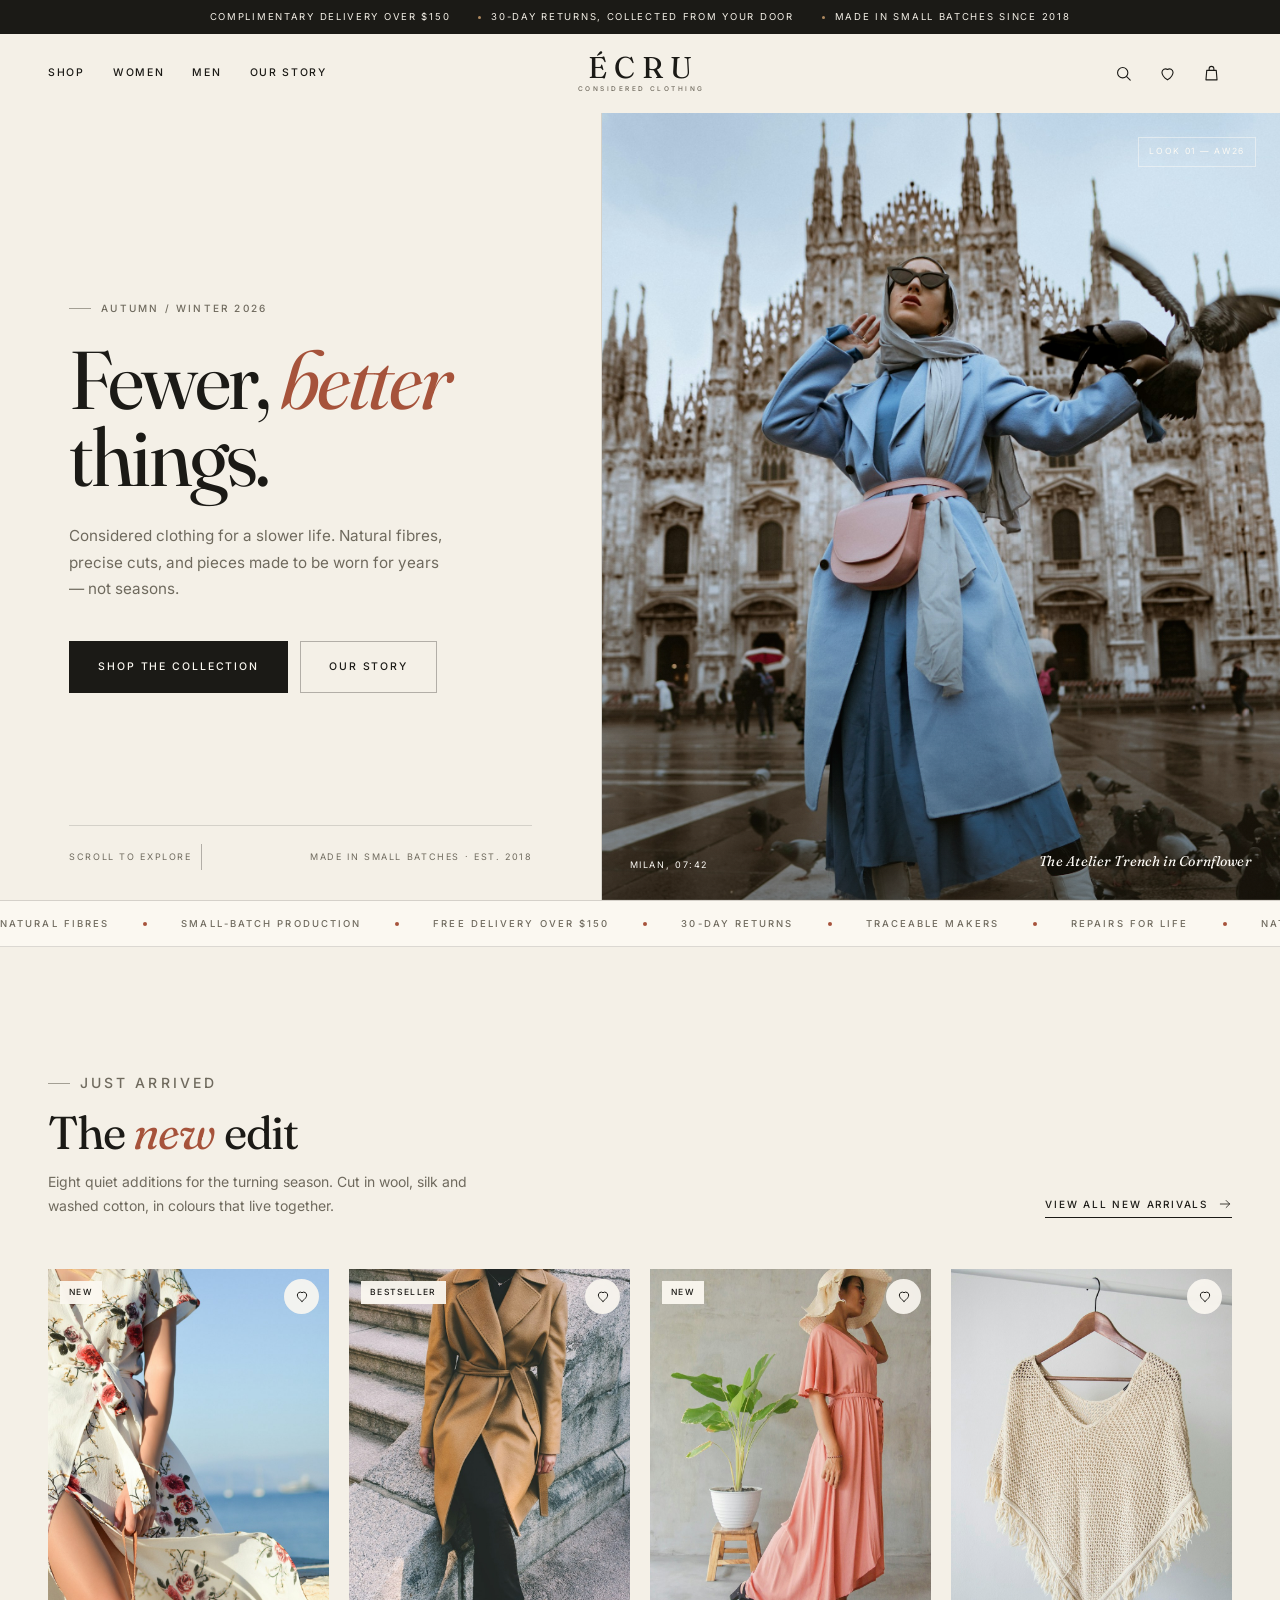
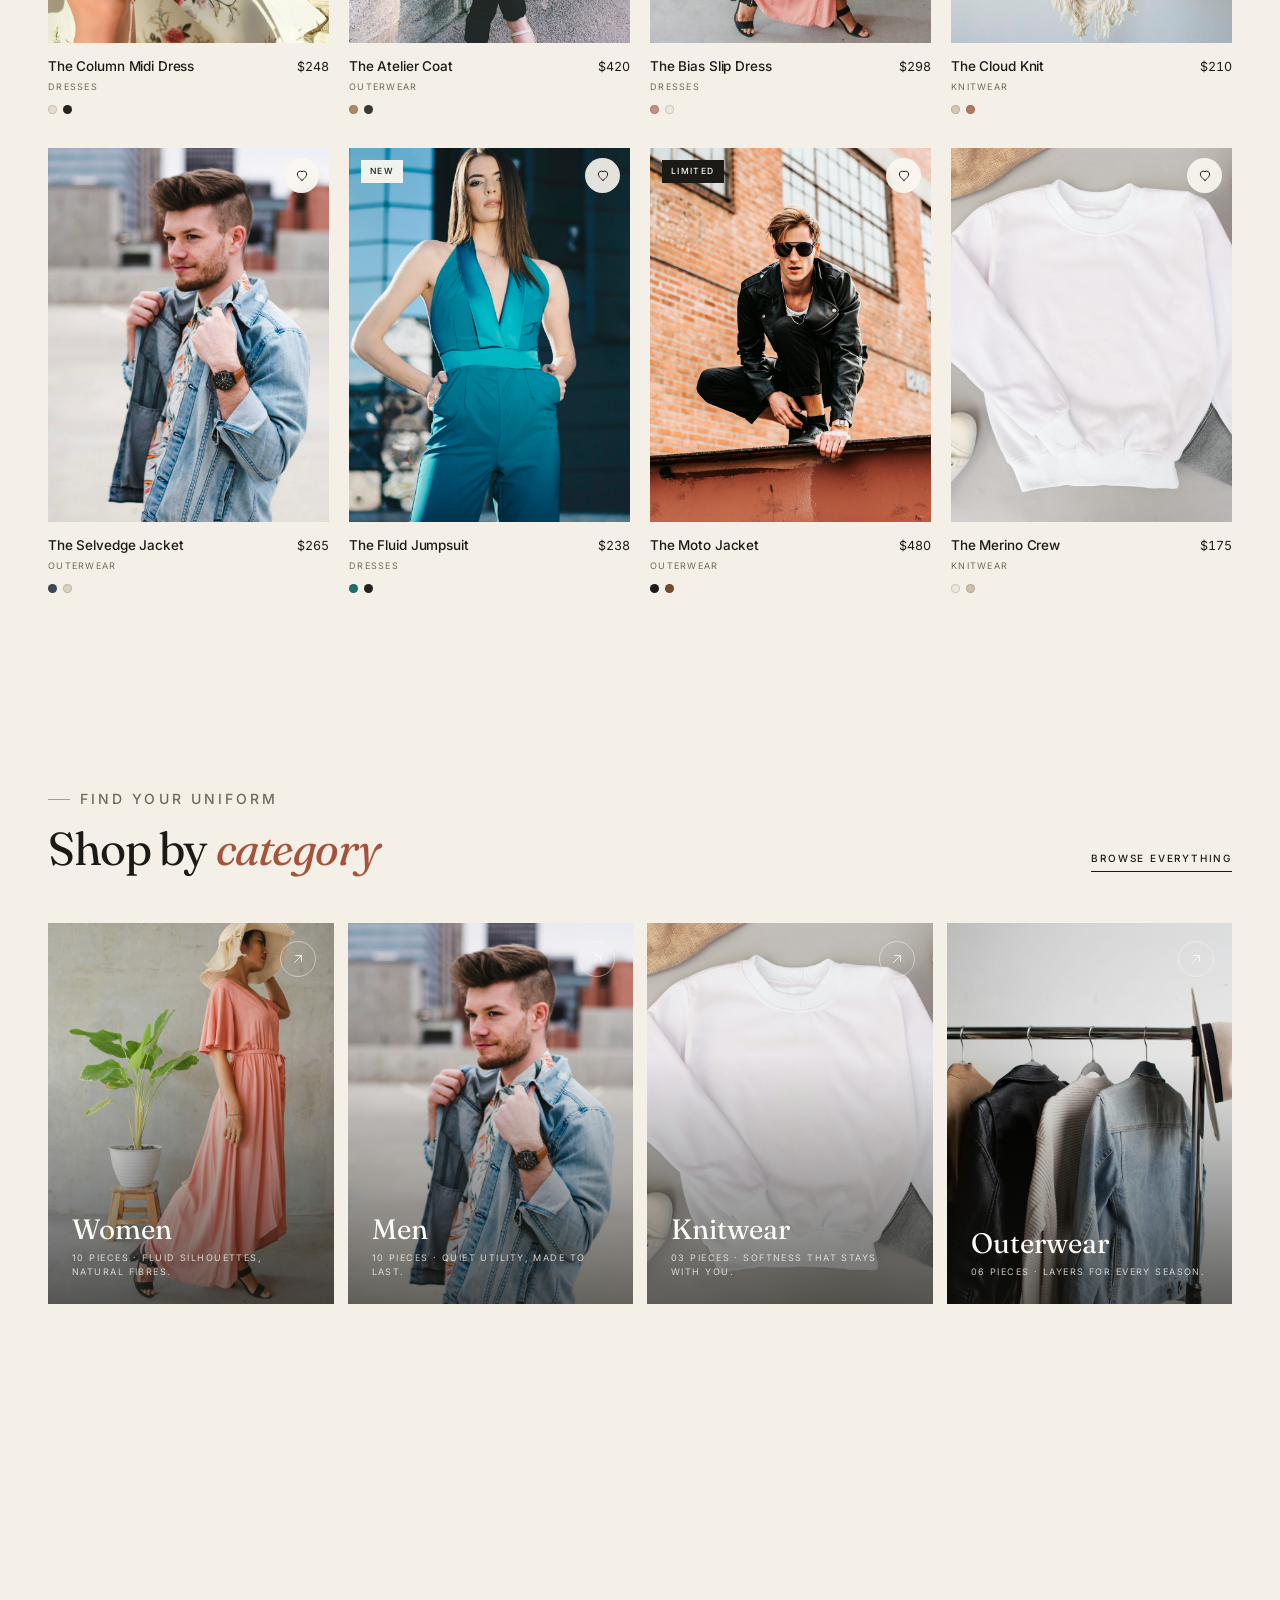
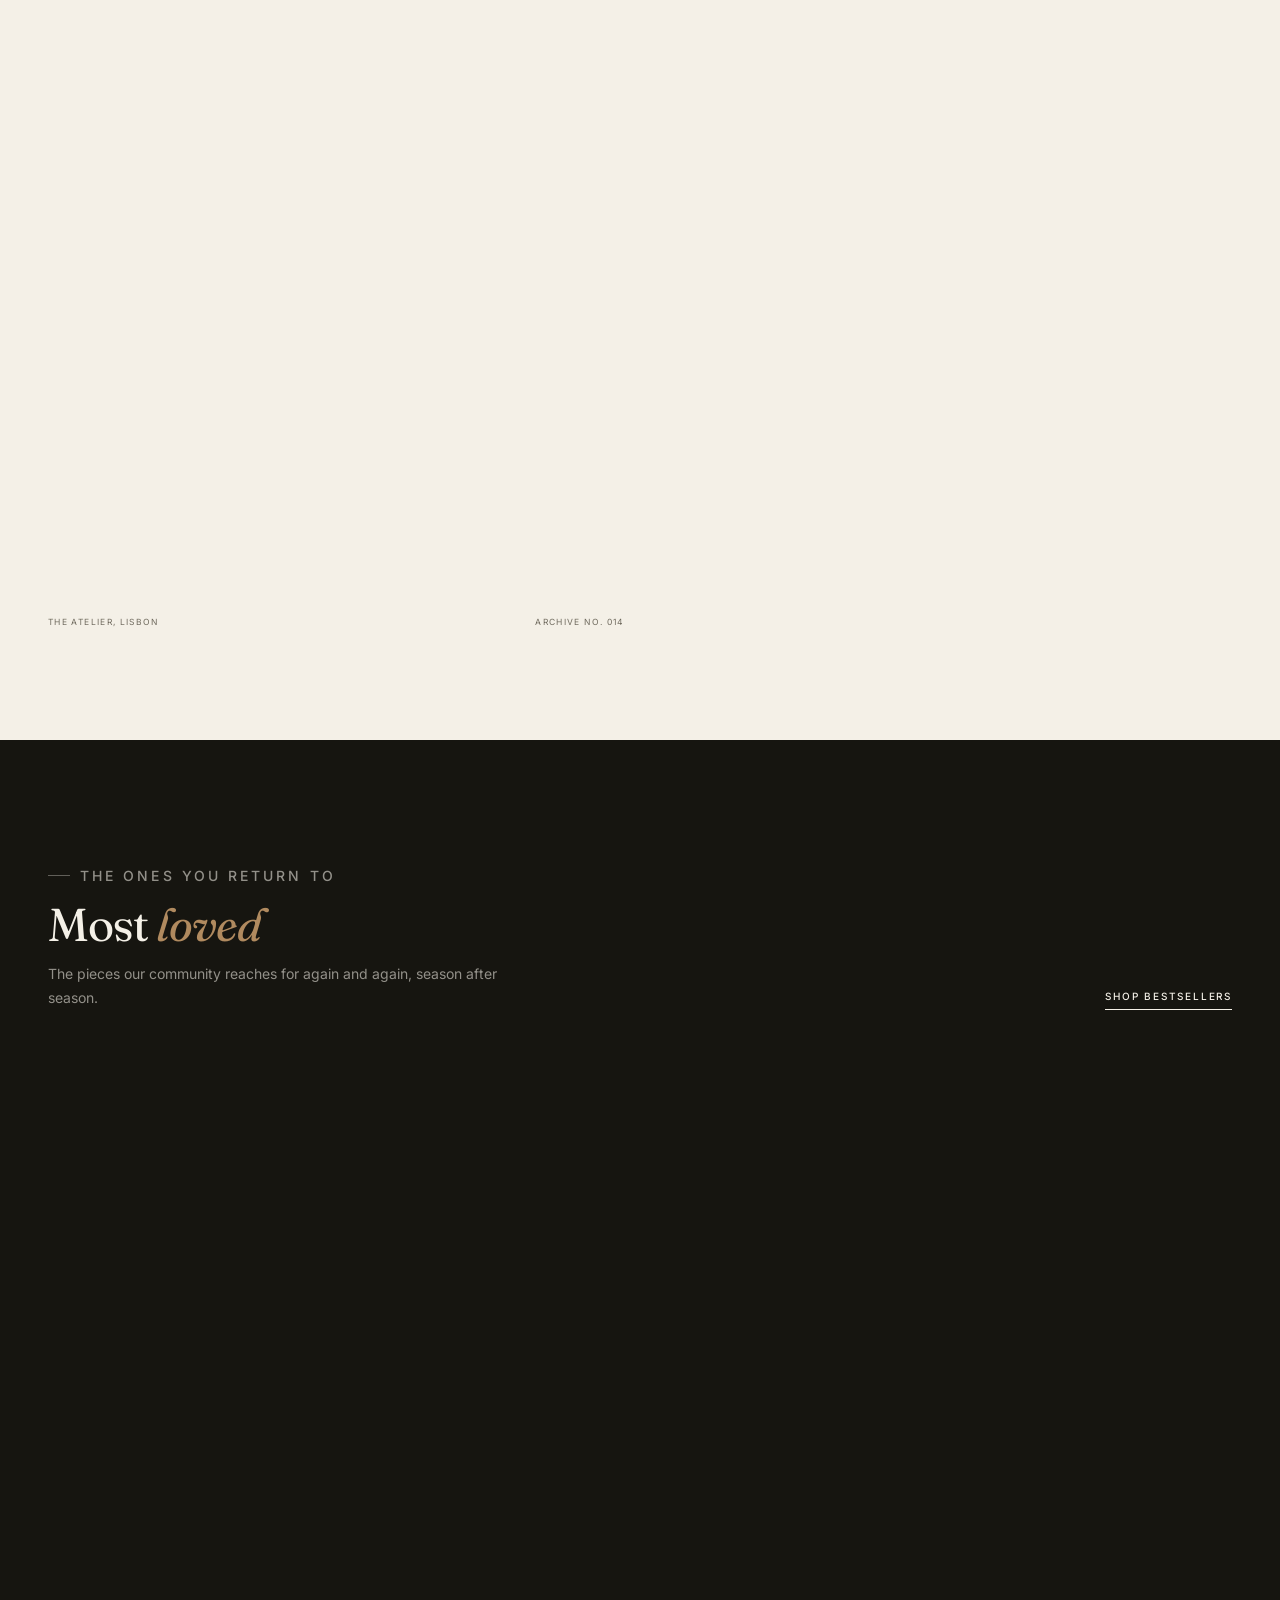
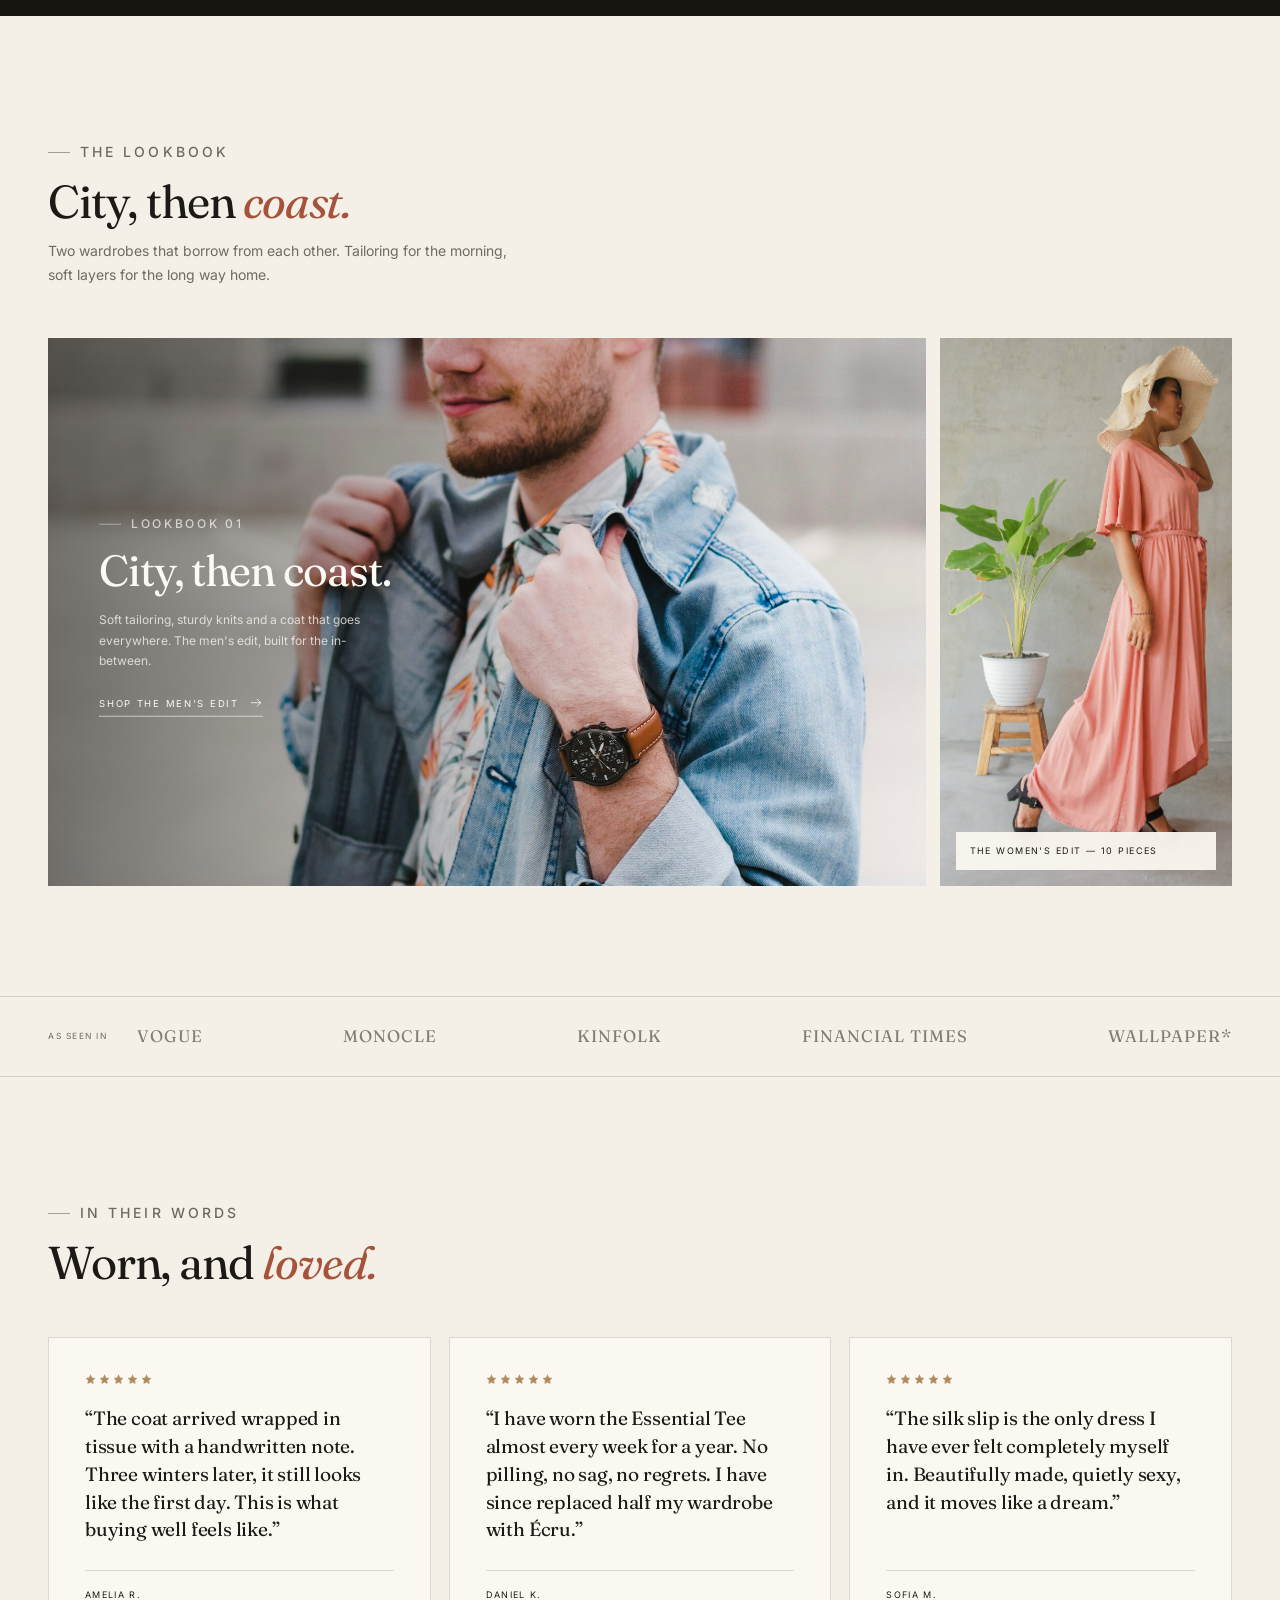
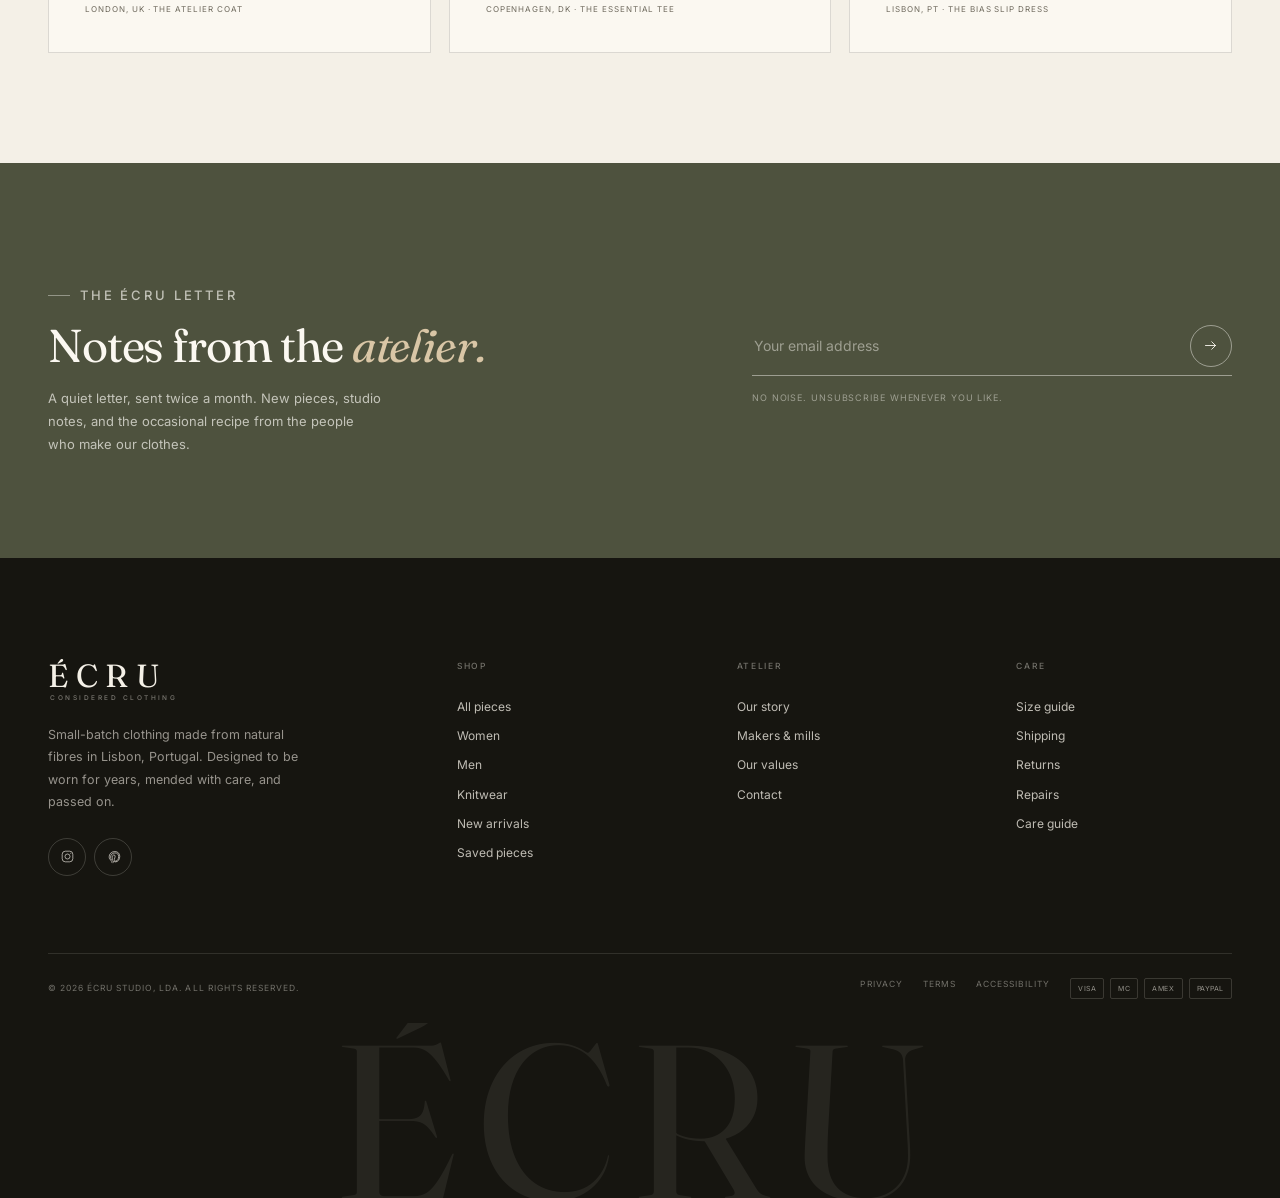
<file: index.html>
<!doctype html>
<html lang="en">
  <head>
    <meta charset="utf-8">
    <meta name="viewport" content="width=device-width, initial-scale=1">
    <title>ÉCRU — Considered clothing for a slower life</title>
    <meta name="description" content="Écru is a small-batch clothing atelier making natural-fibre pieces designed to be worn for years, not seasons. Shop women's and men's ready-to-wear.">
    <link rel="icon" href="assets/favicon.svg" type="image/svg+xml">
    <link rel="preload" href="assets/fonts/fraunces.woff2" as="font" type="font/woff2" crossorigin>
    <link rel="preload" href="assets/fonts/inter.woff2" as="font" type="font/woff2" crossorigin>
    <link rel="stylesheet" href="assets/css/base.css">
    <link rel="stylesheet" href="assets/css/components.css">
    <link rel="stylesheet" href="assets/css/overlays.css">
    <link rel="stylesheet" href="assets/css/pages.css">
    <link rel="stylesheet" href="assets/css/responsive.css">
    <script>document.documentElement.classList.add('js');</script>
    <script type="module" src="assets/js/home.js"></script>
  </head>
  <body data-page="home">
    <a class="skip-link" href="#main">Skip to content</a>

    <div class="announcement">
      <div class="container announcement__inner">
        <span class="announcement__item">Complimentary delivery over $150</span>
        <span class="announcement__item">30-day returns, collected from your door</span>
        <span class="announcement__item">Made in small batches since 2018</span>
      </div>
    </div>

    <header class="site-header" data-header>
      <div class="container header__inner">
        <nav class="nav-main" aria-label="Primary">
          <a href="shop.html">Shop</a>
          <a href="shop.html?category=women">Women</a>
          <a href="shop.html?category=men">Men</a>
          <a href="about.html">Our story</a>
        </nav>
        <a class="logo" href="index.html" aria-label="Écru home">
          ÉCRU
          <small>Considered clothing</small>
        </a>
        <div class="header-actions">
          <button class="icon-btn" type="button" data-open-search aria-label="Search">
            <svg viewBox="0 0 24 24" fill="none" stroke="currentColor" stroke-width="1.4" stroke-linecap="round" aria-hidden="true"><circle cx="11" cy="11" r="6.5"/><path d="m16 16 4.5 4.5"/></svg>
          </button>
          <a class="icon-btn header__saved" href="shop.html?saved=1" aria-label="Saved pieces">
            <svg viewBox="0 0 24 24" fill="none" stroke="currentColor" stroke-width="1.4" stroke-linecap="round" stroke-linejoin="round" aria-hidden="true"><path d="M12 20s-7-4.35-7-9.5A4.5 4.5 0 0 1 12 7a4.5 4.5 0 0 1 7 3.5C19 15.65 12 20 12 20Z"/></svg>
            <span class="count" data-wishlist-count>0</span>
          </a>
          <button class="icon-btn" type="button" data-open-cart aria-label="Open bag">
            <svg viewBox="0 0 24 24" fill="none" stroke="currentColor" stroke-width="1.4" stroke-linecap="round" stroke-linejoin="round" aria-hidden="true"><path d="M6 8h12l1 12H5L6 8Z"/><path d="M9 8V6a3 3 0 0 1 6 0v2"/></svg>
            <span class="count" data-cart-count>0</span>
          </button>
          <button class="icon-btn menu-btn" type="button" data-open-menu aria-label="Open menu">
            <svg viewBox="0 0 24 24" fill="none" stroke="currentColor" stroke-width="1.4" stroke-linecap="round" aria-hidden="true"><path d="M3 6h18M3 12h18M3 18h18"/></svg>
          </button>
        </div>
      </div>
    </header>

    <main id="main">
      <section class="hero">
        <div class="hero__copy">
          <p class="eyebrow hero__eyebrow">Autumn / Winter 2026</p>
          <h1 class="display-xl hero__title">Fewer, <em>better</em> things.</h1>
          <p class="hero__text">Considered clothing for a slower life. Natural fibres, precise cuts, and pieces made to be worn for years — not seasons.</p>
          <div class="hero__actions">
            <a class="btn btn--primary" href="shop.html">Shop the collection</a>
            <a class="btn btn--outline" href="about.html">Our story</a>
          </div>
          <div class="hero__foot">
            <span class="scroll-cue">Scroll to explore</span>
            <span>Made in small batches · Est. 2018</span>
          </div>
        </div>
        <div class="hero__media">
          <img src="assets/images/editorial/milan.jpg" alt="A model in a cornflower blue trench coat on a Milan street" width="1600" height="2000" fetchpriority="high">
          <span class="hero__index">Look 01 — AW26</span>
          <div class="hero__caption">
            <p>Milan, 07:42</p>
            <span>The Atelier Trench in Cornflower</span>
          </div>
        </div>
      </section>

      <div class="marquee" aria-hidden="true">
        <div class="marquee__track">
          <div class="marquee__group">
            <span>Natural fibres</span><i></i>
            <span>Small-batch production</span><i></i>
            <span>Free delivery over $150</span><i></i>
            <span>30-day returns</span><i></i>
            <span>Traceable makers</span><i></i>
            <span>Repairs for life</span><i></i>
          </div>
          <div class="marquee__group">
            <span>Natural fibres</span><i></i>
            <span>Small-batch production</span><i></i>
            <span>Free delivery over $150</span><i></i>
            <span>30-day returns</span><i></i>
            <span>Traceable makers</span><i></i>
            <span>Repairs for life</span><i></i>
          </div>
        </div>
      </div>

      <section class="section">
        <div class="container">
          <div class="section-head">
            <div class="section-head__copy">
              <p class="eyebrow">Just arrived</p>
              <h2 class="section-title">The <em>new</em> edit</h2>
              <p>Eight quiet additions for the turning season. Cut in wool, silk and washed cotton, in colours that live together.</p>
            </div>
            <a class="link-arrow section-head__link" href="shop.html?sort=newest">
              View all new arrivals
              <svg viewBox="0 0 24 24" fill="none" stroke="currentColor" stroke-width="1.4" stroke-linecap="round" stroke-linejoin="round" aria-hidden="true"><path d="M4 12h16m-6-6 6 6-6 6"/></svg>
            </a>
          </div>
          <div class="product-grid" id="new-arrivals"></div>
        </div>
      </section>

      <section class="section section--tight">
        <div class="container">
          <div class="section-head">
            <div class="section-head__copy">
              <p class="eyebrow">Find your uniform</p>
              <h2 class="section-title">Shop by <em>category</em></h2>
            </div>
            <a class="link-arrow section-head__link" href="shop.html">Browse everything</a>
          </div>
          <div class="category-grid" id="category-grid"></div>
        </div>
      </section>

      <section class="section">
        <div class="container">
          <div class="editorial">
            <div>
              <div class="editorial__media" data-reveal>
                <img src="assets/images/editorial/atelier-rack.jpg" alt="A rail of Écru garments in the Lisbon atelier" loading="lazy" width="1200" height="1500">
              </div>
              <div class="editorial__caption">
                <span>The atelier, Lisbon</span>
                <span>Archive no. 014</span>
              </div>
            </div>
            <div class="editorial__body" data-reveal style="--delay:0.1s">
              <p class="eyebrow">Our philosophy</p>
              <h2 class="section-title">Fewer, better <em>things.</em></h2>
              <p>We make a small number of pieces each season, slowly, with mills and makers we know by name. Every seam is considered. Every fibre is traceable. Nothing is designed to be replaced next year.</p>
              <p>Our clothes are meant to be lived in — softened by wear, mended when needed, and kept for a very long time.</p>
              <a class="link-arrow" href="about.html">
                Read our story
                <svg viewBox="0 0 24 24" fill="none" stroke="currentColor" stroke-width="1.4" stroke-linecap="round" stroke-linejoin="round" aria-hidden="true"><path d="M4 12h16m-6-6 6 6-6 6"/></svg>
              </a>
              <div class="stats">
                <div>
                  <p class="stat__value">100%</p>
                  <p class="stat__label">Natural &amp; traceable fibres</p>
                </div>
                <div>
                  <p class="stat__value">14</p>
                  <p class="stat__label">Mills and ateliers in our circle</p>
                </div>
                <div>
                  <p class="stat__value">2×</p>
                  <p class="stat__label">Yearly collections, never more</p>
                </div>
              </div>
            </div>
          </div>
        </div>
      </section>

      <section class="section section--dark">
        <div class="container">
          <div class="section-head">
            <div class="section-head__copy">
              <p class="eyebrow">The ones you return to</p>
              <h2 class="section-title">Most <em>loved</em></h2>
              <p>The pieces our community reaches for again and again, season after season.</p>
            </div>
            <a class="link-arrow section-head__link" href="shop.html">Shop bestsellers</a>
          </div>
          <div class="product-grid" id="bestsellers"></div>
        </div>
      </section>

      <section class="section">
        <div class="container">
          <div class="section-head">
            <div class="section-head__copy">
              <p class="eyebrow">The lookbook</p>
              <h2 class="section-title">City, then <em>coast.</em></h2>
              <p>Two wardrobes that borrow from each other. Tailoring for the morning, soft layers for the long way home.</p>
            </div>
          </div>
          <div class="lookbook-grid">
            <a class="lookbook-card lookbook-card--large" href="shop.html?category=men" data-reveal>
              <img src="assets/images/editorial/lookbook-men.jpg" alt="A man in a relaxed wool coat walking through the city" loading="lazy" width="1600" height="1000">
              <div class="lookbook-card__copy">
                <p class="eyebrow">Lookbook 01</p>
                <h3>City, then coast.</h3>
                <p>Soft tailoring, sturdy knits and a coat that goes everywhere. The men's edit, built for the in-between.</p>
                <span class="lookbook-card__cta">
                  Shop the men's edit
                  <svg viewBox="0 0 24 24" fill="none" stroke="currentColor" stroke-width="1.4" stroke-linecap="round" stroke-linejoin="round" aria-hidden="true"><path d="M4 12h16m-6-6 6 6-6 6"/></svg>
                </span>
              </div>
            </a>
            <a class="lookbook-card lookbook-card--small" href="shop.html?category=women" data-reveal style="--delay:0.1s">
              <img src="assets/images/editorial/lookbook-women.jpg" alt="A woman in a fluid dress by the coast" loading="lazy" width="900" height="1200">
              <span class="lookbook-card__tag">The women's edit — 10 pieces</span>
            </a>
          </div>
        </div>
      </section>

      <section class="press">
        <div class="container press__inner">
          <span class="press__label">As seen in</span>
          <div class="press__logos">
            <span>VOGUE</span>
            <span>MONOCLE</span>
            <span>KINFOLK</span>
            <span>FINANCIAL TIMES</span>
            <span>WALLPAPER*</span>
          </div>
        </div>
      </section>

      <section class="section">
        <div class="container">
          <div class="section-head">
            <div class="section-head__copy">
              <p class="eyebrow">In their words</p>
              <h2 class="section-title">Worn, and <em>loved.</em></h2>
            </div>
          </div>
          <div class="testimonials" id="testimonials"></div>
        </div>
      </section>

      <section class="newsletter">
        <div class="container newsletter__inner">
          <div class="newsletter__copy">
            <p class="eyebrow">The Écru letter</p>
            <h2 class="section-title">Notes from the <em>atelier.</em></h2>
            <p>A quiet letter, sent twice a month. New pieces, studio notes, and the occasional recipe from the people who make our clothes.</p>
          </div>
          <form class="newsletter__form" data-newsletter novalidate>
            <div class="newsletter__field">
              <label class="sr-only" for="newsletter-email">Email address</label>
              <input id="newsletter-email" type="email" name="email" placeholder="Your email address" autocomplete="email" required>
              <button class="newsletter__submit" type="submit" aria-label="Subscribe">
                <svg viewBox="0 0 24 24" fill="none" stroke="currentColor" stroke-width="1.4" stroke-linecap="round" stroke-linejoin="round" aria-hidden="true"><path d="M4 12h16m-6-6 6 6-6 6"/></svg>
              </button>
            </div>
            <div class="newsletter__success">
              <svg viewBox="0 0 24 24" fill="none" stroke="currentColor" stroke-width="1.4" stroke-linecap="round" stroke-linejoin="round" aria-hidden="true"><path d="m4 12 5 5L20 6"/></svg>
              <span>Welcome in. A quiet note is on its way.</span>
            </div>
            <p class="newsletter__note">No noise. Unsubscribe whenever you like.</p>
          </form>
        </div>
      </section>
    </main>

    <footer class="site-footer">
      <div class="container">
        <div class="footer-grid">
          <div class="footer-brand">
            <a class="logo" href="index.html" aria-label="Écru home">
              ÉCRU
              <small>Considered clothing</small>
            </a>
            <p>Small-batch clothing made from natural fibres in Lisbon, Portugal. Designed to be worn for years, mended with care, and passed on.</p>
            <div class="footer-social">
              <a href="https://www.instagram.com" aria-label="Instagram" rel="noreferrer">
                <svg viewBox="0 0 24 24" fill="none" stroke="currentColor" stroke-width="1.4" aria-hidden="true"><rect x="3.5" y="3.5" width="17" height="17" rx="5"/><circle cx="12" cy="12" r="4"/><circle cx="17.2" cy="6.8" r=".8" fill="currentColor" stroke="none"/></svg>
              </a>
              <a href="https://www.pinterest.com" aria-label="Pinterest" rel="noreferrer">
                <svg viewBox="0 0 24 24" fill="none" stroke="currentColor" stroke-width="1.4" stroke-linecap="round" aria-hidden="true"><path d="M9 21c.5-2 1.5-5.5 1.5-5.5S10 14.5 10 13c0-2 1.2-3.5 2.7-3.5 1.3 0 1.9 1 1.9 2.1 0 1.3-.8 3.2-1.3 5-.4 1.5.8 2.8 2.3 2.8 2.8 0 4.6-3.5 4.6-7.6 0-3.2-2.1-5.5-5.9-5.5-4.3 0-7 3.2-7 6.7 0 1.2.4 2.5 1 3.2.1.1.1.2.1.4-.1.3-.2.9-.2 1-.1.3-.3.4-.6.2-1.7-.8-2.5-3-2.5-5.4C5 8.3 8.5 4 14.2 4 18.8 4 22 7.3 22 11.7c0 5.1-2.8 8.9-6.9 8.9-1.4 0-2.7-.8-3.1-1.7l-.8 3.1"/></svg>
              </a>
            </div>
          </div>
          <div class="footer-col">
            <h4>Shop</h4>
            <a href="shop.html">All pieces</a>
            <a href="shop.html?category=women">Women</a>
            <a href="shop.html?category=men">Men</a>
            <a href="shop.html?category=knitwear">Knitwear</a>
            <a href="shop.html?sort=newest">New arrivals</a>
            <a href="shop.html?saved=1">Saved pieces</a>
          </div>
          <div class="footer-col">
            <h4>Atelier</h4>
            <a href="about.html">Our story</a>
            <a href="about.html#makers">Makers &amp; mills</a>
            <a href="about.html#values">Our values</a>
            <a href="mailto:hello@ecru.studio">Contact</a>
          </div>
          <div class="footer-col">
            <h4>Care</h4>
            <a href="shop.html">Size guide</a>
            <a href="shop.html">Shipping</a>
            <a href="shop.html">Returns</a>
            <a href="shop.html">Repairs</a>
            <a href="shop.html">Care guide</a>
          </div>
        </div>
        <div class="footer-bottom">
          <p>© 2026 Écru Studio, Lda. All rights reserved.</p>
          <div class="footer-bottom__links">
            <a href="shop.html">Privacy</a>
            <a href="shop.html">Terms</a>
            <a href="shop.html">Accessibility</a>
            <span class="payments">
              <span>VISA</span>
              <span>MC</span>
              <span>AMEX</span>
              <span>PAYPAL</span>
            </span>
          </div>
        </div>
      </div>
      <div class="footer-wordmark" aria-hidden="true">ÉCRU</div>
    </footer>
  </body>
</html>
</file>
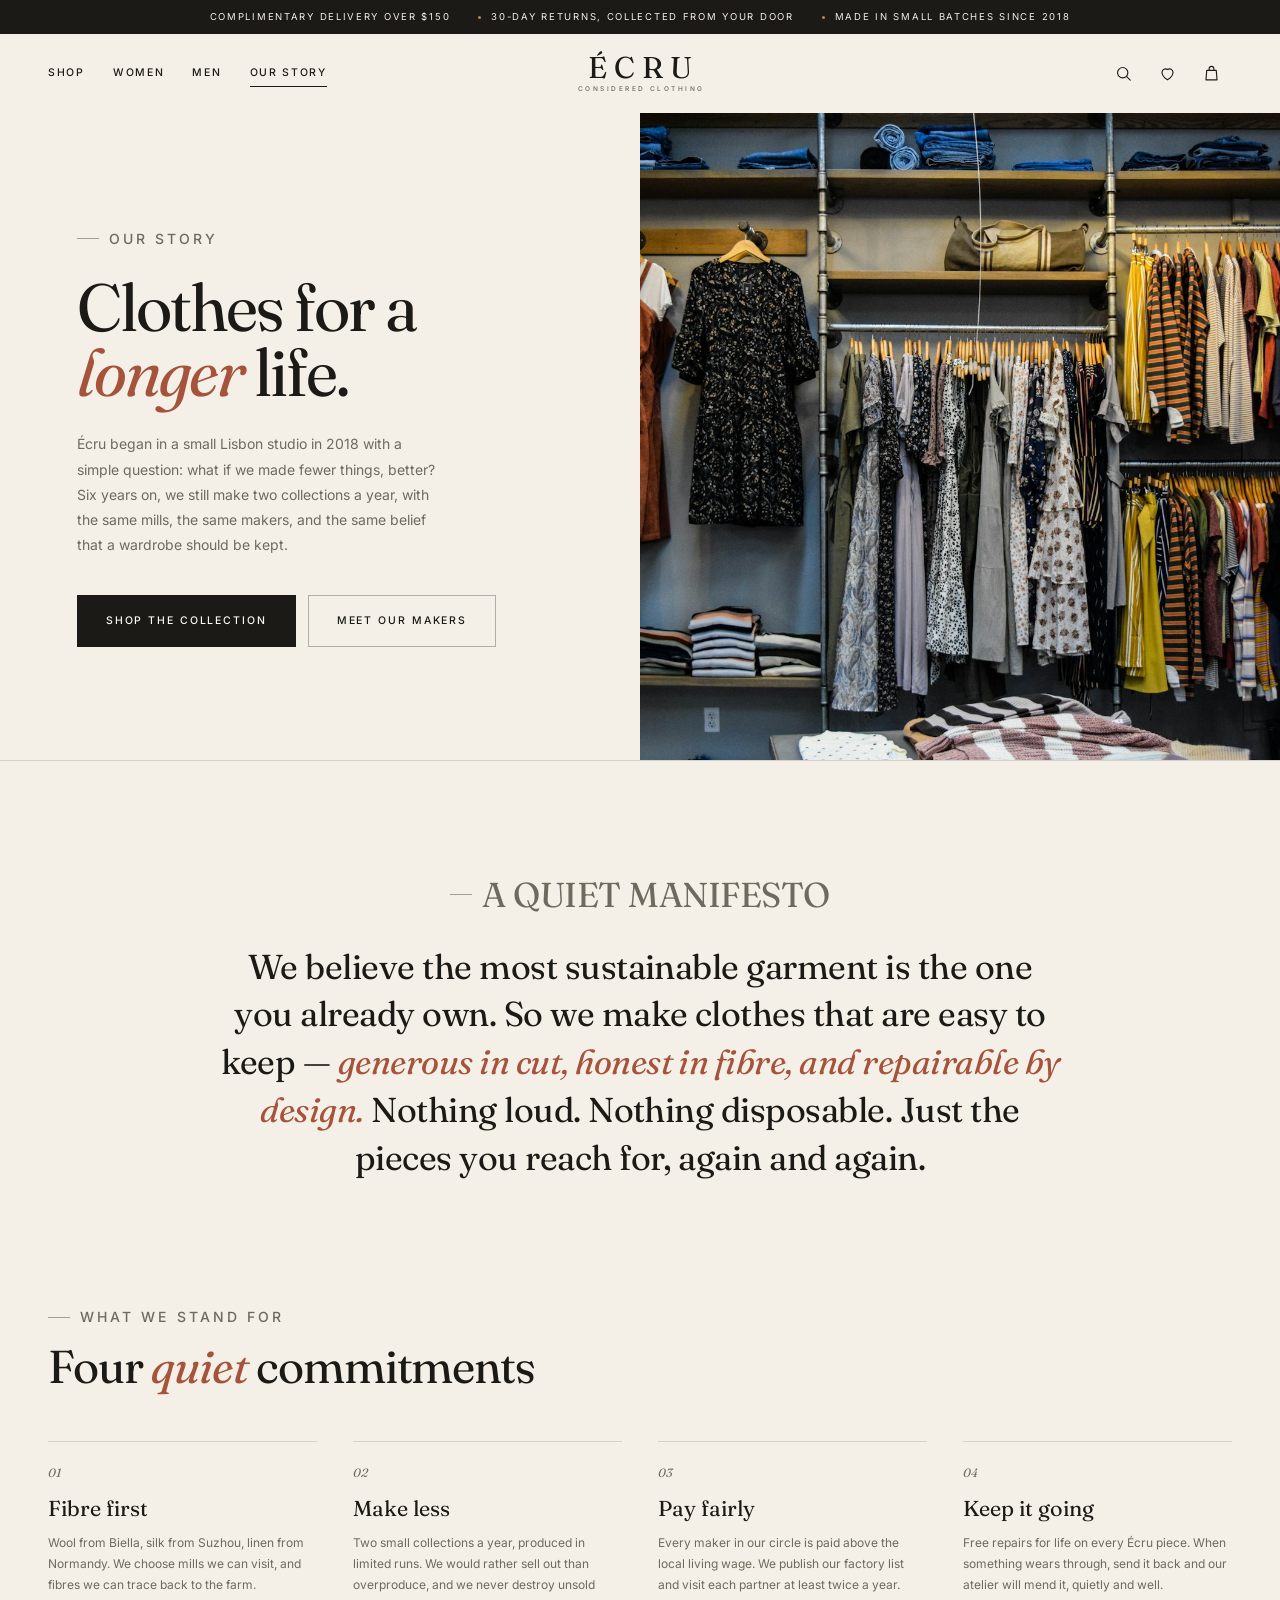
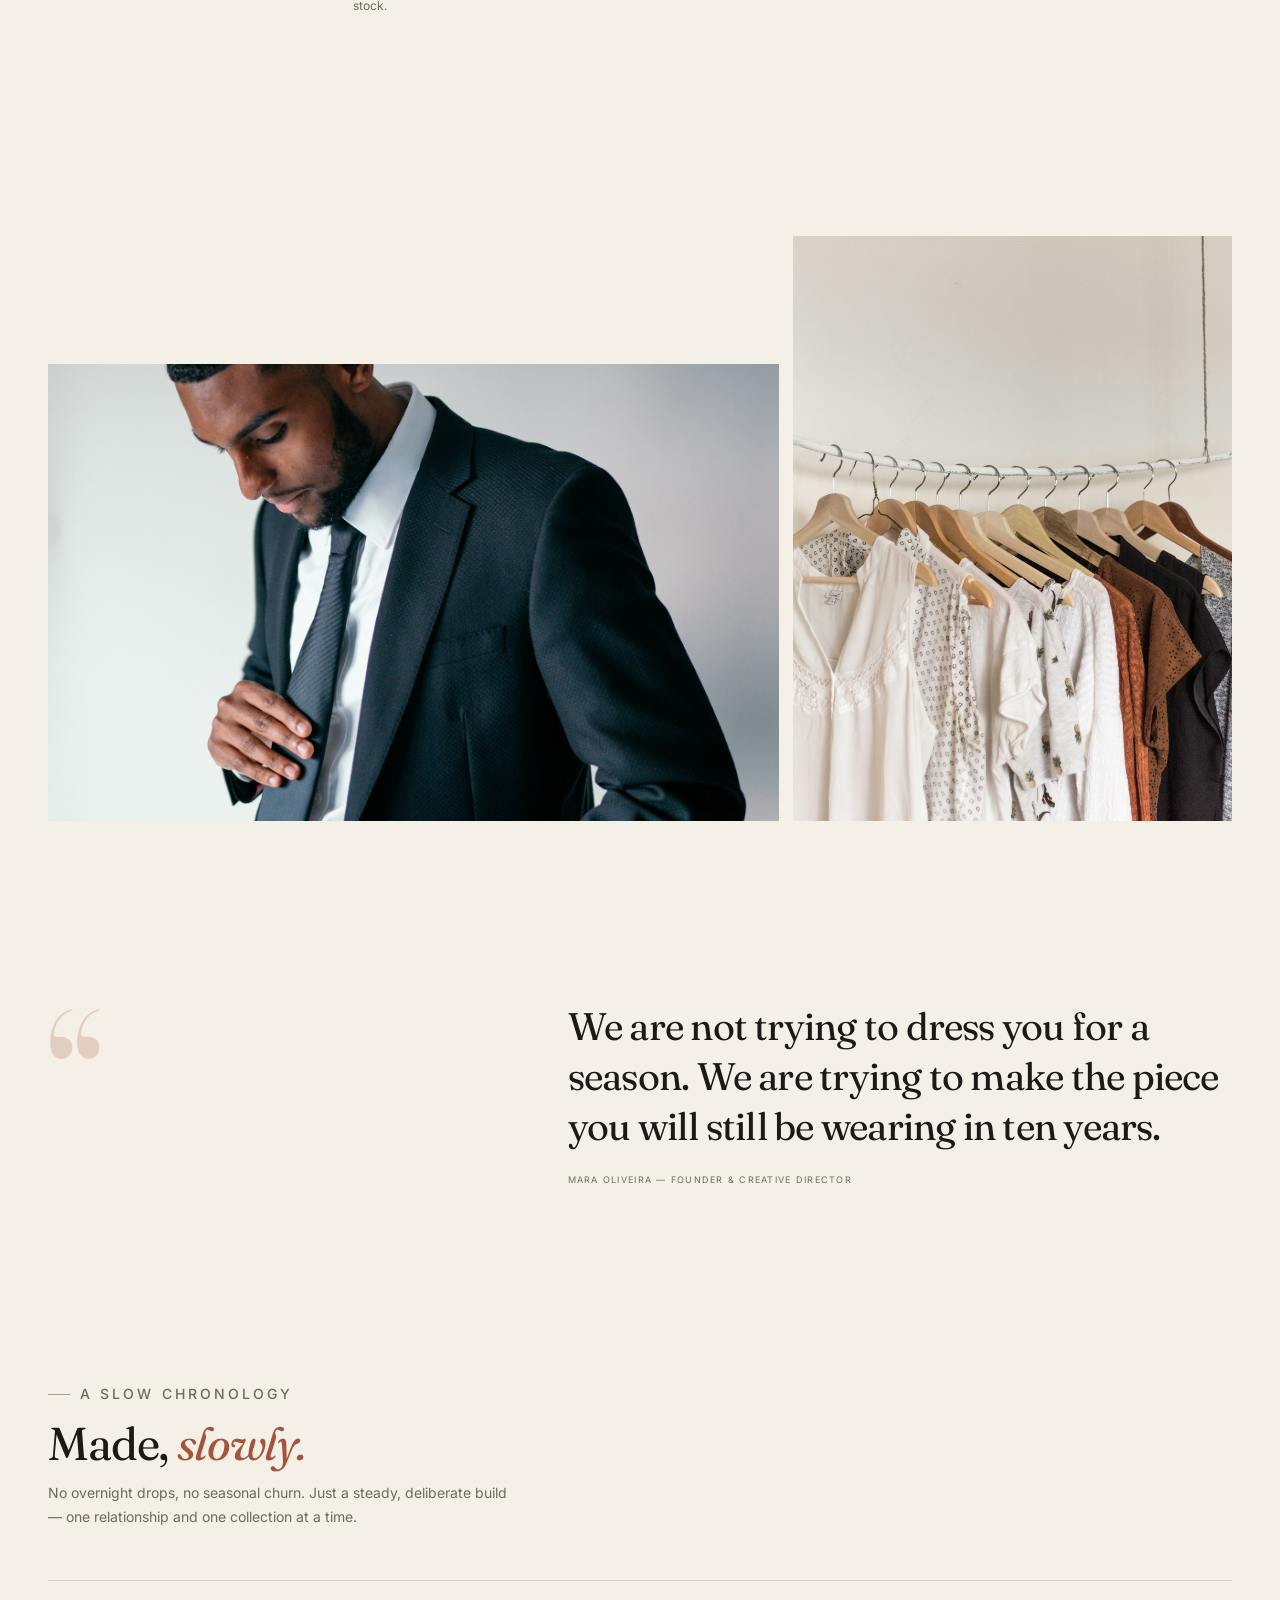
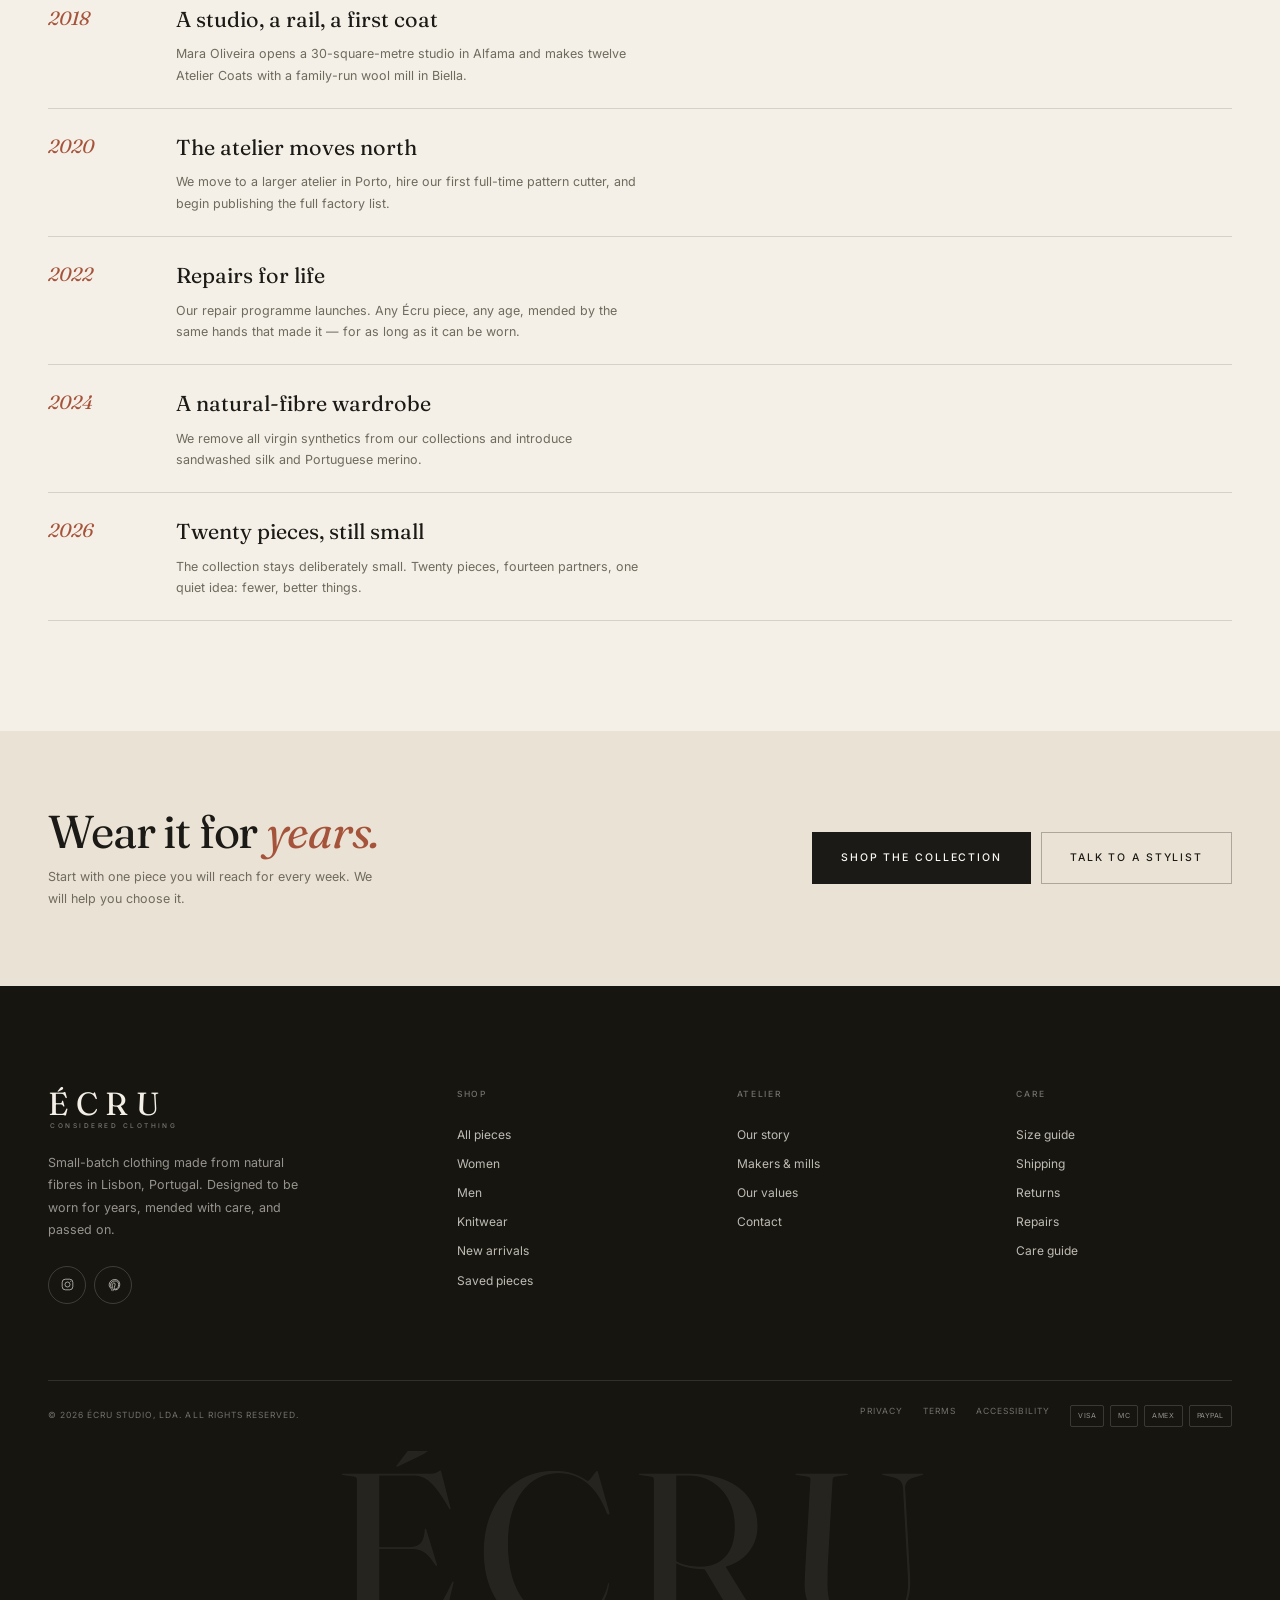
<file: about.html>
<!doctype html>
<html lang="en">
  <head>
    <meta charset="utf-8">
    <meta name="viewport" content="width=device-width, initial-scale=1">
    <title>Our story — ÉCRU</title>
    <meta name="description" content="Écru is a small-batch atelier in Lisbon making natural-fibre clothing with traceable makers and mills. Read our story, values and slow chronology.">
    <link rel="icon" href="assets/favicon.svg" type="image/svg+xml">
    <link rel="preload" href="assets/fonts/fraunces.woff2" as="font" type="font/woff2" crossorigin>
    <link rel="preload" href="assets/fonts/inter.woff2" as="font" type="font/woff2" crossorigin>
    <link rel="stylesheet" href="assets/css/base.css">
    <link rel="stylesheet" href="assets/css/components.css">
    <link rel="stylesheet" href="assets/css/overlays.css">
    <link rel="stylesheet" href="assets/css/pages.css">
    <link rel="stylesheet" href="assets/css/responsive.css">
    <script>document.documentElement.classList.add('js');</script>
    <script type="module" src="assets/js/app.js"></script>
  </head>
  <body data-page="about">
    <a class="skip-link" href="#main">Skip to content</a>

    <div class="announcement">
      <div class="container announcement__inner">
        <span class="announcement__item">Complimentary delivery over $150</span>
        <span class="announcement__item">30-day returns, collected from your door</span>
        <span class="announcement__item">Made in small batches since 2018</span>
      </div>
    </div>

    <header class="site-header" data-header>
      <div class="container header__inner">
        <nav class="nav-main" aria-label="Primary">
          <a href="shop.html">Shop</a>
          <a href="shop.html?category=women">Women</a>
          <a href="shop.html?category=men">Men</a>
          <a href="about.html">Our story</a>
        </nav>
        <a class="logo" href="index.html" aria-label="Écru home">
          ÉCRU
          <small>Considered clothing</small>
        </a>
        <div class="header-actions">
          <button class="icon-btn" type="button" data-open-search aria-label="Search">
            <svg viewBox="0 0 24 24" fill="none" stroke="currentColor" stroke-width="1.4" stroke-linecap="round" aria-hidden="true"><circle cx="11" cy="11" r="6.5"/><path d="m16 16 4.5 4.5"/></svg>
          </button>
          <a class="icon-btn header__saved" href="shop.html?saved=1" aria-label="Saved pieces">
            <svg viewBox="0 0 24 24" fill="none" stroke="currentColor" stroke-width="1.4" stroke-linecap="round" stroke-linejoin="round" aria-hidden="true"><path d="M12 20s-7-4.35-7-9.5A4.5 4.5 0 0 1 12 7a4.5 4.5 0 0 1 7 3.5C19 15.65 12 20 12 20Z"/></svg>
            <span class="count" data-wishlist-count>0</span>
          </a>
          <button class="icon-btn" type="button" data-open-cart aria-label="Open bag">
            <svg viewBox="0 0 24 24" fill="none" stroke="currentColor" stroke-width="1.4" stroke-linecap="round" stroke-linejoin="round" aria-hidden="true"><path d="M6 8h12l1 12H5L6 8Z"/><path d="M9 8V6a3 3 0 0 1 6 0v2"/></svg>
            <span class="count" data-cart-count>0</span>
          </button>
          <button class="icon-btn menu-btn" type="button" data-open-menu aria-label="Open menu">
            <svg viewBox="0 0 24 24" fill="none" stroke="currentColor" stroke-width="1.4" stroke-linecap="round" aria-hidden="true"><path d="M3 6h18M3 12h18M3 18h18"/></svg>
          </button>
        </div>
      </div>
    </header>

    <main id="main">
      <section class="about-hero">
        <div class="about-hero__copy">
          <p class="eyebrow">Our story</p>
          <h1 class="display-lg">Clothes for a <em>longer</em> life.</h1>
          <p>Écru began in a small Lisbon studio in 2018 with a simple question: what if we made fewer things, better? Six years on, we still make two collections a year, with the same mills, the same makers, and the same belief that a wardrobe should be kept.</p>
          <div class="hero__actions">
            <a class="btn btn--primary" href="shop.html">Shop the collection</a>
            <a class="btn btn--outline" href="#makers">Meet our makers</a>
          </div>
        </div>
        <div class="about-hero__media">
          <img src="assets/images/editorial/about-studio.jpg" alt="The Écru studio in Lisbon, with fabric swatches and patterns" width="1600" height="2000" fetchpriority="high">
        </div>
      </section>

      <section class="section">
        <div class="container">
          <div class="about-manifesto" data-reveal>
            <p class="eyebrow">A quiet manifesto</p>
            <p>We believe the most sustainable garment is the one you already own. So we make clothes that are easy to keep — <em>generous in cut, honest in fibre, and repairable by design.</em> Nothing loud. Nothing disposable. Just the pieces you reach for, again and again.</p>
          </div>
        </div>
      </section>

      <section class="section section--flush-top" id="values">
        <div class="container">
          <div class="section-head">
            <div class="section-head__copy">
              <p class="eyebrow">What we stand for</p>
              <h2 class="section-title">Four <em>quiet</em> commitments</h2>
            </div>
          </div>
          <div class="values-grid">
            <article class="value-card" data-reveal>
              <p class="value-card__num">01</p>
              <h3>Fibre first</h3>
              <p>Wool from Biella, silk from Suzhou, linen from Normandy. We choose mills we can visit, and fibres we can trace back to the farm.</p>
            </article>
            <article class="value-card" data-reveal style="--delay:0.06s">
              <p class="value-card__num">02</p>
              <h3>Make less</h3>
              <p>Two small collections a year, produced in limited runs. We would rather sell out than overproduce, and we never destroy unsold stock.</p>
            </article>
            <article class="value-card" data-reveal style="--delay:0.12s">
              <p class="value-card__num">03</p>
              <h3>Pay fairly</h3>
              <p>Every maker in our circle is paid above the local living wage. We publish our factory list and visit each partner at least twice a year.</p>
            </article>
            <article class="value-card" data-reveal style="--delay:0.18s">
              <p class="value-card__num">04</p>
              <h3>Keep it going</h3>
              <p>Free repairs for life on every Écru piece. When something wears through, send it back and our atelier will mend it, quietly and well.</p>
            </article>
          </div>
        </div>
      </section>

      <section class="section">
        <div class="container">
          <div class="about-images">
            <div class="about-images__large" data-reveal>
              <img src="assets/images/editorial/about-maker.jpg" alt="A maker at work at the Écru atelier" loading="lazy" width="1600" height="1000">
            </div>
            <div class="about-images__small" data-reveal style="--delay:0.1s">
              <img src="assets/images/editorial/linen-rack.jpg" alt="Linen garments hanging in the studio" loading="lazy" width="900" height="1200">
            </div>
          </div>
        </div>
      </section>

      <section class="section section--tight">
        <div class="container">
          <div class="about-quote" data-reveal>
            <div class="about-quote__mark" aria-hidden="true">“</div>
            <div>
              <blockquote>We are not trying to dress you for a season. We are trying to make the piece you will still be wearing in ten years.</blockquote>
              <cite>Mara Oliveira — Founder &amp; Creative Director</cite>
            </div>
          </div>
        </div>
      </section>

      <section class="section" id="makers">
        <div class="container">
          <div class="section-head">
            <div class="section-head__copy">
              <p class="eyebrow">A slow chronology</p>
              <h2 class="section-title">Made, <em>slowly.</em></h2>
              <p>No overnight drops, no seasonal churn. Just a steady, deliberate build — one relationship and one collection at a time.</p>
            </div>
          </div>
          <div class="timeline">
            <div class="timeline__row" data-reveal>
              <p class="timeline__year">2018</p>
              <div class="timeline__body">
                <h3>A studio, a rail, a first coat</h3>
                <p>Mara Oliveira opens a 30-square-metre studio in Alfama and makes twelve Atelier Coats with a family-run wool mill in Biella.</p>
              </div>
            </div>
            <div class="timeline__row" data-reveal>
              <p class="timeline__year">2020</p>
              <div class="timeline__body">
                <h3>The atelier moves north</h3>
                <p>We move to a larger atelier in Porto, hire our first full-time pattern cutter, and begin publishing the full factory list.</p>
              </div>
            </div>
            <div class="timeline__row" data-reveal>
              <p class="timeline__year">2022</p>
              <div class="timeline__body">
                <h3>Repairs for life</h3>
                <p>Our repair programme launches. Any Écru piece, any age, mended by the same hands that made it — for as long as it can be worn.</p>
              </div>
            </div>
            <div class="timeline__row" data-reveal>
              <p class="timeline__year">2024</p>
              <div class="timeline__body">
                <h3>A natural-fibre wardrobe</h3>
                <p>We remove all virgin synthetics from our collections and introduce sandwashed silk and Portuguese merino.</p>
              </div>
            </div>
            <div class="timeline__row" data-reveal>
              <p class="timeline__year">2026</p>
              <div class="timeline__body">
                <h3>Twenty pieces, still small</h3>
                <p>The collection stays deliberately small. Twenty pieces, fourteen partners, one quiet idea: fewer, better things.</p>
              </div>
            </div>
          </div>
        </div>
      </section>

      <section class="cta-band">
        <div class="container cta-band__inner">
          <div>
            <h2>Wear it for <em>years.</em></h2>
            <p>Start with one piece you will reach for every week. We will help you choose it.</p>
          </div>
          <div class="cta-band__actions">
            <a class="btn btn--primary" href="shop.html">Shop the collection</a>
            <a class="btn btn--outline" href="mailto:hello@ecru.studio">Talk to a stylist</a>
          </div>
        </div>
      </section>
    </main>

    <footer class="site-footer">
      <div class="container">
        <div class="footer-grid">
          <div class="footer-brand">
            <a class="logo" href="index.html" aria-label="Écru home">
              ÉCRU
              <small>Considered clothing</small>
            </a>
            <p>Small-batch clothing made from natural fibres in Lisbon, Portugal. Designed to be worn for years, mended with care, and passed on.</p>
            <div class="footer-social">
              <a href="https://www.instagram.com" aria-label="Instagram" rel="noreferrer">
                <svg viewBox="0 0 24 24" fill="none" stroke="currentColor" stroke-width="1.4" aria-hidden="true"><rect x="3.5" y="3.5" width="17" height="17" rx="5"/><circle cx="12" cy="12" r="4"/><circle cx="17.2" cy="6.8" r=".8" fill="currentColor" stroke="none"/></svg>
              </a>
              <a href="https://www.pinterest.com" aria-label="Pinterest" rel="noreferrer">
                <svg viewBox="0 0 24 24" fill="none" stroke="currentColor" stroke-width="1.4" stroke-linecap="round" aria-hidden="true"><path d="M9 21c.5-2 1.5-5.5 1.5-5.5S10 14.5 10 13c0-2 1.2-3.5 2.7-3.5 1.3 0 1.9 1 1.9 2.1 0 1.3-.8 3.2-1.3 5-.4 1.5.8 2.8 2.3 2.8 2.8 0 4.6-3.5 4.6-7.6 0-3.2-2.1-5.5-5.9-5.5-4.3 0-7 3.2-7 6.7 0 1.2.4 2.5 1 3.2.1.1.1.2.1.4-.1.3-.2.9-.2 1-.1.3-.3.4-.6.2-1.7-.8-2.5-3-2.5-5.4C5 8.3 8.5 4 14.2 4 18.8 4 22 7.3 22 11.7c0 5.1-2.8 8.9-6.9 8.9-1.4 0-2.7-.8-3.1-1.7l-.8 3.1"/></svg>
              </a>
            </div>
          </div>
          <div class="footer-col">
            <h4>Shop</h4>
            <a href="shop.html">All pieces</a>
            <a href="shop.html?category=women">Women</a>
            <a href="shop.html?category=men">Men</a>
            <a href="shop.html?category=knitwear">Knitwear</a>
            <a href="shop.html?sort=newest">New arrivals</a>
            <a href="shop.html?saved=1">Saved pieces</a>
          </div>
          <div class="footer-col">
            <h4>Atelier</h4>
            <a href="about.html">Our story</a>
            <a href="about.html#makers">Makers &amp; mills</a>
            <a href="about.html#values">Our values</a>
            <a href="mailto:hello@ecru.studio">Contact</a>
          </div>
          <div class="footer-col">
            <h4>Care</h4>
            <a href="shop.html">Size guide</a>
            <a href="shop.html">Shipping</a>
            <a href="shop.html">Returns</a>
            <a href="shop.html">Repairs</a>
            <a href="shop.html">Care guide</a>
          </div>
        </div>
        <div class="footer-bottom">
          <p>© 2026 Écru Studio, Lda. All rights reserved.</p>
          <div class="footer-bottom__links">
            <a href="shop.html">Privacy</a>
            <a href="shop.html">Terms</a>
            <a href="shop.html">Accessibility</a>
            <span class="payments">
              <span>VISA</span>
              <span>MC</span>
              <span>AMEX</span>
              <span>PAYPAL</span>
            </span>
          </div>
        </div>
      </div>
      <div class="footer-wordmark" aria-hidden="true">ÉCRU</div>
    </footer>
  </body>
</html>
</file>
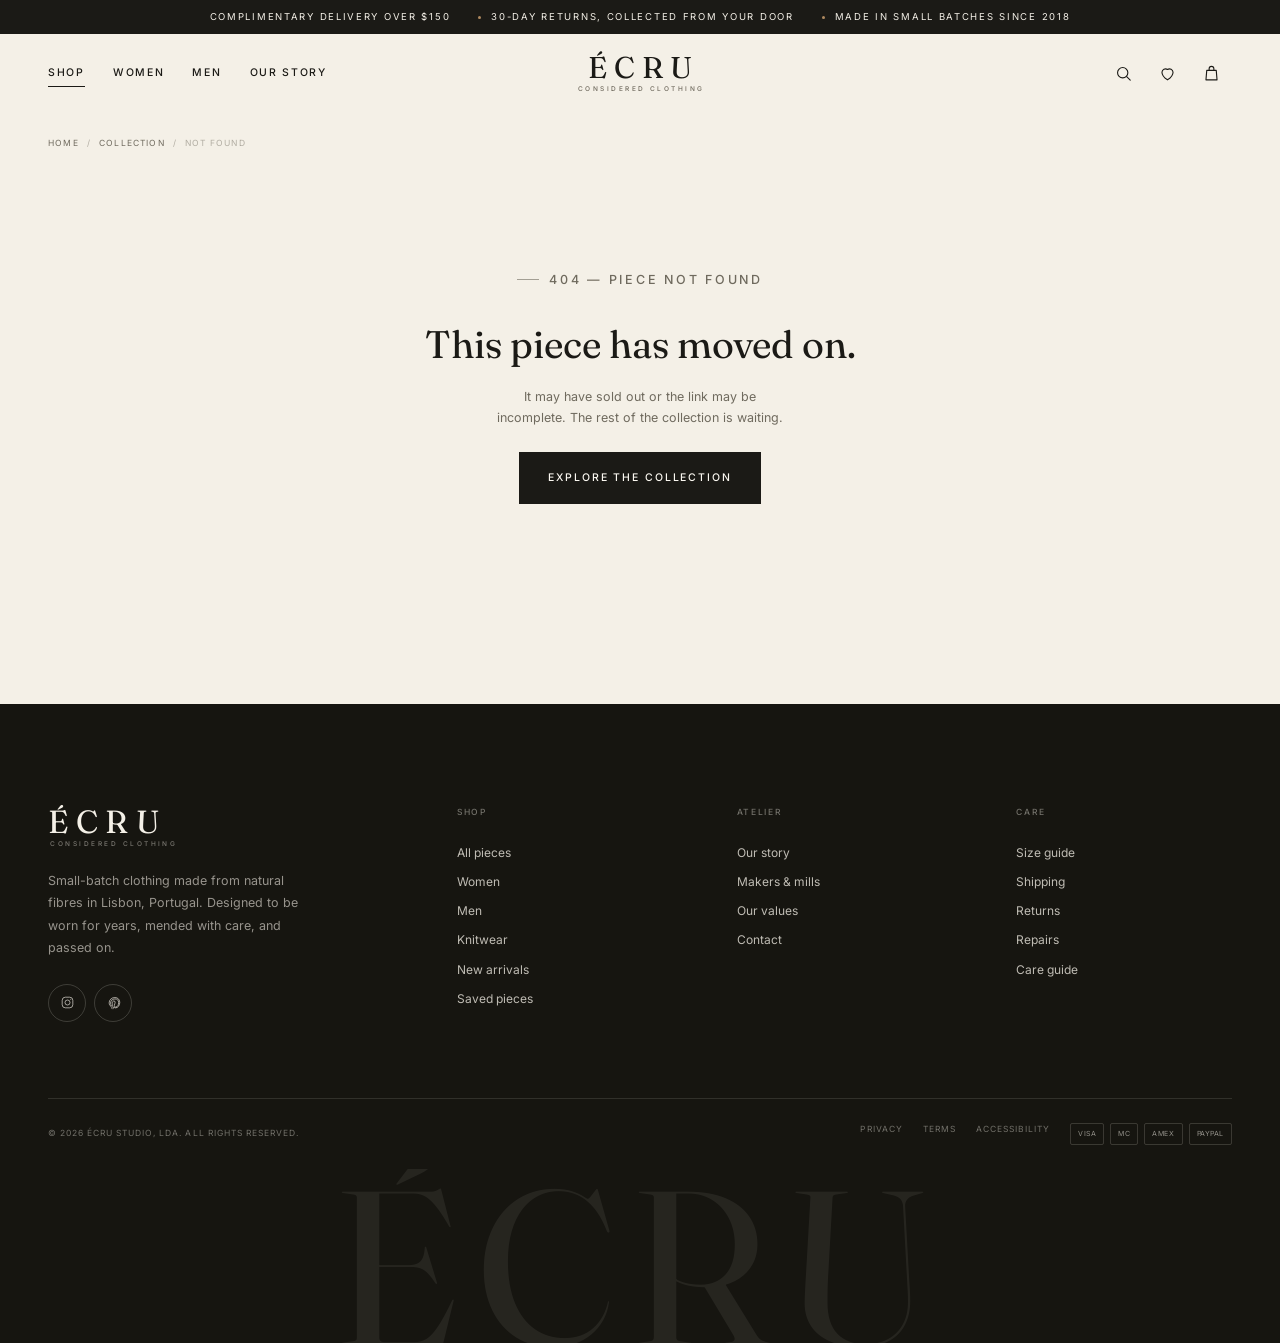
<file: product.html>
<!doctype html>
<html lang="en">
  <head>
    <meta charset="utf-8">
    <meta name="viewport" content="width=device-width, initial-scale=1">
    <title>Piece — ÉCRU</title>
    <meta name="description" content="Écru considered clothing in natural fibres. Explore the piece, its fabric, fit and care.">
    <link rel="icon" href="assets/favicon.svg" type="image/svg+xml">
    <link rel="preload" href="assets/fonts/fraunces.woff2" as="font" type="font/woff2" crossorigin>
    <link rel="preload" href="assets/fonts/inter.woff2" as="font" type="font/woff2" crossorigin>
    <link rel="stylesheet" href="assets/css/base.css">
    <link rel="stylesheet" href="assets/css/components.css">
    <link rel="stylesheet" href="assets/css/overlays.css">
    <link rel="stylesheet" href="assets/css/pages.css">
    <link rel="stylesheet" href="assets/css/responsive.css">
    <script>document.documentElement.classList.add('js');</script>
    <script type="module" src="assets/js/product.js"></script>
  </head>
  <body data-page="product">
    <a class="skip-link" href="#main">Skip to content</a>

    <div class="announcement">
      <div class="container announcement__inner">
        <span class="announcement__item">Complimentary delivery over $150</span>
        <span class="announcement__item">30-day returns, collected from your door</span>
        <span class="announcement__item">Made in small batches since 2018</span>
      </div>
    </div>

    <header class="site-header" data-header>
      <div class="container header__inner">
        <nav class="nav-main" aria-label="Primary">
          <a href="shop.html">Shop</a>
          <a href="shop.html?category=women">Women</a>
          <a href="shop.html?category=men">Men</a>
          <a href="about.html">Our story</a>
        </nav>
        <a class="logo" href="index.html" aria-label="Écru home">
          ÉCRU
          <small>Considered clothing</small>
        </a>
        <div class="header-actions">
          <button class="icon-btn" type="button" data-open-search aria-label="Search">
            <svg viewBox="0 0 24 24" fill="none" stroke="currentColor" stroke-width="1.4" stroke-linecap="round" aria-hidden="true"><circle cx="11" cy="11" r="6.5"/><path d="m16 16 4.5 4.5"/></svg>
          </button>
          <a class="icon-btn header__saved" href="shop.html?saved=1" aria-label="Saved pieces">
            <svg viewBox="0 0 24 24" fill="none" stroke="currentColor" stroke-width="1.4" stroke-linecap="round" stroke-linejoin="round" aria-hidden="true"><path d="M12 20s-7-4.35-7-9.5A4.5 4.5 0 0 1 12 7a4.5 4.5 0 0 1 7 3.5C19 15.65 12 20 12 20Z"/></svg>
            <span class="count" data-wishlist-count>0</span>
          </a>
          <button class="icon-btn" type="button" data-open-cart aria-label="Open bag">
            <svg viewBox="0 0 24 24" fill="none" stroke="currentColor" stroke-width="1.4" stroke-linecap="round" stroke-linejoin="round" aria-hidden="true"><path d="M6 8h12l1 12H5L6 8Z"/><path d="M9 8V6a3 3 0 0 1 6 0v2"/></svg>
            <span class="count" data-cart-count>0</span>
          </button>
          <button class="icon-btn menu-btn" type="button" data-open-menu aria-label="Open menu">
            <svg viewBox="0 0 24 24" fill="none" stroke="currentColor" stroke-width="1.4" stroke-linecap="round" aria-hidden="true"><path d="M3 6h18M3 12h18M3 18h18"/></svg>
          </button>
        </div>
      </div>
    </header>

    <main id="product-main"></main>

    <footer class="site-footer">
      <div class="container">
        <div class="footer-grid">
          <div class="footer-brand">
            <a class="logo" href="index.html" aria-label="Écru home">
              ÉCRU
              <small>Considered clothing</small>
            </a>
            <p>Small-batch clothing made from natural fibres in Lisbon, Portugal. Designed to be worn for years, mended with care, and passed on.</p>
            <div class="footer-social">
              <a href="https://www.instagram.com" aria-label="Instagram" rel="noreferrer">
                <svg viewBox="0 0 24 24" fill="none" stroke="currentColor" stroke-width="1.4" aria-hidden="true"><rect x="3.5" y="3.5" width="17" height="17" rx="5"/><circle cx="12" cy="12" r="4"/><circle cx="17.2" cy="6.8" r=".8" fill="currentColor" stroke="none"/></svg>
              </a>
              <a href="https://www.pinterest.com" aria-label="Pinterest" rel="noreferrer">
                <svg viewBox="0 0 24 24" fill="none" stroke="currentColor" stroke-width="1.4" stroke-linecap="round" aria-hidden="true"><path d="M9 21c.5-2 1.5-5.5 1.5-5.5S10 14.5 10 13c0-2 1.2-3.5 2.7-3.5 1.3 0 1.9 1 1.9 2.1 0 1.3-.8 3.2-1.3 5-.4 1.5.8 2.8 2.3 2.8 2.8 0 4.6-3.5 4.6-7.6 0-3.2-2.1-5.5-5.9-5.5-4.3 0-7 3.2-7 6.7 0 1.2.4 2.5 1 3.2.1.1.1.2.1.4-.1.3-.2.9-.2 1-.1.3-.3.4-.6.2-1.7-.8-2.5-3-2.5-5.4C5 8.3 8.5 4 14.2 4 18.8 4 22 7.3 22 11.7c0 5.1-2.8 8.9-6.9 8.9-1.4 0-2.7-.8-3.1-1.7l-.8 3.1"/></svg>
              </a>
            </div>
          </div>
          <div class="footer-col">
            <h4>Shop</h4>
            <a href="shop.html">All pieces</a>
            <a href="shop.html?category=women">Women</a>
            <a href="shop.html?category=men">Men</a>
            <a href="shop.html?category=knitwear">Knitwear</a>
            <a href="shop.html?sort=newest">New arrivals</a>
            <a href="shop.html?saved=1">Saved pieces</a>
          </div>
          <div class="footer-col">
            <h4>Atelier</h4>
            <a href="about.html">Our story</a>
            <a href="about.html#makers">Makers &amp; mills</a>
            <a href="about.html#values">Our values</a>
            <a href="mailto:hello@ecru.studio">Contact</a>
          </div>
          <div class="footer-col">
            <h4>Care</h4>
            <a href="shop.html">Size guide</a>
            <a href="shop.html">Shipping</a>
            <a href="shop.html">Returns</a>
            <a href="shop.html">Repairs</a>
            <a href="shop.html">Care guide</a>
          </div>
        </div>
        <div class="footer-bottom">
          <p>© 2026 Écru Studio, Lda. All rights reserved.</p>
          <div class="footer-bottom__links">
            <a href="shop.html">Privacy</a>
            <a href="shop.html">Terms</a>
            <a href="shop.html">Accessibility</a>
            <span class="payments">
              <span>VISA</span>
              <span>MC</span>
              <span>AMEX</span>
              <span>PAYPAL</span>
            </span>
          </div>
        </div>
      </div>
      <div class="footer-wordmark" aria-hidden="true">ÉCRU</div>
    </footer>
  </body>
</html>
</file>
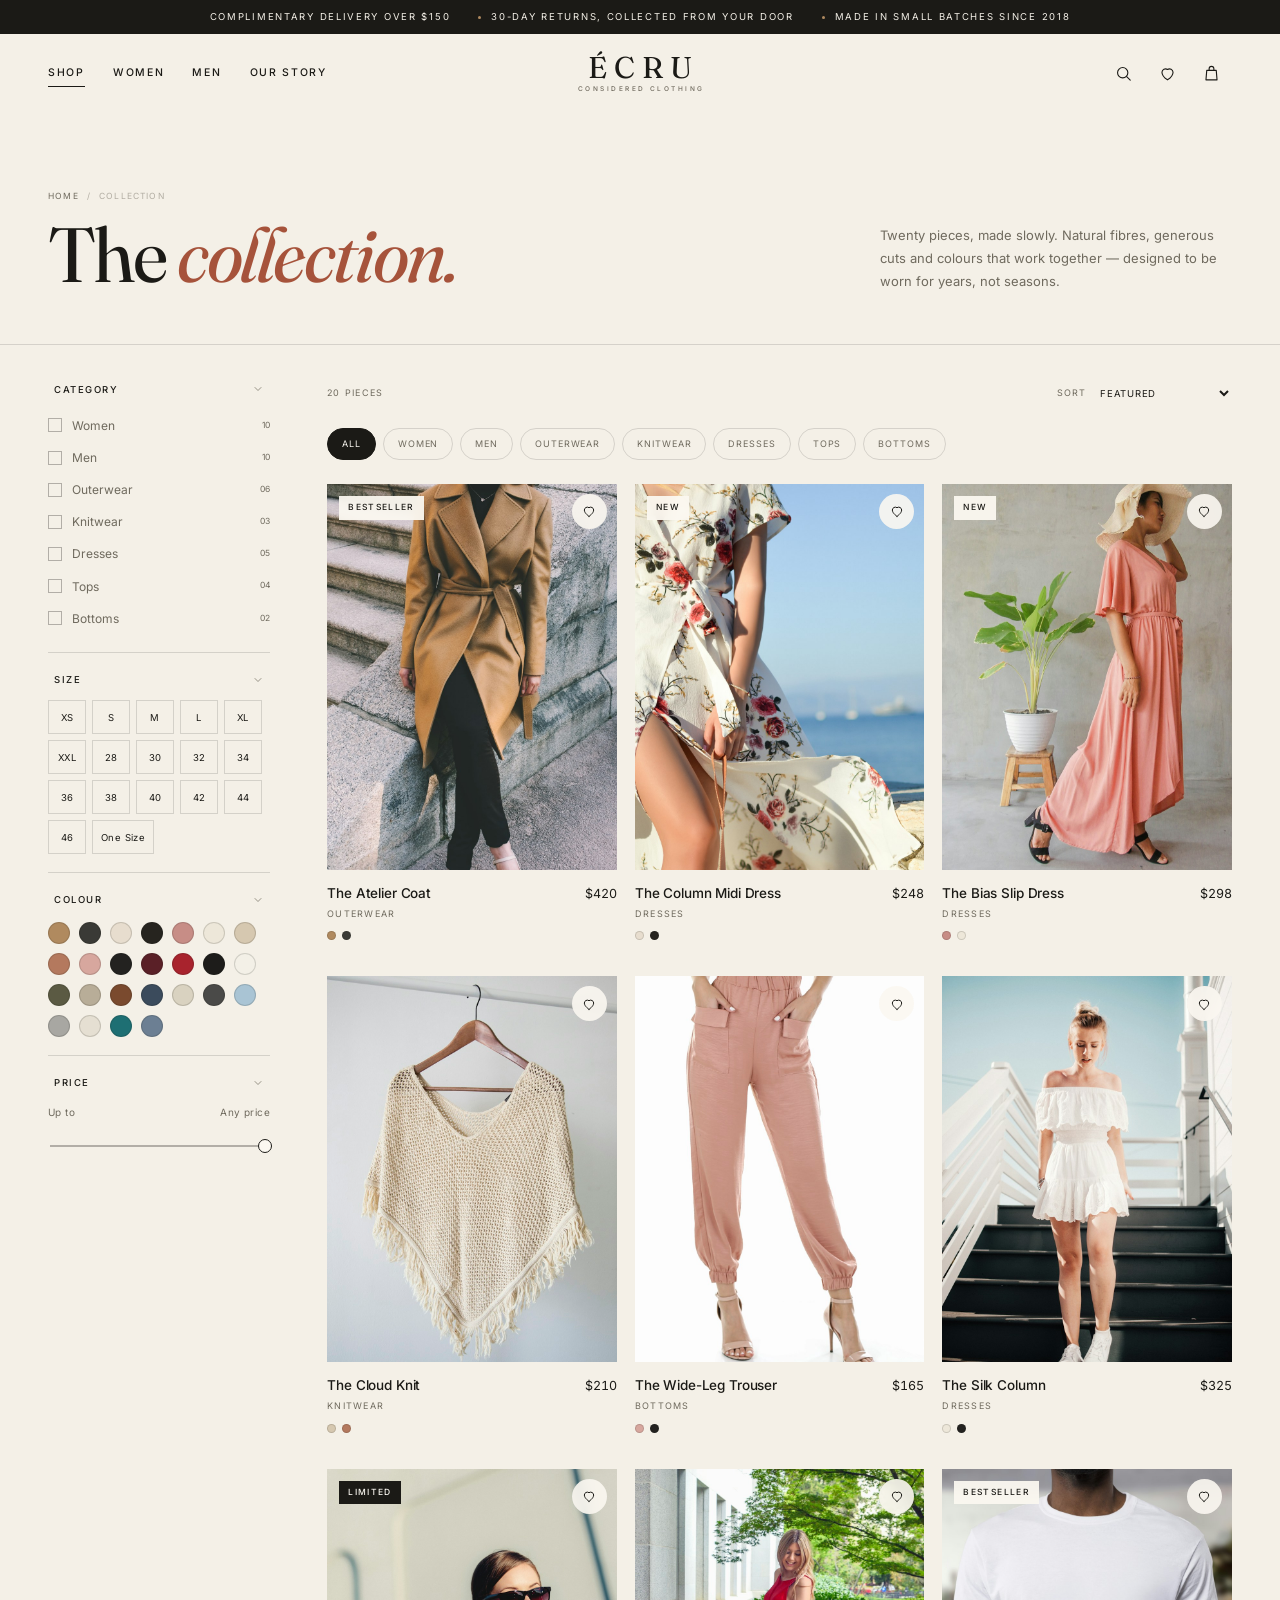
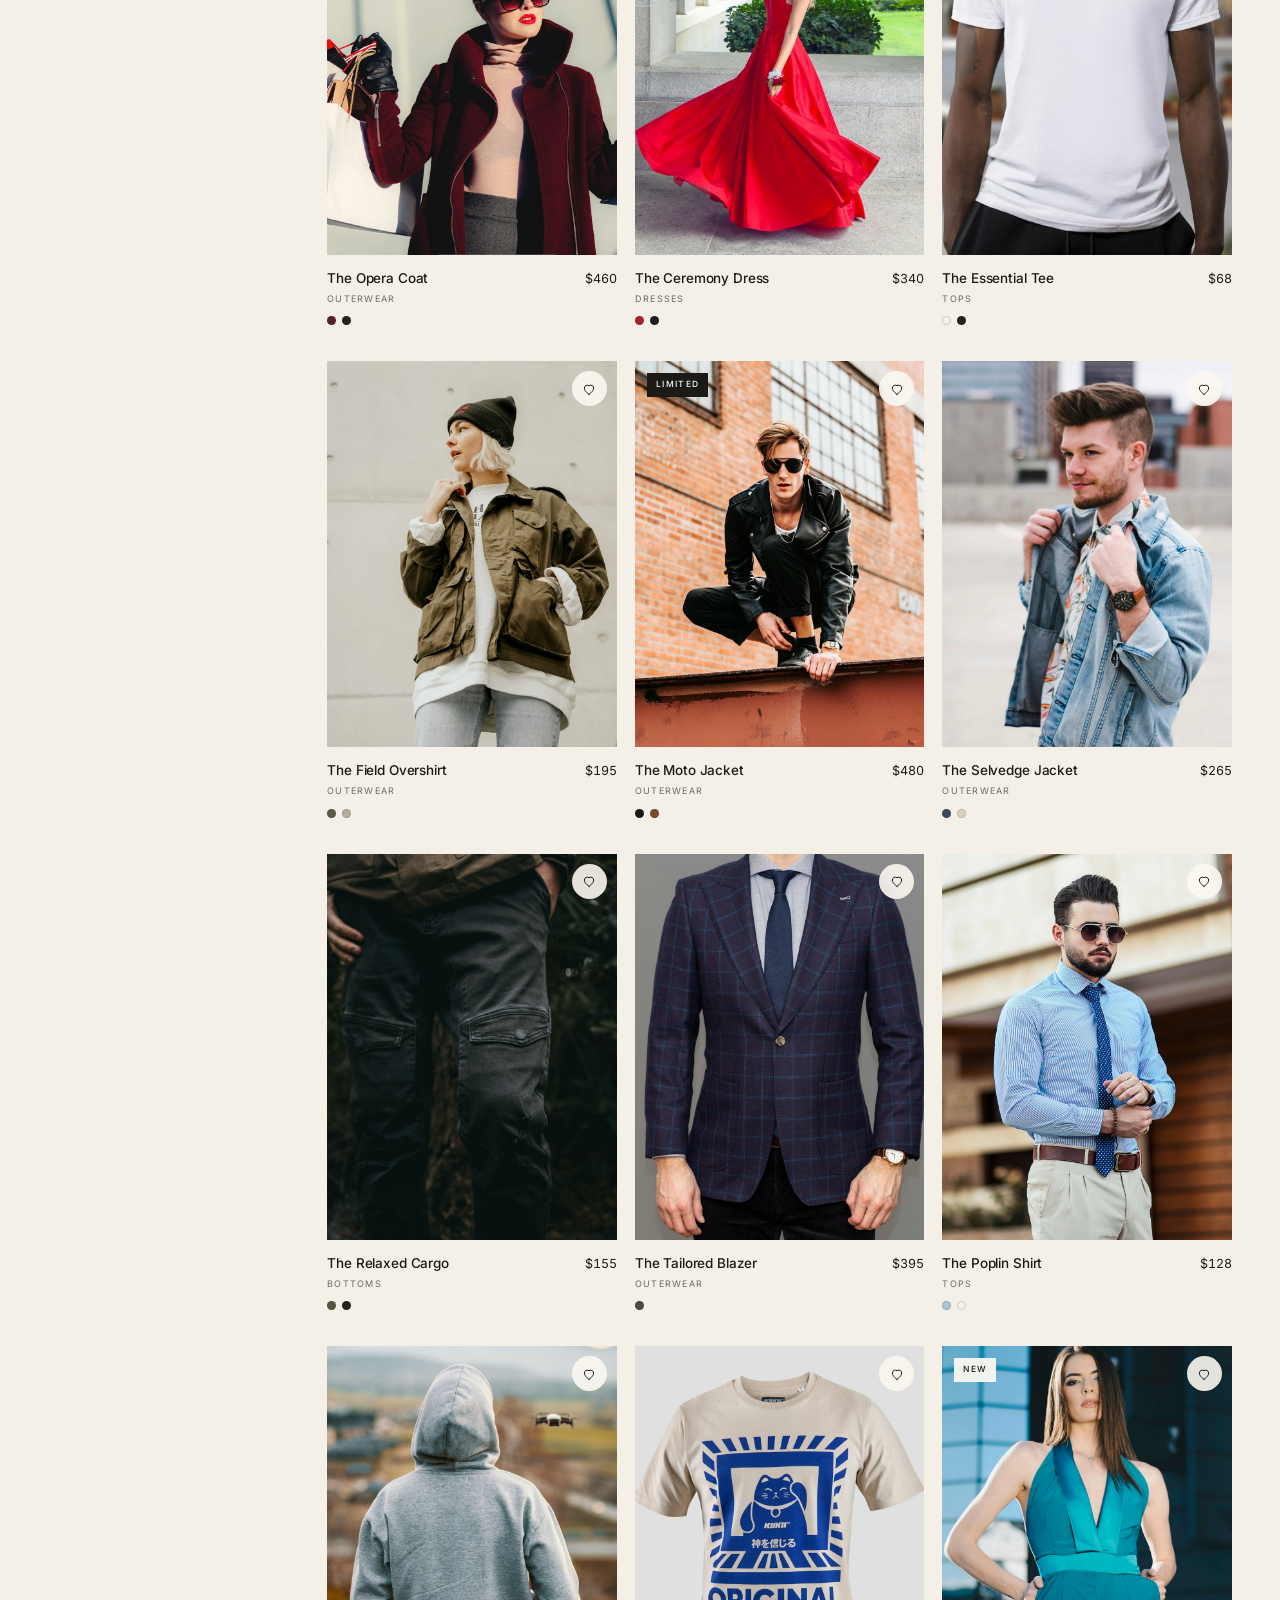
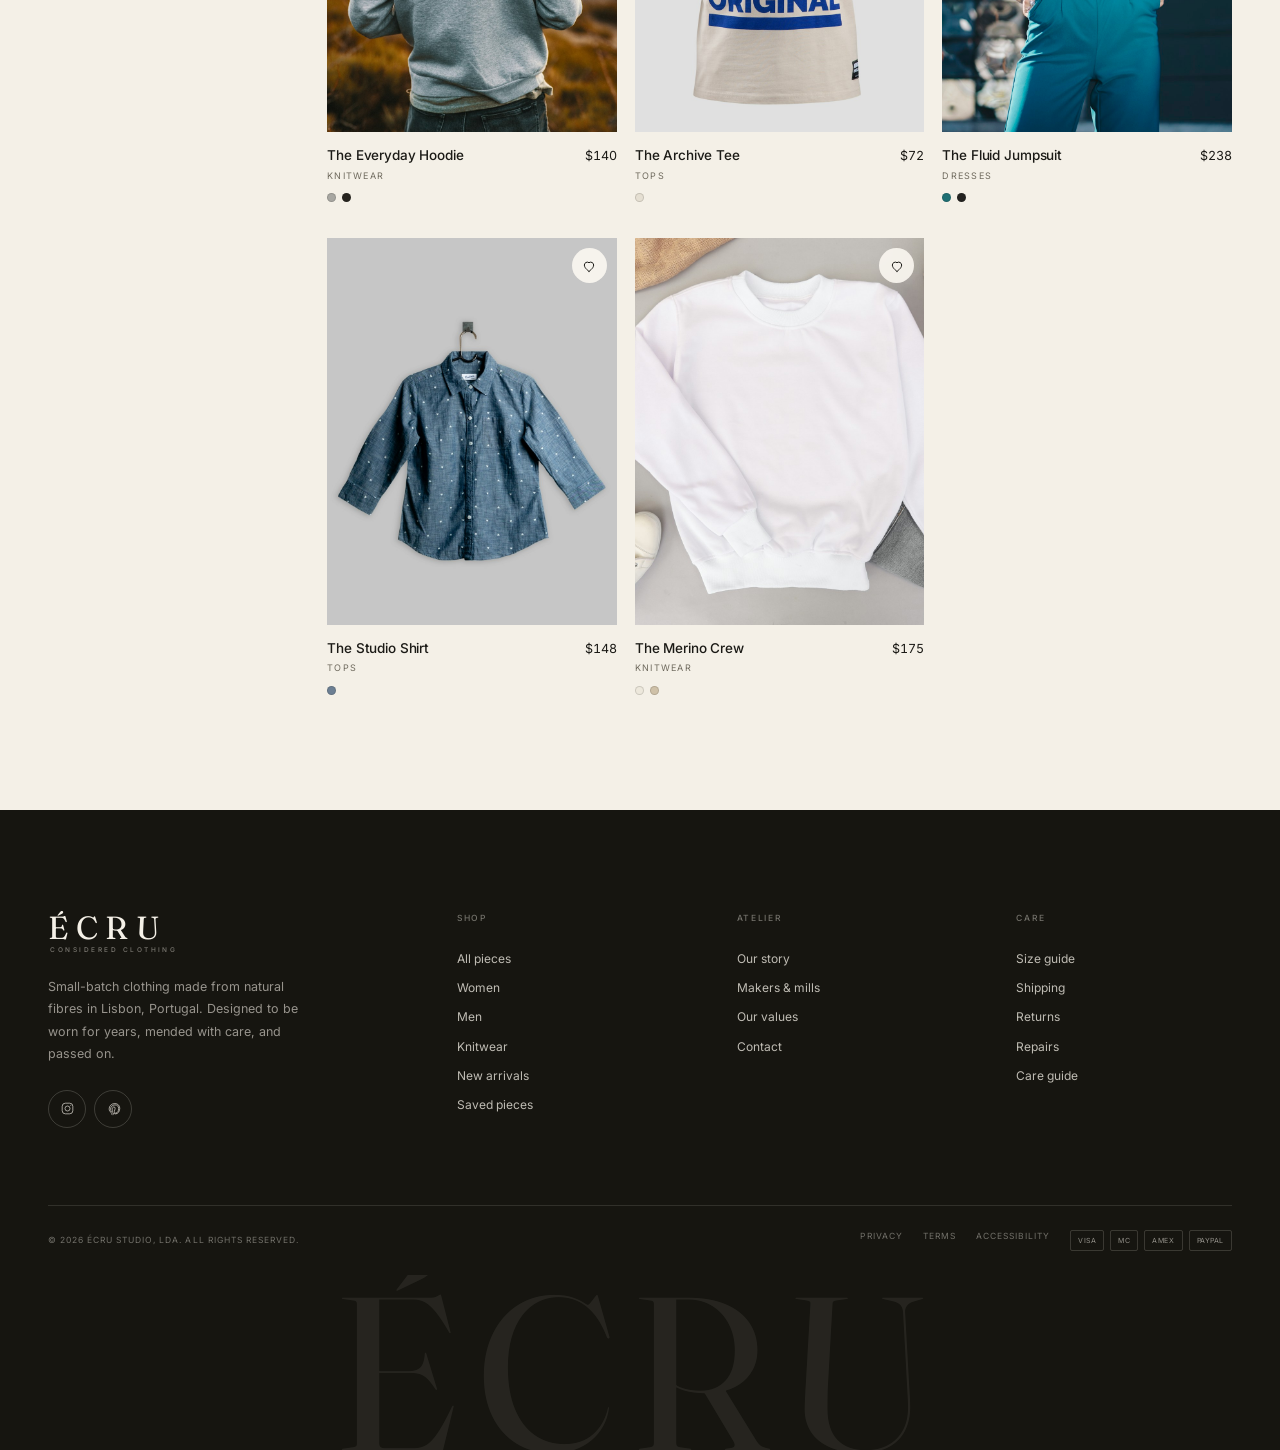
<file: shop.html>
<!doctype html>
<html lang="en">
  <head>
    <meta charset="utf-8">
    <meta name="viewport" content="width=device-width, initial-scale=1">
    <title>The collection — ÉCRU</title>
    <meta name="description" content="Shop the full Écru collection of considered coats, knitwear, dresses, tailoring and everyday essentials in natural fibres.">
    <link rel="icon" href="assets/favicon.svg" type="image/svg+xml">
    <link rel="preload" href="assets/fonts/fraunces.woff2" as="font" type="font/woff2" crossorigin>
    <link rel="preload" href="assets/fonts/inter.woff2" as="font" type="font/woff2" crossorigin>
    <link rel="stylesheet" href="assets/css/base.css">
    <link rel="stylesheet" href="assets/css/components.css">
    <link rel="stylesheet" href="assets/css/overlays.css">
    <link rel="stylesheet" href="assets/css/pages.css">
    <link rel="stylesheet" href="assets/css/responsive.css">
    <script>document.documentElement.classList.add('js');</script>
    <script type="module" src="assets/js/shop.js"></script>
  </head>
  <body data-page="shop">
    <a class="skip-link" href="#main">Skip to content</a>

    <div class="announcement">
      <div class="container announcement__inner">
        <span class="announcement__item">Complimentary delivery over $150</span>
        <span class="announcement__item">30-day returns, collected from your door</span>
        <span class="announcement__item">Made in small batches since 2018</span>
      </div>
    </div>

    <header class="site-header" data-header>
      <div class="container header__inner">
        <nav class="nav-main" aria-label="Primary">
          <a href="shop.html">Shop</a>
          <a href="shop.html?category=women">Women</a>
          <a href="shop.html?category=men">Men</a>
          <a href="about.html">Our story</a>
        </nav>
        <a class="logo" href="index.html" aria-label="Écru home">
          ÉCRU
          <small>Considered clothing</small>
        </a>
        <div class="header-actions">
          <button class="icon-btn" type="button" data-open-search aria-label="Search">
            <svg viewBox="0 0 24 24" fill="none" stroke="currentColor" stroke-width="1.4" stroke-linecap="round" aria-hidden="true"><circle cx="11" cy="11" r="6.5"/><path d="m16 16 4.5 4.5"/></svg>
          </button>
          <a class="icon-btn header__saved" href="shop.html?saved=1" aria-label="Saved pieces">
            <svg viewBox="0 0 24 24" fill="none" stroke="currentColor" stroke-width="1.4" stroke-linecap="round" stroke-linejoin="round" aria-hidden="true"><path d="M12 20s-7-4.35-7-9.5A4.5 4.5 0 0 1 12 7a4.5 4.5 0 0 1 7 3.5C19 15.65 12 20 12 20Z"/></svg>
            <span class="count" data-wishlist-count>0</span>
          </a>
          <button class="icon-btn" type="button" data-open-cart aria-label="Open bag">
            <svg viewBox="0 0 24 24" fill="none" stroke="currentColor" stroke-width="1.4" stroke-linecap="round" stroke-linejoin="round" aria-hidden="true"><path d="M6 8h12l1 12H5L6 8Z"/><path d="M9 8V6a3 3 0 0 1 6 0v2"/></svg>
            <span class="count" data-cart-count>0</span>
          </button>
          <button class="icon-btn menu-btn" type="button" data-open-menu aria-label="Open menu">
            <svg viewBox="0 0 24 24" fill="none" stroke="currentColor" stroke-width="1.4" stroke-linecap="round" aria-hidden="true"><path d="M3 6h18M3 12h18M3 18h18"/></svg>
          </button>
        </div>
      </div>
    </header>

    <main id="main">
      <section class="page-hero">
        <div class="container page-hero__inner">
          <div>
            <nav class="breadcrumbs" aria-label="Breadcrumb">
              <a href="index.html">Home</a><span>/</span><span>Collection</span>
            </nav>
            <h1>The <em>collection.</em></h1>
          </div>
          <p class="page-hero__intro">Twenty pieces, made slowly. Natural fibres, generous cuts and colours that work together — designed to be worn for years, not seasons.</p>
        </div>
      </section>

      <section class="shop-page">
        <div class="container">
          <div class="shop-layout">
            <aside class="shop-sidebar" id="shop-sidebar" aria-label="Filters">
              <div class="filter-mobile-head">
                <h2>Filters</h2>
                <button class="drawer-close" type="button" id="filter-close" aria-label="Close filters">
                  <svg viewBox="0 0 24 24" fill="none" stroke="currentColor" stroke-width="1.4" stroke-linecap="round" aria-hidden="true"><path d="m5 5 14 14M19 5 5 19"/></svg>
                </button>
              </div>
              <div id="filters-root"></div>
            </aside>
            <div class="filter-overlay" id="filter-overlay"></div>

            <div class="shop-main">
              <div class="shop-toolbar">
                <span class="shop-count" id="shop-count">20 pieces</span>
                <div class="shop-toolbar__actions">
                  <button class="mobile-filter-btn" type="button" id="mobile-filter-btn">
                    <svg viewBox="0 0 24 24" fill="none" stroke="currentColor" stroke-width="1.4" stroke-linecap="round" aria-hidden="true"><path d="M4 6h16M7 12h10M10 18h4"/></svg>
                    Filters
                  </button>
                  <label class="shop-sort">
                    Sort
                    <select id="shop-sort">
                      <option value="featured">Featured</option>
                      <option value="newest">Newest</option>
                      <option value="price-asc">Price: low to high</option>
                      <option value="price-desc">Price: high to low</option>
                      <option value="name">Alphabetical</option>
                    </select>
                  </label>
                </div>
              </div>
              <div class="chip-row" id="chip-row" aria-label="Quick category filters"></div>
              <div class="active-filters" id="active-filters" hidden></div>
              <div class="shop-grid" id="shop-grid"></div>
              <div class="shop-empty" id="shop-empty" hidden></div>
            </div>
          </div>
        </div>
      </section>
    </main>

    <footer class="site-footer">
      <div class="container">
        <div class="footer-grid">
          <div class="footer-brand">
            <a class="logo" href="index.html" aria-label="Écru home">
              ÉCRU
              <small>Considered clothing</small>
            </a>
            <p>Small-batch clothing made from natural fibres in Lisbon, Portugal. Designed to be worn for years, mended with care, and passed on.</p>
            <div class="footer-social">
              <a href="https://www.instagram.com" aria-label="Instagram" rel="noreferrer">
                <svg viewBox="0 0 24 24" fill="none" stroke="currentColor" stroke-width="1.4" aria-hidden="true"><rect x="3.5" y="3.5" width="17" height="17" rx="5"/><circle cx="12" cy="12" r="4"/><circle cx="17.2" cy="6.8" r=".8" fill="currentColor" stroke="none"/></svg>
              </a>
              <a href="https://www.pinterest.com" aria-label="Pinterest" rel="noreferrer">
                <svg viewBox="0 0 24 24" fill="none" stroke="currentColor" stroke-width="1.4" stroke-linecap="round" aria-hidden="true"><path d="M9 21c.5-2 1.5-5.5 1.5-5.5S10 14.5 10 13c0-2 1.2-3.5 2.7-3.5 1.3 0 1.9 1 1.9 2.1 0 1.3-.8 3.2-1.3 5-.4 1.5.8 2.8 2.3 2.8 2.8 0 4.6-3.5 4.6-7.6 0-3.2-2.1-5.5-5.9-5.5-4.3 0-7 3.2-7 6.7 0 1.2.4 2.5 1 3.2.1.1.1.2.1.4-.1.3-.2.9-.2 1-.1.3-.3.4-.6.2-1.7-.8-2.5-3-2.5-5.4C5 8.3 8.5 4 14.2 4 18.8 4 22 7.3 22 11.7c0 5.1-2.8 8.9-6.9 8.9-1.4 0-2.7-.8-3.1-1.7l-.8 3.1"/></svg>
              </a>
            </div>
          </div>
          <div class="footer-col">
            <h4>Shop</h4>
            <a href="shop.html">All pieces</a>
            <a href="shop.html?category=women">Women</a>
            <a href="shop.html?category=men">Men</a>
            <a href="shop.html?category=knitwear">Knitwear</a>
            <a href="shop.html?sort=newest">New arrivals</a>
            <a href="shop.html?saved=1">Saved pieces</a>
          </div>
          <div class="footer-col">
            <h4>Atelier</h4>
            <a href="about.html">Our story</a>
            <a href="about.html#makers">Makers &amp; mills</a>
            <a href="about.html#values">Our values</a>
            <a href="mailto:hello@ecru.studio">Contact</a>
          </div>
          <div class="footer-col">
            <h4>Care</h4>
            <a href="shop.html">Size guide</a>
            <a href="shop.html">Shipping</a>
            <a href="shop.html">Returns</a>
            <a href="shop.html">Repairs</a>
            <a href="shop.html">Care guide</a>
          </div>
        </div>
        <div class="footer-bottom">
          <p>© 2026 Écru Studio, Lda. All rights reserved.</p>
          <div class="footer-bottom__links">
            <a href="shop.html">Privacy</a>
            <a href="shop.html">Terms</a>
            <a href="shop.html">Accessibility</a>
            <span class="payments">
              <span>VISA</span>
              <span>MC</span>
              <span>AMEX</span>
              <span>PAYPAL</span>
            </span>
          </div>
        </div>
      </div>
      <div class="footer-wordmark" aria-hidden="true">ÉCRU</div>
    </footer>
  </body>
</html>
</file>
<file: assets/css/base.css>
@font-face {
  font-family: 'Fraunces';
  src: url('../fonts/fraunces.woff2') format('woff2');
  font-style: normal;
  font-weight: 300 600;
  font-display: swap;
}

@font-face {
  font-family: 'Fraunces';
  src: url('../fonts/fraunces-italic.woff2') format('woff2');
  font-style: italic;
  font-weight: 300 600;
  font-display: swap;
}

@font-face {
  font-family: 'Inter';
  src: url('../fonts/inter.woff2') format('woff2');
  font-style: normal;
  font-weight: 300 600;
  font-display: swap;
}

:root {
  --paper: #f4f0e7;
  --paper-deep: #eae3d5;
  --paper-light: #fbf8f1;
  --ink: #1b1a16;
  --ink-soft: #3b3831;
  --muted: #6f6a5e;
  --line: rgba(27, 26, 22, 0.14);
  --line-strong: rgba(27, 26, 22, 0.3);
  --clay: #a6533b;
  --clay-deep: #8b3f2b;
  --olive: #4e523e;
  --olive-deep: #3e4232;
  --gold: #b08a5f;
  --white: #fcfaf5;
  --dark: #161510;
  --dark-soft: #211f19;
  --success: #3f6b4a;
  --danger: #9e3a2e;
  --font-display: 'Fraunces', 'Times New Roman', serif;
  --font-body: 'Inter', -apple-system, BlinkMacSystemFont, 'Segoe UI', sans-serif;
  --ease: cubic-bezier(0.22, 1, 0.36, 1);
  --ease-soft: cubic-bezier(0.16, 1, 0.3, 1);
  --announce-h: 34px;
  --header-h: 78px;
  --shadow: 0 24px 70px rgba(22, 21, 16, 0.14);
}

*,
*::before,
*::after {
  box-sizing: border-box;
}

html {
  scroll-behavior: smooth;
  -webkit-text-size-adjust: 100%;
}

body {
  margin: 0;
  background: var(--paper);
  color: var(--ink);
  font-family: var(--font-body);
  font-size: 15px;
  line-height: 1.6;
  font-weight: 400;
  -webkit-font-smoothing: antialiased;
  -moz-osx-font-smoothing: grayscale;
  overflow-x: hidden;
}

body.is-locked {
  overflow: hidden;
}

[hidden] {
  display: none !important;
}

img,
svg {
  display: block;
}

img {
  max-width: 100%;
  height: auto;
}

a {
  color: inherit;
  text-decoration: none;
}

button,
input,
select,
textarea {
  font: inherit;
  color: inherit;
}

button {
  border: 0;
  background: none;
  cursor: pointer;
}

ul,
ol {
  margin: 0;
  padding: 0;
  list-style: none;
}

h1,
h2,
h3,
h4,
h5,
h6,
p,
figure,
blockquote {
  margin: 0;
}

::selection {
  background: var(--clay);
  color: var(--paper-light);
}

:focus-visible {
  outline: 2px solid var(--clay);
  outline-offset: 3px;
}

.skip-link {
  position: fixed;
  top: 8px;
  left: 8px;
  z-index: 500;
  padding: 12px 18px;
  background: var(--ink);
  color: var(--paper);
  font-size: 11px;
  letter-spacing: 0.12em;
  text-transform: uppercase;
  transform: translateY(-160%);
  transition: transform 0.25s ease;
}

.skip-link:focus {
  transform: none;
}

.sr-only {
  position: absolute;
  width: 1px;
  height: 1px;
  padding: 0;
  margin: -1px;
  overflow: hidden;
  clip: rect(0, 0, 0, 0);
  white-space: nowrap;
  border: 0;
}

.container {
  width: min(1440px, calc(100% - 96px));
  margin-inline: auto;
}

.container--narrow {
  width: min(1080px, calc(100% - 96px));
  margin-inline: auto;
}

.display-xl {
  font-family: var(--font-display);
  font-weight: 400;
  font-size: clamp(3.4rem, 6.4vw, 6.4rem);
  line-height: 0.94;
  letter-spacing: -0.035em;
}

.display-lg {
  font-family: var(--font-display);
  font-weight: 400;
  font-size: clamp(2.8rem, 5.2vw, 4.8rem);
  line-height: 0.98;
  letter-spacing: -0.03em;
}

.section-title {
  font-family: var(--font-display);
  font-weight: 400;
  font-size: clamp(2.1rem, 3.6vw, 3.5rem);
  line-height: 1.02;
  letter-spacing: -0.025em;
}

.section-title em,
.display-xl em,
.display-lg em {
  font-style: italic;
  color: var(--clay);
}

.eyebrow {
  display: inline-flex;
  align-items: center;
  gap: 10px;
  color: var(--muted);
  font-size: 10px;
  font-weight: 500;
  line-height: 1.4;
  letter-spacing: 0.22em;
  text-transform: uppercase;
}

.eyebrow::before {
  content: '';
  width: 22px;
  height: 1px;
  background: currentColor;
  opacity: 0.6;
}

.eyebrow--plain::before {
  display: none;
}

.lede {
  max-width: 46ch;
  color: var(--muted);
  font-size: clamp(0.98rem, 1.2vw, 1.1rem);
  line-height: 1.75;
}

.section {
  padding: clamp(72px, 8.6vw, 132px) 0;
}

.section--tight {
  padding: clamp(48px, 5.5vw, 80px) 0;
}

.section--flush-top {
  padding-top: 0;
}

.section-head {
  display: flex;
  align-items: flex-end;
  justify-content: space-between;
  gap: 32px;
  margin-bottom: clamp(30px, 4vw, 56px);
}

.section-head__copy {
  max-width: 680px;
}

.section-head__copy .section-title {
  margin-top: 14px;
}

.section-head__copy p {
  max-width: 52ch;
  margin-top: 14px;
  color: var(--muted);
  font-size: 14px;
  line-height: 1.7;
}

.section-head__link {
  flex: none;
  padding-bottom: 6px;
}

.link-arrow {
  display: inline-flex;
  align-items: center;
  gap: 10px;
  padding-bottom: 5px;
  border-bottom: 1px solid currentColor;
  font-size: 10px;
  font-weight: 500;
  letter-spacing: 0.18em;
  text-transform: uppercase;
  transition: gap 0.3s var(--ease), color 0.3s ease;
}

.link-arrow:hover {
  gap: 16px;
  color: var(--clay);
}

.link-arrow svg {
  width: 14px;
  height: 14px;
}

.btn {
  display: inline-flex;
  align-items: center;
  justify-content: center;
  gap: 12px;
  min-height: 52px;
  padding: 0 28px;
  border: 1px solid transparent;
  font-size: 10.5px;
  font-weight: 500;
  letter-spacing: 0.18em;
  line-height: 1;
  text-transform: uppercase;
  transition: background 0.3s ease, color 0.3s ease, border-color 0.3s ease;
}

.btn svg {
  width: 15px;
  height: 15px;
}

.btn--primary {
  background: var(--ink);
  color: var(--paper-light);
}

.btn--primary:hover {
  background: var(--clay);
}

.btn--outline {
  border-color: var(--line-strong);
  color: var(--ink);
}

.btn--outline:hover {
  border-color: var(--ink);
  background: var(--ink);
  color: var(--paper-light);
}

.btn--light {
  background: var(--paper-light);
  color: var(--ink);
}

.btn--light:hover {
  background: var(--clay);
  color: var(--paper-light);
}

.btn--full {
  width: 100%;
}

.btn:disabled {
  opacity: 0.45;
  cursor: not-allowed;
}

.icon-btn {
  position: relative;
  display: grid;
  place-items: center;
  width: 42px;
  height: 42px;
  border-radius: 50%;
  transition: background 0.25s ease, color 0.25s ease;
}

.icon-btn:hover {
  background: rgba(27, 26, 22, 0.06);
}

.icon-btn svg {
  width: 19px;
  height: 19px;
}

.count {
  position: absolute;
  top: 4px;
  right: 2px;
  display: none;
  place-items: center;
  min-width: 16px;
  height: 16px;
  padding: 0 4px;
  border-radius: 99px;
  background: var(--clay);
  color: var(--white);
  font-size: 8px;
  font-weight: 600;
  line-height: 1;
}

.count.has-items {
  display: grid;
}

.announcement {
  background: var(--ink);
  color: var(--paper);
  font-size: 9.5px;
  font-weight: 400;
  letter-spacing: 0.18em;
  text-transform: uppercase;
}

.announcement__inner {
  display: flex;
  align-items: center;
  justify-content: center;
  gap: 28px;
  min-height: var(--announce-h);
}

.announcement__item {
  display: inline-flex;
  align-items: center;
  gap: 10px;
}

.announcement__item::before {
  content: '';
  width: 3px;
  height: 3px;
  border-radius: 50%;
  background: var(--gold);
}

.announcement__item:first-child::before {
  display: none;
}

.site-header {
  position: sticky;
  top: 0;
  z-index: 90;
  border-bottom: 1px solid transparent;
  background: rgba(244, 240, 231, 0.9);
  backdrop-filter: blur(16px);
  -webkit-backdrop-filter: blur(16px);
  transition: border-color 0.3s ease, background 0.3s ease;
}

.site-header.is-scrolled {
  border-bottom-color: var(--line);
  background: rgba(244, 240, 231, 0.96);
}

.header__inner {
  display: grid;
  grid-template-columns: 1fr auto 1fr;
  align-items: center;
  min-height: var(--header-h);
}

.nav-main {
  display: flex;
  align-items: center;
  gap: clamp(18px, 2.2vw, 32px);
}

.nav-main a {
  position: relative;
  padding: 6px 0;
  font-size: 10.5px;
  font-weight: 500;
  letter-spacing: 0.16em;
  text-transform: uppercase;
}

.nav-main a::after {
  content: '';
  position: absolute;
  right: 0;
  bottom: 0;
  left: 0;
  height: 1px;
  background: currentColor;
  transform: scaleX(0);
  transform-origin: right;
  transition: transform 0.35s var(--ease);
}

.nav-main a:hover::after,
.nav-main a[aria-current='page']::after {
  transform: scaleX(1);
  transform-origin: left;
}

.logo {
  display: inline-flex;
  flex-direction: column;
  align-items: center;
  gap: 3px;
  padding: 0 10px;
  font-family: var(--font-display);
  font-size: 30px;
  font-weight: 400;
  line-height: 1;
  letter-spacing: 0.24em;
  text-indent: 0.24em;
}

.logo small {
  color: var(--muted);
  font-family: var(--font-body);
  font-size: 6.5px;
  font-weight: 500;
  letter-spacing: 0.38em;
  text-indent: 0.38em;
  text-transform: uppercase;
}

.header-actions {
  display: flex;
  align-items: center;
  justify-content: flex-end;
  gap: 2px;
}

.menu-btn {
  display: none;
}

.hero {
  display: grid;
  grid-template-columns: minmax(0, 0.94fr) minmax(0, 1.06fr);
  min-height: calc(100svh - var(--header-h) - var(--announce-h));
  border-bottom: 1px solid var(--line);
}

.hero__copy {
  position: relative;
  display: flex;
  flex-direction: column;
  justify-content: center;
  padding: clamp(56px, 6.5vw, 104px) clamp(32px, 5.4vw, 96px) clamp(80px, 8vw, 120px);
  overflow: hidden;
}

.hero__copy::before {
  content: '';
  position: absolute;
  top: 0;
  right: 0;
  width: 1px;
  height: 100%;
  background: var(--line);
}

.hero__eyebrow {
  animation: rise 0.9s 0.1s var(--ease) both;
}

.hero__title {
  max-width: 9ch;
  margin: 26px 0 28px;
  animation: rise 0.9s 0.18s var(--ease) both;
}

.hero__text {
  max-width: 38ch;
  color: var(--muted);
  font-size: clamp(0.95rem, 1.15vw, 1.06rem);
  line-height: 1.75;
  animation: rise 0.9s 0.26s var(--ease) both;
}

.hero__actions {
  display: flex;
  flex-wrap: wrap;
  gap: 12px;
  margin-top: 38px;
  animation: rise 0.9s 0.34s var(--ease) both;
}

.hero__foot {
  position: absolute;
  right: clamp(32px, 5.4vw, 96px);
  bottom: 30px;
  left: clamp(32px, 5.4vw, 96px);
  display: flex;
  align-items: center;
  justify-content: space-between;
  gap: 24px;
  padding-top: 18px;
  border-top: 1px solid var(--line);
  color: var(--muted);
  font-size: 9px;
  letter-spacing: 0.18em;
  text-transform: uppercase;
}

.scroll-cue {
  display: inline-flex;
  align-items: center;
  gap: 9px;
}

.scroll-cue::after {
  content: '';
  width: 1px;
  height: 26px;
  background: var(--line-strong);
  animation: scrollLine 2.4s ease-in-out infinite;
}

.hero__media {
  position: relative;
  min-height: 420px;
  overflow: hidden;
  background: var(--paper-deep);
}

.hero__media img {
  position: absolute;
  inset: 0;
  width: 100%;
  height: 100%;
  object-fit: cover;
  object-position: 50% 28%;
  animation: heroZoom 1.8s var(--ease-soft) both;
}

.hero__media::after {
  content: '';
  position: absolute;
  inset: 0;
  background: linear-gradient(180deg, rgba(22, 21, 16, 0) 55%, rgba(22, 21, 16, 0.45) 100%);
  pointer-events: none;
}

.hero__caption {
  position: absolute;
  right: 28px;
  bottom: 28px;
  left: 28px;
  z-index: 1;
  display: flex;
  align-items: flex-end;
  justify-content: space-between;
  gap: 20px;
  color: var(--white);
}

.hero__caption p {
  font-size: 9px;
  letter-spacing: 0.18em;
  text-transform: uppercase;
}

.hero__caption span {
  font-family: var(--font-display);
  font-size: 14px;
  font-style: italic;
  letter-spacing: 0.02em;
}

.hero__index {
  position: absolute;
  top: 24px;
  right: 24px;
  z-index: 1;
  padding: 7px 10px;
  border: 1px solid rgba(252, 250, 245, 0.5);
  color: var(--white);
  font-size: 8.5px;
  letter-spacing: 0.2em;
  text-transform: uppercase;
}

.marquee {
  overflow: hidden;
  padding: 15px 0;
  border-bottom: 1px solid var(--line);
  background: var(--paper-light);
}

.marquee__track {
  display: flex;
  width: max-content;
  animation: marquee 38s linear infinite;
}

.marquee:hover .marquee__track {
  animation-play-state: paused;
}

.marquee__group {
  display: flex;
  flex: none;
  align-items: center;
  gap: 34px;
  padding-right: 34px;
}

.marquee__group span {
  color: var(--muted);
  font-size: 9.5px;
  font-weight: 500;
  letter-spacing: 0.22em;
  text-transform: uppercase;
}

.marquee__group i {
  width: 4px;
  height: 4px;
  border-radius: 50%;
  background: var(--clay);
}

.newsletter {
  background: var(--olive);
  color: var(--paper-light);
}

.newsletter__inner {
  display: grid;
  grid-template-columns: 1.05fr 0.95fr;
  gap: clamp(36px, 6vw, 90px);
  align-items: center;
  padding: clamp(64px, 8vw, 110px) 0;
}

.newsletter .eyebrow {
  color: rgba(252, 250, 245, 0.66);
}

.newsletter .section-title {
  margin-top: 16px;
}

.newsletter .section-title em {
  color: #d9c6a6;
}

.newsletter__copy p {
  max-width: 42ch;
  margin-top: 18px;
  color: rgba(252, 250, 245, 0.68);
  font-size: 13px;
  line-height: 1.75;
}

.newsletter__form {
  width: 100%;
  max-width: 480px;
  justify-self: end;
}

.newsletter__field {
  display: flex;
  align-items: center;
  gap: 12px;
  border-bottom: 1px solid rgba(252, 250, 245, 0.45);
}

.newsletter__field input {
  flex: 1;
  min-width: 0;
  height: 58px;
  border: 0;
  background: transparent;
  color: var(--paper-light);
  font-size: 14px;
  outline: none;
}

.newsletter__field input::placeholder {
  color: rgba(252, 250, 245, 0.46);
}

.newsletter__submit {
  display: grid;
  flex: none;
  place-items: center;
  width: 42px;
  height: 42px;
  border: 1px solid rgba(252, 250, 245, 0.45);
  border-radius: 50%;
  color: var(--paper-light);
  transition: background 0.3s ease, color 0.3s ease;
}

.newsletter__submit:hover {
  background: var(--paper-light);
  color: var(--olive-deep);
}

.newsletter__submit svg {
  width: 15px;
  height: 15px;
}

.newsletter__note {
  margin-top: 14px;
  color: rgba(252, 250, 245, 0.46);
  font-size: 9px;
  letter-spacing: 0.1em;
  line-height: 1.7;
  text-transform: uppercase;
}

.newsletter__success {
  display: none;
  align-items: center;
  gap: 10px;
  height: 58px;
  border-bottom: 1px solid rgba(252, 250, 245, 0.45);
  font-size: 13px;
}

.newsletter__form.is-done .newsletter__field {
  display: none;
}

.newsletter__form.is-done .newsletter__success {
  display: flex;
}

.newsletter__success svg {
  width: 17px;
  height: 17px;
  color: #d9c6a6;
}

.site-footer {
  padding-top: clamp(64px, 8vw, 104px);
  background: var(--dark);
  color: var(--paper);
}

.footer-grid {
  display: grid;
  grid-template-columns: 1.6fr repeat(3, 1fr);
  gap: clamp(32px, 5vw, 64px);
}

.footer-brand .logo {
  align-items: flex-start;
  padding: 0;
  color: var(--paper);
  font-size: 32px;
  text-indent: 0;
}

.footer-brand .logo small {
  color: rgba(244, 240, 231, 0.45);
}

.footer-brand p {
  max-width: 34ch;
  margin-top: 22px;
  color: rgba(244, 240, 231, 0.58);
  font-size: 12.5px;
  line-height: 1.8;
}

.footer-social {
  display: flex;
  gap: 8px;
  margin-top: 24px;
}

.footer-social a {
  display: grid;
  place-items: center;
  width: 38px;
  height: 38px;
  border: 1px solid rgba(244, 240, 231, 0.18);
  border-radius: 50%;
  color: rgba(244, 240, 231, 0.72);
  transition: border-color 0.25s ease, color 0.25s ease, background 0.25s ease;
}

.footer-social a:hover {
  border-color: var(--gold);
  background: var(--gold);
  color: var(--ink);
}

.footer-social svg {
  width: 15px;
  height: 15px;
}

.footer-col h4 {
  margin-bottom: 18px;
  color: rgba(244, 240, 231, 0.42);
  font-size: 8.5px;
  font-weight: 500;
  letter-spacing: 0.2em;
  text-transform: uppercase;
}

.footer-col a {
  display: block;
  padding: 5px 0;
  color: rgba(244, 240, 231, 0.76);
  font-size: 12px;
  transition: color 0.2s ease, padding-left 0.25s var(--ease);
}

.footer-col a:hover {
  padding-left: 5px;
  color: var(--gold);
}

.footer-bottom {
  display: flex;
  align-items: center;
  justify-content: space-between;
  gap: 24px;
  margin-top: clamp(48px, 6vw, 80px);
  padding: 24px 0;
  border-top: 1px solid rgba(244, 240, 231, 0.12);
  color: rgba(244, 240, 231, 0.42);
  font-size: 8.5px;
  letter-spacing: 0.12em;
  text-transform: uppercase;
}

.footer-bottom__links {
  display: flex;
  flex-wrap: wrap;
  gap: 20px;
}

.footer-bottom__links a:hover {
  color: var(--paper);
}

.payments {
  display: flex;
  gap: 6px;
}

.payments span {
  padding: 4px 7px;
  border: 1px solid rgba(244, 240, 231, 0.16);
  border-radius: 2px;
  color: rgba(244, 240, 231, 0.56);
  font-size: 7px;
  letter-spacing: 0.08em;
}

.footer-wordmark {
  overflow: hidden;
  padding-top: 18px;
  color: var(--paper);
  font-family: var(--font-display);
  font-size: clamp(5rem, 17vw, 15rem);
  font-weight: 400;
  line-height: 0.72;
  letter-spacing: 0.08em;
  text-align: center;
  opacity: 0.07;
  user-select: none;
}

.js [data-reveal] {
  opacity: 0;
  transform: translateY(24px);
  transition: opacity 0.9s var(--ease-soft), transform 0.9s var(--ease-soft);
  transition-delay: var(--delay, 0s);
}

.js [data-reveal].is-visible {
  opacity: 1;
  transform: none;
}

@keyframes rise {
  from {
    opacity: 0;
    transform: translateY(22px);
  }
  to {
    opacity: 1;
    transform: none;
  }
}

@keyframes heroZoom {
  from {
    transform: scale(1.07);
  }
  to {
    transform: scale(1);
  }
}

@keyframes marquee {
  from {
    transform: translateX(0);
  }
  to {
    transform: translateX(-50%);
  }
}

@keyframes scrollLine {
  0%,
  100% {
    transform: scaleY(0.35);
    transform-origin: top;
  }
  50% {
    transform: scaleY(1);
    transform-origin: top;
  }
}
</file>
<file: assets/css/components.css>
.product-grid {
  display: grid;
  grid-template-columns: repeat(4, minmax(0, 1fr));
  gap: 34px 20px;
}

.product-grid--3 {
  grid-template-columns: repeat(3, minmax(0, 1fr));
}

.product-card {
  position: relative;
  min-width: 0;
}

.product-card__frame {
  position: relative;
}

.product-card__media {
  position: relative;
  display: block;
  aspect-ratio: 3 / 4;
  overflow: hidden;
  background: var(--paper-deep);
}

.product-card__media::after {
  content: '';
  position: absolute;
  inset: 0;
  background: linear-gradient(180deg, rgba(22, 21, 16, 0) 70%, rgba(22, 21, 16, 0.14) 100%);
  opacity: 0;
  transition: opacity 0.4s ease;
}

.product-card:hover .product-card__media::after {
  opacity: 1;
}

.product-card__media img {
  width: 100%;
  height: 100%;
  object-fit: cover;
  transition: transform 0.9s var(--ease);
}

.product-card:hover .product-card__media img {
  transform: scale(1.045);
}

.badge {
  position: absolute;
  top: 12px;
  left: 12px;
  z-index: 2;
  padding: 5px 9px;
  background: rgba(251, 248, 241, 0.94);
  color: var(--ink);
  font-size: 8.5px;
  font-weight: 500;
  letter-spacing: 0.16em;
  text-transform: uppercase;
  backdrop-filter: blur(4px);
}

.badge--limited {
  background: var(--ink);
  color: var(--paper-light);
}

.wish-btn {
  position: absolute;
  top: 10px;
  right: 10px;
  z-index: 3;
  display: grid;
  place-items: center;
  width: 35px;
  height: 35px;
  border-radius: 50%;
  background: rgba(251, 248, 241, 0.9);
  color: var(--ink);
  backdrop-filter: blur(6px);
  transition: color 0.25s ease, background 0.25s ease, transform 0.25s var(--ease);
}

.wish-btn:hover {
  transform: scale(1.06);
}

.wish-btn svg {
  width: 16px;
  height: 16px;
  fill: none;
  stroke: currentColor;
  stroke-width: 1.5;
  transition: fill 0.25s ease;
}

.wish-btn.is-saved {
  color: var(--clay);
}

.wish-btn.is-saved svg {
  fill: currentColor;
}

.quick-add {
  position: absolute;
  right: 12px;
  bottom: 12px;
  left: 12px;
  z-index: 3;
  display: flex;
  align-items: center;
  justify-content: center;
  height: 40px;
  background: rgba(251, 248, 241, 0.95);
  color: var(--ink);
  font-size: 9.5px;
  font-weight: 500;
  letter-spacing: 0.18em;
  text-transform: uppercase;
  opacity: 0;
  transform: translateY(8px);
  transition: opacity 0.35s var(--ease), transform 0.35s var(--ease), background 0.25s ease;
  backdrop-filter: blur(6px);
}

.quick-add:hover {
  background: var(--ink);
  color: var(--paper-light);
}

.product-card:hover .quick-add,
.product-card:focus-within .quick-add {
  opacity: 1;
  transform: none;
}

.product-card__info {
  display: flex;
  align-items: flex-start;
  justify-content: space-between;
  gap: 12px;
  margin-top: 14px;
}

.product-card__name {
  font-size: 13.5px;
  font-weight: 500;
  line-height: 1.4;
  letter-spacing: -0.01em;
}

.product-card__name a:hover {
  color: var(--clay);
}

.product-card__meta {
  margin-top: 4px;
  color: var(--muted);
  font-size: 9px;
  letter-spacing: 0.14em;
  text-transform: uppercase;
}

.price {
  flex: none;
  font-size: 12.5px;
  font-variant-numeric: tabular-nums;
  white-space: nowrap;
}

.swatches {
  display: flex;
  align-items: center;
  gap: 6px;
  margin-top: 10px;
}

.swatch {
  width: 9px;
  height: 9px;
  border: 1px solid rgba(27, 26, 22, 0.16);
  border-radius: 50%;
}

.swatch-more {
  color: var(--muted);
  font-size: 8px;
  letter-spacing: 0.08em;
}

.category-grid {
  display: grid;
  grid-template-columns: repeat(4, minmax(0, 1fr));
  gap: 14px;
}

.category-card {
  position: relative;
  display: block;
  aspect-ratio: 3 / 4;
  overflow: hidden;
  background: var(--paper-deep);
  color: var(--white);
}

.category-card img {
  width: 100%;
  height: 100%;
  object-fit: cover;
  transition: transform 1.1s var(--ease);
}

.category-card::after {
  content: '';
  position: absolute;
  inset: 0;
  background: linear-gradient(180deg, rgba(22, 21, 16, 0.02) 35%, rgba(22, 21, 16, 0.62) 100%);
}

.category-card:hover img {
  transform: scale(1.055);
}

.category-card__body {
  position: absolute;
  right: 0;
  bottom: 0;
  left: 0;
  z-index: 1;
  padding: 24px;
}

.category-card__body h3 {
  font-family: var(--font-display);
  font-size: 1.75rem;
  font-weight: 400;
  line-height: 1;
}

.category-card__body p {
  margin-top: 8px;
  font-size: 9px;
  letter-spacing: 0.16em;
  text-transform: uppercase;
  opacity: 0.78;
}

.category-card__arrow {
  position: absolute;
  top: 18px;
  right: 18px;
  z-index: 1;
  display: grid;
  place-items: center;
  width: 36px;
  height: 36px;
  border: 1px solid rgba(252, 250, 245, 0.45);
  border-radius: 50%;
  transition: background 0.3s ease, transform 0.3s var(--ease);
}

.category-card:hover .category-card__arrow {
  background: var(--paper-light);
  color: var(--ink);
  transform: rotate(-35deg);
}

.category-card__arrow svg {
  width: 14px;
  height: 14px;
}

.editorial {
  display: grid;
  grid-template-columns: 1.04fr 0.96fr;
  gap: clamp(36px, 6vw, 96px);
  align-items: center;
}

.editorial__media {
  position: relative;
  aspect-ratio: 4 / 5;
  overflow: hidden;
  background: var(--paper-deep);
}

.editorial__media img {
  width: 100%;
  height: 100%;
  object-fit: cover;
  transition: transform 1.2s var(--ease);
}

.editorial__media:hover img {
  transform: scale(1.03);
}

.editorial__caption {
  display: flex;
  justify-content: space-between;
  gap: 20px;
  margin-top: 12px;
  color: var(--muted);
  font-size: 8.5px;
  letter-spacing: 0.16em;
  text-transform: uppercase;
}

.editorial__body .section-title {
  margin: 18px 0 22px;
}

.editorial__body p {
  max-width: 48ch;
  color: var(--muted);
  font-size: 14px;
  line-height: 1.8;
}

.editorial__body .link-arrow {
  margin-top: 28px;
}

.stats {
  display: grid;
  grid-template-columns: repeat(3, 1fr);
  gap: 20px;
  margin-top: 38px;
  padding-top: 28px;
  border-top: 1px solid var(--line);
}

.stat__value {
  font-family: var(--font-display);
  font-size: clamp(1.7rem, 2.4vw, 2.2rem);
  line-height: 1;
  letter-spacing: -0.02em;
}

.stat__label {
  margin-top: 8px;
  color: var(--muted);
  font-size: 8.5px;
  letter-spacing: 0.15em;
  line-height: 1.6;
  text-transform: uppercase;
}

.section--dark {
  background: var(--dark);
  color: var(--paper);
}

.section--dark .eyebrow,
.section--dark .section-head__copy p,
.section--dark .product-card__meta,
.section--dark .swatch-more {
  color: rgba(244, 240, 231, 0.56);
}

.section--dark .section-title em {
  color: var(--gold);
}

.section--dark .link-arrow:hover {
  color: var(--gold);
}

.section--dark .product-card__media {
  background: var(--dark-soft);
}

.section--dark .product-card__name a:hover {
  color: var(--gold);
}

.section--dark .quick-add {
  background: var(--paper-light);
  color: var(--ink);
}

.section--dark .quick-add:hover {
  background: var(--gold);
}

.section--dark .wish-btn {
  background: rgba(22, 21, 16, 0.62);
  color: var(--paper);
}

.section--dark .wish-btn.is-saved {
  color: var(--gold);
}

.section--dark .badge {
  background: rgba(251, 248, 241, 0.94);
}

.section--dark .badge--limited {
  background: var(--gold);
  color: var(--ink);
}

.section--dark .swatch {
  border-color: rgba(244, 240, 231, 0.25);
}

.lookbook-grid {
  display: grid;
  grid-template-columns: 1.5fr 0.5fr;
  gap: 14px;
  align-items: stretch;
}

.lookbook-card {
  position: relative;
  display: block;
  overflow: hidden;
  background: var(--paper-deep);
}

.lookbook-card--large {
  aspect-ratio: 16 / 10;
}

.lookbook-card--small {
  width: 100%;
  height: 100%;
  aspect-ratio: auto;
}

.lookbook-card img {
  width: 100%;
  height: 100%;
  object-fit: cover;
  transition: transform 1.2s var(--ease);
}

.lookbook-card:hover img {
  transform: scale(1.035);
}

.lookbook-card--large::after {
  content: '';
  position: absolute;
  inset: 0;
  background: linear-gradient(90deg, rgba(22, 21, 16, 0.55) 0%, rgba(22, 21, 16, 0.12) 55%, rgba(22, 21, 16, 0) 100%);
}

.lookbook-card__copy {
  position: absolute;
  top: 50%;
  left: clamp(24px, 4vw, 56px);
  z-index: 1;
  max-width: 380px;
  color: var(--white);
  transform: translateY(-50%);
}

.lookbook-card__copy .eyebrow {
  color: rgba(252, 250, 245, 0.7);
}

.lookbook-card__copy h3 {
  margin: 14px 0 18px;
  font-family: var(--font-display);
  font-size: clamp(2rem, 3.4vw, 3.2rem);
  font-weight: 400;
  line-height: 1;
  letter-spacing: -0.025em;
}

.lookbook-card__copy p {
  max-width: 34ch;
  color: rgba(252, 250, 245, 0.76);
  font-size: 12px;
  line-height: 1.7;
}

.lookbook-card__cta {
  display: inline-flex;
  align-items: center;
  gap: 10px;
  margin-top: 24px;
  padding-bottom: 5px;
  border-bottom: 1px solid rgba(252, 250, 245, 0.6);
  font-size: 9.5px;
  letter-spacing: 0.18em;
  text-transform: uppercase;
}

.lookbook-card__cta svg {
  flex: none;
  width: 14px;
  height: 14px;
}

.lookbook-card--small .lookbook-card__tag {
  position: absolute;
  right: 16px;
  bottom: 16px;
  left: 16px;
  z-index: 1;
  padding: 12px 14px;
  background: rgba(251, 248, 241, 0.94);
  color: var(--ink);
  font-size: 9px;
  letter-spacing: 0.16em;
  text-transform: uppercase;
  backdrop-filter: blur(6px);
}

.press {
  padding: 26px 0;
  border-top: 1px solid var(--line);
  border-bottom: 1px solid var(--line);
}

.press__inner {
  display: flex;
  align-items: center;
  justify-content: space-between;
  gap: 30px;
}

.press__label {
  flex: none;
  color: var(--muted);
  font-size: 8.5px;
  letter-spacing: 0.18em;
  text-transform: uppercase;
}

.press__logos {
  display: flex;
  flex: 1;
  align-items: center;
  justify-content: space-between;
  gap: 24px;
}

.press__logos span {
  color: var(--ink-soft);
  font-family: var(--font-display);
  font-size: clamp(0.85rem, 1.3vw, 1.1rem);
  letter-spacing: 0.06em;
  opacity: 0.62;
}

.testimonials {
  display: grid;
  grid-template-columns: repeat(3, 1fr);
  gap: 18px;
}

.testimonial {
  display: flex;
  flex-direction: column;
  padding: clamp(24px, 3vw, 36px);
  border: 1px solid var(--line);
  background: var(--paper-light);
}

.stars {
  display: flex;
  gap: 3px;
  color: var(--gold);
}

.stars svg {
  width: 11px;
  height: 11px;
  fill: currentColor;
}

.testimonial blockquote {
  flex: 1;
  margin: 20px 0 26px;
  font-family: var(--font-display);
  font-size: clamp(1.08rem, 1.5vw, 1.3rem);
  font-weight: 400;
  line-height: 1.45;
  letter-spacing: -0.01em;
}

.testimonial__author {
  padding-top: 16px;
  border-top: 1px solid var(--line);
  font-size: 9px;
  letter-spacing: 0.15em;
  line-height: 1.7;
  text-transform: uppercase;
}

.testimonial__author span {
  display: block;
  color: var(--muted);
  font-size: 8px;
  letter-spacing: 0.12em;
}
</file>
<file: assets/css/overlays.css>
.overlay {
  position: fixed;
  inset: 0;
  z-index: 200;
  background: rgba(22, 21, 16, 0.46);
  opacity: 0;
  visibility: hidden;
  transition: opacity 0.35s ease, visibility 0s linear 0.35s;
  backdrop-filter: blur(2px);
  -webkit-backdrop-filter: blur(2px);
}

.overlay.is-open {
  opacity: 1;
  visibility: visible;
  transition: opacity 0.35s ease, visibility 0s;
}

.drawer {
  position: fixed;
  top: 0;
  right: 0;
  z-index: 210;
  display: flex;
  flex-direction: column;
  width: min(440px, 100%);
  height: 100dvh;
  background: var(--paper-light);
  transform: translateX(101%);
  transition: transform 0.55s var(--ease);
}

.drawer.is-open {
  transform: none;
}

.drawer--left {
  right: auto;
  left: 0;
  width: min(400px, 92%);
  transform: translateX(-101%);
}

.drawer--left.is-open {
  transform: none;
}

.drawer__head {
  display: flex;
  flex: none;
  align-items: center;
  justify-content: space-between;
  gap: 16px;
  padding: 20px 24px;
  border-bottom: 1px solid var(--line);
}

.drawer__title {
  font-family: var(--font-display);
  font-size: 1.3rem;
  font-weight: 400;
  line-height: 1.2;
  letter-spacing: -0.01em;
}

.drawer__title span {
  color: var(--muted);
  font-family: var(--font-body);
  font-size: 10px;
  letter-spacing: 0.08em;
}

.drawer__body {
  flex: 1;
  overflow-y: auto;
  overscroll-behavior: contain;
  padding: 22px 24px;
}

.drawer__foot {
  flex: none;
  padding: 18px 24px 24px;
  border-top: 1px solid var(--line);
  background: var(--paper-light);
}

.drawer-close {
  display: grid;
  flex: none;
  place-items: center;
  width: 36px;
  height: 36px;
  margin-right: -8px;
  border-radius: 50%;
  transition: background 0.2s ease;
}

.drawer-close:hover {
  background: rgba(27, 26, 22, 0.06);
}

.drawer-close svg {
  width: 18px;
  height: 18px;
}

.ship-progress {
  margin-bottom: 18px;
}

.ship-progress p {
  color: var(--muted);
  font-size: 9.5px;
  letter-spacing: 0.1em;
  line-height: 1.6;
  text-transform: uppercase;
}

.ship-progress strong {
  color: var(--ink);
  font-weight: 500;
}

.ship-progress__bar {
  height: 2px;
  margin-top: 10px;
  overflow: hidden;
  background: var(--line);
}

.ship-progress__fill {
  width: 0;
  height: 100%;
  background: var(--clay);
  transition: width 0.6s var(--ease);
}

.cart-line {
  display: grid;
  grid-template-columns: 78px 1fr auto;
  gap: 14px;
  padding: 18px 0;
  border-bottom: 1px solid var(--line);
}

.cart-line:first-child {
  padding-top: 0;
}

.cart-line__media {
  display: block;
  width: 78px;
  aspect-ratio: 3 / 4;
  overflow: hidden;
  background: var(--paper-deep);
}

.cart-line__media img {
  width: 100%;
  height: 100%;
  object-fit: cover;
}

.cart-line__name {
  font-size: 13px;
  font-weight: 500;
  line-height: 1.4;
}

.cart-line__meta {
  margin-top: 4px;
  color: var(--muted);
  font-size: 9px;
  letter-spacing: 0.1em;
  text-transform: uppercase;
}

.cart-line__bottom {
  display: flex;
  align-items: center;
  gap: 12px;
  margin-top: 12px;
}

.qty {
  display: inline-flex;
  align-items: center;
  height: 30px;
  border: 1px solid var(--line);
}

.qty button {
  display: grid;
  place-items: center;
  width: 28px;
  height: 100%;
  color: var(--muted);
  transition: color 0.2s ease, background 0.2s ease;
}

.qty button:hover {
  background: var(--paper-deep);
  color: var(--ink);
}

.qty button svg {
  width: 10px;
  height: 10px;
}

.qty span {
  min-width: 26px;
  font-size: 11px;
  font-variant-numeric: tabular-nums;
  text-align: center;
}

.cart-line__remove {
  color: var(--muted);
  font-size: 8.5px;
  letter-spacing: 0.1em;
  text-decoration: underline;
  text-underline-offset: 3px;
  text-transform: uppercase;
}

.cart-line__remove:hover {
  color: var(--clay);
}

.cart-line__price {
  font-size: 12px;
  font-variant-numeric: tabular-nums;
  text-align: right;
}

.cart-empty {
  display: flex;
  flex-direction: column;
  align-items: center;
  justify-content: center;
  min-height: 46vh;
  text-align: center;
}

.cart-empty__icon {
  display: grid;
  place-items: center;
  width: 62px;
  height: 62px;
  margin-bottom: 22px;
  border: 1px solid var(--line);
  border-radius: 50%;
  color: var(--muted);
}

.cart-empty__icon svg {
  width: 24px;
  height: 24px;
}

.cart-empty h3 {
  font-family: var(--font-display);
  font-size: 1.5rem;
  font-weight: 400;
}

.cart-empty p {
  max-width: 30ch;
  margin: 8px 0 24px;
  color: var(--muted);
  font-size: 12px;
  line-height: 1.7;
}

.cart-summary {
  margin-bottom: 16px;
}

.cart-summary__row {
  display: flex;
  justify-content: space-between;
  gap: 16px;
  padding: 4px 0;
  color: var(--muted);
  font-size: 11px;
}

.cart-summary__row--total {
  margin-top: 8px;
  padding-top: 12px;
  border-top: 1px solid var(--line);
  color: var(--ink);
  font-size: 14px;
  font-weight: 500;
}

.cart-note {
  margin-top: 12px;
  color: var(--muted);
  font-size: 8.5px;
  letter-spacing: 0.1em;
  line-height: 1.7;
  text-align: center;
  text-transform: uppercase;
}

.cart-foot__actions {
  display: grid;
  gap: 10px;
}

.menu-drawer .drawer__body {
  display: flex;
  flex-direction: column;
  padding: 12px 24px 24px;
}

.menu-nav a {
  display: flex;
  align-items: baseline;
  justify-content: space-between;
  gap: 20px;
  padding: 14px 0;
  border-bottom: 1px solid var(--line);
  font-family: var(--font-display);
  font-size: 2rem;
  font-weight: 400;
  line-height: 1.1;
  letter-spacing: -0.02em;
}

.menu-nav a span {
  color: var(--muted);
  font-family: var(--font-body);
  font-size: 9px;
  letter-spacing: 0.14em;
  text-transform: uppercase;
}

.menu-nav a:hover {
  color: var(--clay);
}

.menu-meta {
  display: flex;
  flex-wrap: wrap;
  gap: 18px;
  margin-top: auto;
  padding-top: 36px;
  color: var(--muted);
  font-size: 9px;
  letter-spacing: 0.12em;
  text-transform: uppercase;
}

.menu-meta a:hover {
  color: var(--ink);
}

.search-panel {
  position: fixed;
  inset: 0;
  z-index: 230;
  display: flex;
  flex-direction: column;
  background: var(--paper);
  transform: translateY(-101%);
  transition: transform 0.55s var(--ease);
}

.search-panel.is-open {
  transform: none;
}

.search-panel__head {
  display: flex;
  align-items: center;
  justify-content: space-between;
  gap: 20px;
  padding: 18px clamp(24px, 4vw, 56px);
  border-bottom: 1px solid var(--line);
}

.search-panel__head .eyebrow {
  color: var(--muted);
}

.search-panel__body {
  flex: 1;
  overflow-y: auto;
  padding: clamp(32px, 6vw, 72px) clamp(24px, 4vw, 56px) 56px;
}

.search-panel__inner {
  width: min(1100px, 100%);
  margin: 0 auto;
}

.search-form {
  display: flex;
  align-items: center;
  gap: 16px;
  border-bottom: 1px solid var(--ink);
}

.search-form svg {
  flex: none;
  width: 22px;
  height: 22px;
  color: var(--muted);
}

.search-input {
  width: 100%;
  min-width: 0;
  padding: 8px 0 16px;
  border: 0;
  background: transparent;
  font-family: var(--font-display);
  font-size: clamp(1.8rem, 4vw, 3.2rem);
  font-weight: 400;
  line-height: 1.1;
  letter-spacing: -0.025em;
  outline: none;
}

.search-input::placeholder {
  color: rgba(27, 26, 22, 0.28);
}

.search-input::-webkit-search-cancel-button,
.search-input::-webkit-search-decoration {
  appearance: none;
  -webkit-appearance: none;
}

.search-hint {
  margin-top: 18px;
  color: var(--muted);
  font-size: 9px;
  letter-spacing: 0.14em;
  text-transform: uppercase;
}

.search-section {
  margin-top: 38px;
}

.search-section__title {
  margin-bottom: 16px;
  color: var(--muted);
  font-size: 9px;
  font-weight: 500;
  letter-spacing: 0.18em;
  text-transform: uppercase;
}

.search-chips {
  display: flex;
  flex-wrap: wrap;
  gap: 8px;
}

.search-chip {
  padding: 9px 15px;
  border: 1px solid var(--line);
  border-radius: 999px;
  font-size: 9.5px;
  letter-spacing: 0.1em;
  text-transform: uppercase;
  transition: background 0.2s ease, color 0.2s ease, border-color 0.2s ease;
}

.search-chip:hover {
  border-color: var(--ink);
  background: var(--ink);
  color: var(--paper);
}

.search-results {
  display: grid;
  grid-template-columns: repeat(2, minmax(0, 1fr));
  gap: 10px;
}

.search-result {
  display: flex;
  align-items: center;
  gap: 16px;
  padding: 10px;
  border: 1px solid var(--line);
  transition: background 0.2s ease, border-color 0.2s ease;
}

.search-result:hover {
  border-color: var(--line-strong);
  background: var(--paper-light);
}

.search-result img {
  width: 58px;
  aspect-ratio: 3 / 4;
  object-fit: cover;
  background: var(--paper-deep);
}

.search-result h4 {
  font-size: 13px;
  font-weight: 500;
}

.search-result p {
  margin-top: 3px;
  color: var(--muted);
  font-size: 9px;
  letter-spacing: 0.1em;
  text-transform: uppercase;
}

.search-result .price {
  margin-left: auto;
  font-size: 11px;
}

.search-empty {
  padding: 34px 0;
  color: var(--muted);
  font-size: 13px;
}

.modal {
  position: fixed;
  inset: 0;
  z-index: 240;
  display: grid;
  place-items: center;
  padding: 24px;
  opacity: 0;
  visibility: hidden;
  transition: opacity 0.3s ease, visibility 0s linear 0.3s;
}

.modal.is-open {
  opacity: 1;
  visibility: visible;
  transition: opacity 0.3s ease, visibility 0s;
}

.modal__backdrop {
  position: absolute;
  inset: 0;
  background: rgba(22, 21, 16, 0.54);
  backdrop-filter: blur(3px);
  -webkit-backdrop-filter: blur(3px);
}

.modal__card {
  position: relative;
  width: min(880px, 100%);
  max-height: 92dvh;
  overflow-y: auto;
  background: var(--paper-light);
  box-shadow: var(--shadow);
  transform: translateY(18px) scale(0.985);
  transition: transform 0.45s var(--ease);
}

.modal.is-open .modal__card {
  transform: none;
}

.modal__close {
  position: absolute;
  top: 14px;
  right: 14px;
  z-index: 4;
  display: grid;
  place-items: center;
  width: 36px;
  height: 36px;
  border-radius: 50%;
  background: rgba(251, 248, 241, 0.88);
  backdrop-filter: blur(6px);
}

.modal__close:hover {
  background: var(--paper-deep);
}

.modal__close svg {
  width: 17px;
  height: 17px;
}

.quick-add-card {
  display: grid;
  grid-template-columns: 0.9fr 1.1fr;
}

.quick-add-card__media {
  background: var(--paper-deep);
}

.quick-add-card__media img {
  width: 100%;
  height: 100%;
  aspect-ratio: 4 / 5;
  object-fit: cover;
}

.quick-add-card__body {
  display: flex;
  flex-direction: column;
  justify-content: center;
  padding: clamp(28px, 4vw, 52px);
}

.quick-add-card__body .eyebrow {
  margin-bottom: 10px;
}

.quick-add-card__body h3 {
  font-family: var(--font-display);
  font-size: clamp(1.7rem, 2.5vw, 2.3rem);
  font-weight: 400;
  line-height: 1.05;
  letter-spacing: -0.02em;
}

.quick-add-card__price {
  margin-top: 8px;
  font-size: 14px;
}

.quick-add-card__desc {
  margin-top: 16px;
  color: var(--muted);
  font-size: 12.5px;
  line-height: 1.7;
}

.quick-add-card .option-block {
  margin-top: 24px;
}

.quick-add-card__error {
  display: none;
  margin-top: 10px;
  color: var(--danger);
  font-size: 10px;
  letter-spacing: 0.06em;
}

.quick-add-card__error.is-visible {
  display: block;
}

.quick-add-card__actions {
  display: grid;
  grid-template-columns: 1fr auto;
  gap: 10px;
  margin-top: 18px;
}

.quick-add-card__link {
  display: inline-block;
  margin-top: 16px;
  color: var(--muted);
  font-size: 9px;
  letter-spacing: 0.14em;
  text-align: center;
  text-decoration: underline;
  text-underline-offset: 3px;
  text-transform: uppercase;
}

.quick-add-card__link:hover {
  color: var(--ink);
}

.size-guide-card {
  width: min(660px, 100%);
  padding: clamp(28px, 4vw, 48px);
}

.size-guide-card .eyebrow {
  margin-bottom: 10px;
}

.size-guide-card h3 {
  font-family: var(--font-display);
  font-size: clamp(1.8rem, 3vw, 2.4rem);
  font-weight: 400;
  line-height: 1.05;
}

.size-guide-card > p {
  max-width: 52ch;
  margin-top: 12px;
  color: var(--muted);
  font-size: 12.5px;
  line-height: 1.7;
}

.size-table-wrap {
  margin-top: 26px;
  overflow-x: auto;
}

.size-table {
  width: 100%;
  border-collapse: collapse;
  font-size: 12px;
  text-align: left;
}

.size-table th,
.size-table td {
  padding: 11px 10px;
  border-bottom: 1px solid var(--line);
  white-space: nowrap;
}

.size-table th {
  color: var(--muted);
  font-size: 8.5px;
  font-weight: 500;
  letter-spacing: 0.12em;
  text-transform: uppercase;
}

.size-guide-note {
  margin-top: 20px;
  padding: 14px;
  background: var(--paper-deep);
  color: var(--muted);
  font-size: 11px;
  line-height: 1.7;
}

.checkout-card {
  width: min(1040px, 100%);
}

.checkout__head {
  position: sticky;
  top: 0;
  z-index: 2;
  display: flex;
  align-items: center;
  justify-content: space-between;
  gap: 20px;
  padding: 20px 32px;
  border-bottom: 1px solid var(--line);
  background: var(--paper-light);
}

.checkout__head h2 {
  font-family: var(--font-display);
  font-size: 1.4rem;
  font-weight: 400;
}

.checkout__secure {
  display: inline-flex;
  align-items: center;
  gap: 7px;
  color: var(--muted);
  font-size: 8.5px;
  letter-spacing: 0.12em;
  text-transform: uppercase;
}

.checkout__secure svg {
  width: 13px;
  height: 13px;
}

.checkout__grid {
  display: grid;
  grid-template-columns: 1.18fr 0.82fr;
}

.checkout__form {
  padding: 30px 32px 36px;
}

.checkout__summary {
  padding: 30px 32px 36px;
  border-left: 1px solid var(--line);
  background: var(--paper-deep);
}

.checkout__section + .checkout__section {
  margin-top: 28px;
}

.checkout__section-title {
  display: flex;
  align-items: center;
  gap: 9px;
  margin-bottom: 16px;
  font-size: 9px;
  font-weight: 500;
  letter-spacing: 0.18em;
  text-transform: uppercase;
}

.checkout__section-title span {
  display: grid;
  place-items: center;
  width: 18px;
  height: 18px;
  border: 1px solid var(--line-strong);
  border-radius: 50%;
  font-size: 8px;
}

.field {
  display: flex;
  flex-direction: column;
  gap: 7px;
}

.field + .field,
.field-row + .field,
.field + .field-row {
  margin-top: 14px;
}

.field label {
  color: var(--muted);
  font-size: 8.5px;
  font-weight: 500;
  letter-spacing: 0.14em;
  text-transform: uppercase;
}

.field input,
.field select {
  width: 100%;
  height: 46px;
  padding: 0 13px;
  border: 1px solid var(--line-strong);
  border-radius: 0;
  background: transparent;
  font-size: 13px;
  outline: none;
  transition: border-color 0.2s ease, background 0.2s ease;
}

.field input:focus,
.field select:focus {
  border-color: var(--ink);
  background: var(--paper-light);
}

.field input::placeholder {
  color: rgba(27, 26, 22, 0.3);
}

.field-row {
  display: grid;
  grid-template-columns: 1fr 1fr;
  gap: 14px;
  margin-top: 14px;
}

.field.is-error input,
.field.is-error select {
  border-color: var(--danger);
}

.field__error {
  display: none;
  color: var(--danger);
  font-size: 9px;
  letter-spacing: 0.04em;
}

.field.is-error .field__error {
  display: block;
}

.checkout__submit {
  width: 100%;
  margin-top: 26px;
}

.checkout__demo {
  margin-top: 14px;
  color: var(--muted);
  font-size: 9px;
  letter-spacing: 0.08em;
  line-height: 1.7;
  text-align: center;
  text-transform: uppercase;
}

.checkout__items {
  max-height: 40vh;
  margin-bottom: 20px;
  overflow-y: auto;
}

.checkout-item {
  display: flex;
  align-items: center;
  gap: 12px;
  padding: 9px 0;
  border-bottom: 1px solid var(--line);
}

.checkout-item img {
  width: 48px;
  aspect-ratio: 3 / 4;
  object-fit: cover;
  background: var(--paper);
}

.checkout-item__name {
  font-size: 11.5px;
  font-weight: 500;
}

.checkout-item__meta {
  color: var(--muted);
  font-size: 8.5px;
  letter-spacing: 0.08em;
  text-transform: uppercase;
}

.checkout-item__price {
  margin-left: auto;
  font-size: 11px;
  font-variant-numeric: tabular-nums;
}

.checkout__totals .cart-summary__row {
  font-size: 11px;
}

.checkout__success {
  display: none;
  padding: clamp(48px, 8vw, 80px) 32px;
  text-align: center;
}

.checkout-card.is-complete .checkout__grid {
  display: none;
}

.checkout-card.is-complete .checkout__success {
  display: block;
}

.checkout__success-icon {
  display: grid;
  place-items: center;
  width: 66px;
  height: 66px;
  margin: 0 auto 24px;
  border: 1px solid var(--success);
  border-radius: 50%;
  color: var(--success);
}

.checkout__success-icon svg {
  width: 27px;
  height: 27px;
}

.checkout__success h2 {
  font-family: var(--font-display);
  font-size: clamp(2rem, 3.4vw, 2.8rem);
  font-weight: 400;
  line-height: 1.05;
}

.checkout__success p {
  max-width: 44ch;
  margin: 14px auto 0;
  color: var(--muted);
  font-size: 13px;
  line-height: 1.75;
}

.order-number {
  display: inline-block;
  margin-top: 22px;
  padding: 10px 18px;
  border: 1px dashed var(--line-strong);
  font-size: 10px;
  letter-spacing: 0.16em;
  text-transform: uppercase;
}

.checkout__success-actions {
  display: flex;
  flex-wrap: wrap;
  justify-content: center;
  gap: 10px;
  margin-top: 28px;
}

.toast-stack {
  position: fixed;
  bottom: 22px;
  left: 50%;
  z-index: 320;
  display: flex;
  flex-direction: column;
  gap: 8px;
  width: min(430px, calc(100% - 32px));
  transform: translateX(-50%);
  pointer-events: none;
}

.toast {
  display: flex;
  align-items: center;
  gap: 11px;
  padding: 13px 16px;
  background: var(--ink);
  color: var(--paper);
  font-size: 11.5px;
  line-height: 1.4;
  box-shadow: 0 18px 50px rgba(22, 21, 16, 0.25);
  animation: toastIn 0.4s var(--ease) both;
  pointer-events: auto;
}

.toast svg {
  flex: none;
  width: 15px;
  height: 15px;
  color: #c7b08a;
}

.toast a {
  flex: none;
  margin-left: auto;
  padding-bottom: 2px;
  border-bottom: 1px solid rgba(244, 240, 231, 0.4);
  font-size: 8.5px;
  letter-spacing: 0.12em;
  text-transform: uppercase;
}

.toast.is-leaving {
  animation: toastOut 0.3s ease both;
}

@keyframes toastIn {
  from {
    opacity: 0;
    transform: translateY(12px);
  }
  to {
    opacity: 1;
    transform: none;
  }
}

@keyframes toastOut {
  from {
    opacity: 1;
    transform: none;
  }
  to {
    opacity: 0;
    transform: translateY(8px);
  }
}
</file>
<file: assets/css/pages.css>
.page-hero {
  padding: clamp(52px, 6vw, 90px) 0 clamp(30px, 4vw, 52px);
  border-bottom: 1px solid var(--line);
}

.page-hero__inner {
  display: flex;
  align-items: flex-end;
  justify-content: space-between;
  gap: 32px;
}

.page-hero h1 {
  margin-top: 16px;
  font-family: var(--font-display);
  font-size: clamp(2.9rem, 6vw, 5.2rem);
  font-weight: 400;
  line-height: 0.95;
  letter-spacing: -0.035em;
}

.page-hero h1 em {
  color: var(--clay);
  font-style: italic;
}

.page-hero__intro {
  max-width: 44ch;
  color: var(--muted);
  font-size: 13px;
  line-height: 1.75;
}

.breadcrumbs {
  display: flex;
  flex-wrap: wrap;
  align-items: center;
  gap: 8px;
  color: var(--muted);
  font-size: 8.5px;
  letter-spacing: 0.14em;
  text-transform: uppercase;
}

.breadcrumbs a:hover {
  color: var(--ink);
}

.breadcrumbs span {
  opacity: 0.5;
}

.shop-page {
  padding-bottom: clamp(72px, 9vw, 120px);
}

.shop-layout {
  display: grid;
  grid-template-columns: 228px minmax(0, 1fr);
  gap: clamp(32px, 4vw, 56px);
  padding-top: 36px;
}

.shop-sidebar {
  position: sticky;
  top: calc(var(--header-h) + 18px);
  align-self: start;
  max-height: calc(100dvh - var(--header-h) - 36px);
  overflow-y: auto;
  padding-right: 6px;
}

.filter-mobile-head {
  display: none;
}

.filter-group {
  padding: 18px 0;
  border-bottom: 1px solid var(--line);
}

.filter-group:first-child {
  padding-top: 0;
}

.filter-group__head {
  display: flex;
  align-items: center;
  justify-content: space-between;
  gap: 10px;
  width: 100%;
  text-align: left;
}

.filter-group__head h3 {
  font-size: 9.5px;
  font-weight: 500;
  letter-spacing: 0.16em;
  text-transform: uppercase;
}

.filter-group__head svg {
  width: 12px;
  height: 12px;
  color: var(--muted);
  transition: transform 0.3s var(--ease);
}

.filter-group.is-collapsed .filter-group__head svg {
  transform: rotate(-90deg);
}

.filter-group__body {
  display: grid;
  gap: 1px;
  margin-top: 12px;
}

.filter-group.is-collapsed .filter-group__body {
  display: none;
}

.filter-check {
  display: flex;
  align-items: center;
  gap: 10px;
  padding: 6px 0;
  color: var(--muted);
  font-size: 12px;
  cursor: pointer;
  transition: color 0.2s ease;
}

.filter-check:hover {
  color: var(--ink);
}

.filter-check input {
  position: relative;
  flex: none;
  width: 14px;
  height: 14px;
  margin: 0;
  appearance: none;
  border: 1px solid var(--line-strong);
  cursor: pointer;
}

.filter-check input:checked {
  border-color: var(--ink);
  background: var(--ink);
}

.filter-check input:checked::after {
  content: '';
  position: absolute;
  top: 1px;
  left: 4px;
  width: 4px;
  height: 8px;
  border: solid var(--paper-light);
  border-width: 0 1.5px 1.5px 0;
  transform: rotate(45deg);
}

.filter-check__count {
  margin-left: auto;
  color: var(--muted);
  font-size: 8.5px;
}

.size-filter {
  display: flex;
  flex-wrap: wrap;
  gap: 6px;
}

.size-chip {
  min-width: 38px;
  height: 34px;
  padding: 0 8px;
  border: 1px solid var(--line);
  font-size: 9.5px;
  letter-spacing: 0.04em;
  transition: background 0.2s ease, color 0.2s ease, border-color 0.2s ease;
}

.size-chip:hover {
  border-color: var(--line-strong);
}

.size-chip.is-active {
  border-color: var(--ink);
  background: var(--ink);
  color: var(--paper-light);
}

.color-filter {
  display: flex;
  flex-wrap: wrap;
  gap: 9px;
  padding-top: 2px;
}

.color-dot {
  position: relative;
  width: 22px;
  height: 22px;
  border: 1px solid rgba(27, 26, 22, 0.16);
  border-radius: 50%;
  transition: transform 0.2s ease;
}

.color-dot:hover {
  transform: scale(1.08);
}

.color-dot.is-active::after {
  content: '';
  position: absolute;
  inset: -4px;
  border: 1px solid var(--ink);
  border-radius: 50%;
}

.price-filter__value {
  display: flex;
  justify-content: space-between;
  margin-bottom: 10px;
  color: var(--muted);
  font-size: 10px;
  letter-spacing: 0.04em;
}

.price-filter input[type='range'] {
  width: 100%;
  height: 2px;
  appearance: none;
  background: var(--line-strong);
  outline: none;
}

.price-filter input[type='range']::-webkit-slider-thumb {
  width: 14px;
  height: 14px;
  appearance: none;
  border: 1px solid var(--ink);
  border-radius: 50%;
  background: var(--paper-light);
  cursor: pointer;
}

.price-filter input[type='range']::-moz-range-thumb {
  width: 14px;
  height: 14px;
  border: 1px solid var(--ink);
  border-radius: 50%;
  background: var(--paper-light);
  cursor: pointer;
}

.filter-clear {
  margin-top: 18px;
  color: var(--muted);
  font-size: 9px;
  letter-spacing: 0.12em;
  text-decoration: underline;
  text-underline-offset: 3px;
  text-transform: uppercase;
}

.filter-clear:hover {
  color: var(--clay);
}

.shop-main {
  min-width: 0;
}

.shop-toolbar {
  display: flex;
  flex-wrap: wrap;
  align-items: center;
  justify-content: space-between;
  gap: 14px;
  margin-bottom: 22px;
}

.shop-count {
  color: var(--muted);
  font-size: 9px;
  letter-spacing: 0.14em;
  text-transform: uppercase;
}

.shop-toolbar__actions {
  display: flex;
  align-items: center;
  gap: 12px;
}

.mobile-filter-btn {
  display: none;
  align-items: center;
  gap: 7px;
  height: 36px;
  padding: 0 13px;
  border: 1px solid var(--line-strong);
  font-size: 9px;
  letter-spacing: 0.12em;
  text-transform: uppercase;
}

.mobile-filter-btn svg {
  width: 13px;
  height: 13px;
}

.shop-sort {
  display: flex;
  align-items: center;
  gap: 6px;
  color: var(--muted);
  font-size: 9px;
  letter-spacing: 0.1em;
  text-transform: uppercase;
}

.shop-sort select {
  padding: 6px 4px;
  border: 0;
  background: transparent;
  color: var(--ink);
  font-size: 9.5px;
  letter-spacing: 0.08em;
  text-transform: uppercase;
  outline: none;
  cursor: pointer;
}

.chip-row {
  display: flex;
  flex-wrap: wrap;
  gap: 7px;
  margin-bottom: 24px;
}

.chip {
  padding: 8px 14px;
  border: 1px solid var(--line);
  border-radius: 999px;
  color: var(--muted);
  font-size: 9px;
  letter-spacing: 0.1em;
  text-transform: uppercase;
  transition: background 0.2s ease, color 0.2s ease, border-color 0.2s ease;
}

.chip:hover {
  border-color: var(--line-strong);
  color: var(--ink);
}

.chip.is-active {
  border-color: var(--ink);
  background: var(--ink);
  color: var(--paper-light);
}

.active-filters {
  display: flex;
  flex-wrap: wrap;
  gap: 7px;
  margin-bottom: 20px;
}

.filter-pill {
  display: inline-flex;
  align-items: center;
  gap: 7px;
  padding: 6px 10px;
  border: 1px solid var(--line);
  border-radius: 999px;
  font-size: 8.5px;
  letter-spacing: 0.08em;
  text-transform: uppercase;
}

.filter-pill button {
  display: grid;
  place-items: center;
  width: 14px;
  height: 14px;
  color: var(--muted);
}

.filter-pill button:hover {
  color: var(--clay);
}

.filter-pill svg {
  width: 9px;
  height: 9px;
}

.shop-grid {
  display: grid;
  grid-template-columns: repeat(3, minmax(0, 1fr));
  gap: 36px 18px;
}

.shop-empty {
  display: flex;
  flex-direction: column;
  align-items: center;
  justify-content: center;
  min-height: 46vh;
  padding: 40px 0;
  text-align: center;
}

.shop-empty h2 {
  font-family: var(--font-display);
  font-size: clamp(1.8rem, 3vw, 2.4rem);
  font-weight: 400;
}

.shop-empty p {
  max-width: 36ch;
  margin: 10px 0 24px;
  color: var(--muted);
  font-size: 12.5px;
  line-height: 1.7;
}

.filter-overlay {
  display: none;
}

.product-page {
  padding-bottom: clamp(72px, 9vw, 120px);
}

.product-page__crumbs {
  padding: 24px 0;
}

.product-layout {
  display: grid;
  grid-template-columns: minmax(0, 1.1fr) minmax(0, 0.9fr);
  gap: clamp(32px, 5vw, 76px);
  align-items: start;
}

.gallery {
  position: sticky;
  top: calc(var(--header-h) + 20px);
  display: grid;
  grid-template-columns: 74px minmax(0, 1fr);
  gap: 14px;
}

.gallery__thumbs {
  display: flex;
  flex-direction: column;
  gap: 10px;
}

.gallery__thumb {
  position: relative;
  aspect-ratio: 3 / 4;
  overflow: hidden;
  border: 1px solid transparent;
  background: var(--paper-deep);
  opacity: 0.66;
  transition: opacity 0.25s ease, border-color 0.25s ease;
}

.gallery__thumb:hover {
  opacity: 1;
}

.gallery__thumb.is-active {
  border-color: var(--ink);
  opacity: 1;
}

.gallery__thumb img {
  width: 100%;
  height: 100%;
  object-fit: cover;
}

.gallery__main {
  position: relative;
  aspect-ratio: 4 / 5;
  overflow: hidden;
  background: var(--paper-deep);
  cursor: zoom-in;
}

.gallery__main img {
  width: 100%;
  height: 100%;
  object-fit: cover;
  transition: transform 0.9s var(--ease), object-position 0.5s ease;
}

.gallery__main:hover img {
  transform: scale(1.025);
}

.gallery__main img.crop-1,
.gallery__thumb img.crop-1 {
  object-position: 50% 20%;
}

.gallery__main img.crop-2,
.gallery__thumb img.crop-2 {
  object-position: 50% 48%;
}

.gallery__main img.crop-3,
.gallery__thumb img.crop-3 {
  object-position: 50% 78%;
}

.gallery__zoom {
  position: absolute;
  right: 14px;
  bottom: 14px;
  display: inline-flex;
  align-items: center;
  gap: 7px;
  padding: 8px 11px;
  background: rgba(251, 248, 241, 0.92);
  font-size: 8.5px;
  letter-spacing: 0.12em;
  text-transform: uppercase;
  backdrop-filter: blur(6px);
}

.gallery__zoom svg {
  width: 12px;
  height: 12px;
}

.gallery__counter {
  position: absolute;
  top: 14px;
  left: 14px;
  padding: 5px 9px;
  background: rgba(251, 248, 241, 0.88);
  font-size: 8.5px;
  letter-spacing: 0.12em;
  backdrop-filter: blur(4px);
}

.product-info {
  position: sticky;
  top: calc(var(--header-h) + 24px);
}

.product-info__collection {
  margin-bottom: 8px;
}

.product-info h1 {
  font-family: var(--font-display);
  font-size: clamp(2.2rem, 3.6vw, 3.3rem);
  font-weight: 400;
  line-height: 1.02;
  letter-spacing: -0.03em;
}

.product-info__price {
  margin-top: 10px;
  font-size: 1.1rem;
  font-variant-numeric: tabular-nums;
}

.product-info__rating {
  display: flex;
  align-items: center;
  gap: 9px;
  margin-top: 12px;
  color: var(--muted);
  font-size: 9.5px;
  letter-spacing: 0.08em;
  text-transform: uppercase;
}

.product-info__rating .stars {
  gap: 2px;
}

.product-info__rating .stars svg {
  width: 10px;
  height: 10px;
}

.product-info__desc {
  margin-top: 22px;
  color: var(--muted);
  font-size: 14px;
  line-height: 1.8;
}

.option-block {
  margin-top: 26px;
}

.option-block__head {
  display: flex;
  align-items: center;
  justify-content: space-between;
  gap: 14px;
  margin-bottom: 11px;
  font-size: 9px;
  letter-spacing: 0.14em;
  text-transform: uppercase;
}

.option-block__head strong {
  font-weight: 500;
}

.option-block__head span,
.option-block__head button {
  color: var(--muted);
}

.option-block__head button {
  font-size: 8.5px;
  letter-spacing: 0.1em;
  text-decoration: underline;
  text-underline-offset: 3px;
  text-transform: uppercase;
}

.option-block__head button:hover {
  color: var(--ink);
}

.color-options {
  display: flex;
  flex-wrap: wrap;
  gap: 9px;
}

.color-option {
  position: relative;
  width: 30px;
  height: 30px;
  border: 1px solid rgba(27, 26, 22, 0.16);
  border-radius: 50%;
  transition: transform 0.2s ease;
}

.color-option:hover {
  transform: scale(1.06);
}

.color-option.is-active::after {
  content: '';
  position: absolute;
  inset: -5px;
  border: 1px solid var(--ink);
  border-radius: 50%;
}

.size-options {
  display: flex;
  flex-wrap: wrap;
  gap: 7px;
}

.size-option {
  position: relative;
  min-width: 48px;
  height: 42px;
  padding: 0 10px;
  border: 1px solid var(--line);
  font-size: 10px;
  letter-spacing: 0.06em;
  transition: background 0.2s ease, color 0.2s ease, border-color 0.2s ease;
}

.size-option:hover {
  border-color: var(--line-strong);
}

.size-option.is-active {
  border-color: var(--ink);
  background: var(--ink);
  color: var(--paper-light);
}

.size-option.is-soldout {
  color: var(--muted);
  opacity: 0.4;
  text-decoration: line-through;
}

.buy-qty {
  height: 42px;
}

.buy-qty button {
  width: 38px;
}

.product-info__error {
  display: none;
  margin-top: 10px;
  color: var(--danger);
  font-size: 10px;
  letter-spacing: 0.05em;
}

.product-info__error.is-visible {
  display: block;
}

.buy-row {
  display: grid;
  grid-template-columns: 1fr auto;
  gap: 9px;
  margin-top: 22px;
}

.buy-row .btn {
  min-height: 56px;
}

.buy-row .wish-btn {
  position: static;
  width: 56px;
  height: 56px;
  border: 1px solid var(--line-strong);
  border-radius: 0;
  background: transparent;
}

.buy-row .wish-btn:hover {
  border-color: var(--ink);
  transform: none;
}

.buy-row .wish-btn svg {
  width: 19px;
  height: 19px;
}

.product-notes {
  display: grid;
  gap: 9px;
  margin-top: 18px;
  padding-top: 18px;
  border-top: 1px solid var(--line);
}

.product-note {
  display: flex;
  align-items: flex-start;
  gap: 9px;
  color: var(--muted);
  font-size: 10px;
  letter-spacing: 0.04em;
  line-height: 1.6;
}

.product-note svg {
  flex: none;
  width: 14px;
  height: 14px;
  margin-top: 1px;
  color: var(--olive);
}

.accordion {
  margin-top: 26px;
  border-top: 1px solid var(--line);
}

.accordion__item {
  border-bottom: 1px solid var(--line);
}

.accordion__trigger {
  display: flex;
  align-items: center;
  justify-content: space-between;
  gap: 16px;
  width: 100%;
  padding: 17px 0;
  font-size: 9.5px;
  font-weight: 500;
  letter-spacing: 0.14em;
  text-align: left;
  text-transform: uppercase;
}

.accordion__trigger svg {
  flex: none;
  width: 13px;
  height: 13px;
  color: var(--muted);
  transition: transform 0.35s var(--ease);
}

.accordion__item.is-open .accordion__trigger svg {
  transform: rotate(45deg);
}

.accordion__panel {
  max-height: 0;
  overflow: hidden;
  transition: max-height 0.4s var(--ease);
}

.accordion__panel-inner {
  padding-bottom: 20px;
  color: var(--muted);
  font-size: 12.5px;
  line-height: 1.8;
}

.accordion__panel-inner ul {
  display: grid;
  gap: 6px;
}

.accordion__panel-inner li {
  position: relative;
  padding-left: 14px;
}

.accordion__panel-inner li::before {
  content: '';
  position: absolute;
  top: 0.7em;
  left: 0;
  width: 4px;
  height: 1px;
  background: var(--clay);
}

.accordion__panel-inner p + p {
  margin-top: 10px;
}

.related {
  margin-top: clamp(64px, 8vw, 110px);
  padding-top: clamp(48px, 6vw, 72px);
  border-top: 1px solid var(--line);
}

.related .section-head {
  margin-bottom: 32px;
}

.sticky-buy {
  position: fixed;
  right: 0;
  bottom: 0;
  left: 0;
  z-index: 80;
  display: none;
  align-items: center;
  gap: 14px;
  padding: 10px 16px calc(10px + env(safe-area-inset-bottom));
  border-top: 1px solid var(--line);
  background: rgba(251, 248, 241, 0.97);
  transform: translateY(110%);
  transition: transform 0.4s var(--ease);
  backdrop-filter: blur(10px);
}

.sticky-buy.is-visible {
  transform: none;
}

.sticky-buy img {
  width: 42px;
  aspect-ratio: 3 / 4;
  object-fit: cover;
  background: var(--paper-deep);
}

.sticky-buy__text {
  min-width: 0;
}

.sticky-buy__name {
  overflow: hidden;
  font-size: 11.5px;
  font-weight: 500;
  text-overflow: ellipsis;
  white-space: nowrap;
}

.sticky-buy__price {
  color: var(--muted);
  font-size: 10px;
}

.sticky-buy .btn {
  flex: none;
  min-height: 44px;
  margin-left: auto;
  padding: 0 18px;
  font-size: 9px;
}

.lightbox {
  position: fixed;
  inset: 0;
  z-index: 260;
  display: grid;
  place-items: center;
  padding: 28px;
  background: rgba(22, 21, 16, 0.92);
  opacity: 0;
  visibility: hidden;
  transition: opacity 0.3s ease, visibility 0s linear 0.3s;
}

.lightbox.is-open {
  opacity: 1;
  visibility: visible;
  transition: opacity 0.3s ease, visibility 0s;
}

.lightbox img {
  max-width: min(1000px, 100%);
  max-height: 88dvh;
  object-fit: contain;
}

.lightbox__close {
  position: absolute;
  top: 20px;
  right: 20px;
  display: grid;
  place-items: center;
  width: 42px;
  height: 42px;
  border: 1px solid rgba(252, 250, 245, 0.3);
  border-radius: 50%;
  color: var(--white);
}

.lightbox__close:hover {
  background: rgba(252, 250, 245, 0.12);
}

.about-hero {
  display: grid;
  grid-template-columns: 1fr 1fr;
  min-height: 72svh;
  border-bottom: 1px solid var(--line);
}

.about-hero__copy {
  display: flex;
  flex-direction: column;
  justify-content: center;
  padding: clamp(56px, 7vw, 110px) clamp(32px, 6vw, 96px);
}

.about-hero__copy h1 {
  max-width: 9ch;
  margin: 24px 0 26px;
}

.about-hero__copy p {
  max-width: 40ch;
  color: var(--muted);
  font-size: 14px;
  line-height: 1.8;
}

.about-hero__media {
  position: relative;
  overflow: hidden;
  background: var(--paper-deep);
}

.about-hero__media img {
  position: absolute;
  inset: 0;
  width: 100%;
  height: 100%;
  object-fit: cover;
}

.about-manifesto {
  max-width: 840px;
  margin: 0 auto;
  text-align: center;
}

.about-manifesto p {
  font-family: var(--font-display);
  font-size: clamp(1.45rem, 2.7vw, 2.35rem);
  font-weight: 400;
  line-height: 1.38;
  letter-spacing: -0.015em;
}

.about-manifesto p em {
  color: var(--clay);
  font-style: italic;
}

.about-manifesto .eyebrow {
  margin-bottom: 24px;
}

.values-grid {
  display: grid;
  grid-template-columns: repeat(4, minmax(0, 1fr));
  gap: clamp(20px, 3vw, 36px);
}

.value-card {
  padding-top: 20px;
  border-top: 1px solid var(--line);
}

.value-card__num {
  color: var(--clay);
  font-family: var(--font-display);
  font-size: 1.1rem;
  font-style: italic;
}

.value-card h3 {
  margin: 14px 0 10px;
  font-family: var(--font-display);
  font-size: 1.35rem;
  font-weight: 400;
  line-height: 1.15;
}

.value-card p {
  color: var(--muted);
  font-size: 12px;
  line-height: 1.75;
}

.about-images {
  display: grid;
  grid-template-columns: 1.25fr 0.75fr;
  gap: 14px;
  align-items: end;
}

.about-images__large {
  aspect-ratio: 16 / 10;
  overflow: hidden;
  background: var(--paper-deep);
}

.about-images__small {
  aspect-ratio: 3 / 4;
  overflow: hidden;
  background: var(--paper-deep);
}

.about-images img {
  width: 100%;
  height: 100%;
  object-fit: cover;
}

.about-quote {
  display: grid;
  grid-template-columns: 0.8fr 1.2fr;
  gap: clamp(32px, 6vw, 90px);
  align-items: center;
}

.about-quote__mark {
  color: var(--clay);
  font-family: var(--font-display);
  font-size: clamp(7rem, 16vw, 15rem);
  font-weight: 400;
  line-height: 0.6;
  opacity: 0.22;
}

.about-quote blockquote {
  font-family: var(--font-display);
  font-size: clamp(1.5rem, 3vw, 2.5rem);
  font-weight: 400;
  line-height: 1.3;
  letter-spacing: -0.02em;
}

.about-quote cite {
  display: block;
  margin-top: 22px;
  color: var(--muted);
  font-family: var(--font-body);
  font-size: 9px;
  font-style: normal;
  letter-spacing: 0.14em;
  text-transform: uppercase;
}

.timeline {
  display: grid;
  border-top: 1px solid var(--line);
}

.timeline__row {
  display: grid;
  grid-template-columns: 100px 1fr;
  gap: 28px;
  padding: 22px 0;
  border-bottom: 1px solid var(--line);
}

.timeline__year {
  color: var(--clay);
  font-family: var(--font-display);
  font-size: 1.2rem;
  font-style: italic;
}

.timeline__body h3 {
  font-family: var(--font-display);
  font-size: 1.35rem;
  font-weight: 400;
}

.timeline__body p {
  max-width: 58ch;
  margin-top: 6px;
  color: var(--muted);
  font-size: 12.5px;
  line-height: 1.7;
}

.cta-band {
  background: var(--paper-deep);
}

.cta-band__inner {
  display: flex;
  align-items: center;
  justify-content: space-between;
  gap: 32px;
  padding: clamp(48px, 6vw, 80px) 0;
}

.cta-band h2 {
  font-family: var(--font-display);
  font-size: clamp(2rem, 3.6vw, 3.2rem);
  font-weight: 400;
  line-height: 1.05;
  letter-spacing: -0.025em;
}

.cta-band h2 em {
  color: var(--clay);
  font-style: italic;
}

.cta-band p {
  max-width: 42ch;
  margin-top: 10px;
  color: var(--muted);
  font-size: 12.5px;
  line-height: 1.7;
}

.cta-band__actions {
  display: flex;
  flex: none;
  flex-wrap: wrap;
  gap: 10px;
}
</file>
<file: assets/css/responsive.css>
@media (max-width: 1180px) {
  .container,
  .container--narrow {
    width: calc(100% - 72px);
  }

  .product-grid {
    grid-template-columns: repeat(3, minmax(0, 1fr));
  }

  .category-grid {
    grid-template-columns: repeat(2, minmax(0, 1fr));
  }

  .category-card {
    aspect-ratio: 4 / 5;
  }

  .shop-grid {
    grid-template-columns: repeat(2, minmax(0, 1fr));
  }

  .footer-grid {
    grid-template-columns: 1.4fr repeat(3, 1fr);
    gap: 28px;
  }
}

@media (max-width: 1024px) {
  .nav-main {
    gap: 16px;
  }

  .nav-main a {
    font-size: 9.5px;
  }

  .hero {
    grid-template-columns: 1fr 1fr;
  }

  .hero__title {
    max-width: 10ch;
  }

  .hero__copy {
    padding-bottom: clamp(56px, 6.5vw, 104px);
  }

  .hero__foot {
    display: none;
  }

  .editorial {
    gap: 42px;
  }

  .checkout__grid {
    grid-template-columns: 1.05fr 0.95fr;
  }

  .about-hero__copy {
    padding: 56px 40px;
  }
}

@media (max-width: 900px) {
  .announcement__inner {
    gap: 16px;
  }

  .announcement__item {
    white-space: nowrap;
  }

  .announcement__item:nth-child(3) {
    display: none;
  }

  .nav-main {
    display: none;
  }

  .header__inner {
    grid-template-columns: auto 1fr auto;
    min-height: 66px;
  }

  .menu-btn {
    display: grid;
  }

  .logo {
    justify-self: center;
    font-size: 26px;
  }

  .logo small {
    font-size: 6px;
  }

  .hero {
    grid-template-columns: 1fr;
    min-height: 0;
  }

  .hero__copy {
    padding: 56px 24px 48px;
  }

  .hero__copy::before {
    display: none;
  }

  .hero__title {
    max-width: 11ch;
    margin: 20px 0 22px;
  }

  .hero__text {
    max-width: 46ch;
  }

  .hero__actions {
    margin-top: 28px;
  }

  .hero__media {
    min-height: 58svh;
  }

  .hero__media img {
    object-position: 50% 24%;
  }

  .product-grid {
    grid-template-columns: repeat(2, minmax(0, 1fr));
    gap: 28px 14px;
  }

  .product-grid--3 {
    grid-template-columns: repeat(2, minmax(0, 1fr));
  }

  .quick-add {
    opacity: 1;
    transform: none;
  }

  .editorial {
    grid-template-columns: 1fr;
    gap: 32px;
  }

  .editorial__media {
    aspect-ratio: 4 / 5;
    max-height: 70svh;
  }

  .stats {
    margin-top: 28px;
  }

  .lookbook-grid {
    grid-template-columns: 1fr;
  }

  .lookbook-card--large {
    aspect-ratio: 16 / 10;
  }

  .lookbook-card--small {
    aspect-ratio: 4 / 5;
  }

  .testimonials {
    grid-template-columns: 1fr;
  }

  .newsletter__inner {
    grid-template-columns: 1fr;
    gap: 32px;
  }

  .newsletter__form {
    max-width: none;
    justify-self: start;
  }

  .footer-grid {
    grid-template-columns: 1fr 1fr;
    gap: 36px 28px;
  }

  .footer-brand {
    grid-column: 1 / -1;
  }

  .footer-bottom {
    flex-direction: column;
    align-items: flex-start;
    gap: 16px;
  }

  .page-hero__inner {
    flex-direction: column;
    align-items: flex-start;
    gap: 20px;
  }

  .shop-layout {
    grid-template-columns: 1fr;
    padding-top: 24px;
  }

  .shop-sidebar {
    position: fixed;
    top: 0;
    bottom: 0;
    left: 0;
    z-index: 215;
    width: min(380px, 94%);
    max-height: none;
    height: 100dvh;
    padding: 0 24px 32px;
    background: var(--paper-light);
    transform: translateX(-101%);
    transition: transform 0.5s var(--ease);
    overflow-y: auto;
  }

  .shop-sidebar.is-open {
    transform: none;
  }

  .filter-mobile-head {
    position: sticky;
    top: 0;
    z-index: 2;
    display: flex;
    align-items: center;
    justify-content: space-between;
    gap: 16px;
    margin: 0 -24px 8px;
    padding: 18px 24px;
    border-bottom: 1px solid var(--line);
    background: var(--paper-light);
  }

  .filter-mobile-head h2 {
    font-family: var(--font-display);
    font-size: 1.3rem;
    font-weight: 400;
  }

  .filter-overlay {
    position: fixed;
    inset: 0;
    z-index: 205;
    display: block;
    background: rgba(22, 21, 16, 0.46);
    opacity: 0;
    visibility: hidden;
    transition: opacity 0.35s ease, visibility 0s linear 0.35s;
    backdrop-filter: blur(2px);
  }

  .filter-overlay.is-open {
    opacity: 1;
    visibility: visible;
    transition: opacity 0.35s ease, visibility 0s;
  }

  .mobile-filter-btn {
    display: inline-flex;
  }

  .product-layout {
    grid-template-columns: 1fr;
    gap: 32px;
  }

  .gallery {
    position: static;
    grid-template-columns: 1fr;
  }

  .gallery__main {
    order: 1;
  }

  .gallery__thumbs {
    flex-direction: row;
    order: 2;
    display: grid;
    grid-template-columns: repeat(3, 72px);
  }

  .gallery__thumb {
    aspect-ratio: 3 / 4;
  }

  .product-info {
    position: static;
  }

  .sticky-buy {
    display: flex;
  }

  .product-page {
    padding-bottom: 110px;
  }

  .quick-add-card {
    grid-template-columns: 1fr;
  }

  .quick-add-card__media img {
    aspect-ratio: 16 / 10;
    max-height: 40svh;
  }

  .checkout__grid {
    grid-template-columns: 1fr;
  }

  .checkout__summary {
    border-top: 1px solid var(--line);
    border-left: 0;
  }

  .about-hero {
    grid-template-columns: 1fr;
  }

  .about-hero__media {
    min-height: 54svh;
  }

  .about-hero__copy {
    padding: 56px 24px;
  }

  .values-grid {
    grid-template-columns: repeat(2, minmax(0, 1fr));
  }

  .about-quote {
    grid-template-columns: 1fr;
    gap: 18px;
  }

  .about-quote__mark {
    font-size: 6rem;
    line-height: 0.5;
  }

  .cta-band__inner {
    flex-direction: column;
    align-items: flex-start;
    gap: 24px;
  }
}

@media (max-width: 768px) {
  .container,
  .container--narrow {
    width: calc(100% - 40px);
  }

  .announcement__inner {
    gap: 16px;
  }

  .section-head {
    flex-direction: column;
    align-items: flex-start;
    gap: 18px;
  }

  .section-head__link {
    padding-bottom: 0;
  }

  .product-grid,
  .product-grid--3 {
    gap: 24px 12px;
  }

  .category-grid {
    gap: 10px;
  }

  .category-card__body {
    padding: 18px;
  }

  .category-card__body h3 {
    font-size: 1.45rem;
  }

  .category-card__arrow {
    top: 12px;
    right: 12px;
    width: 30px;
    height: 30px;
  }

  .stats {
    grid-template-columns: repeat(3, 1fr);
    gap: 14px;
  }

  .stat__value {
    font-size: 1.5rem;
  }

  .stat__label {
    font-size: 8px;
  }

  .lookbook-card__copy {
    max-width: 300px;
  }

  .lookbook-card__copy p {
    display: none;
  }

  .press__inner {
    flex-direction: column;
    align-items: flex-start;
    gap: 16px;
  }

  .press__logos {
    flex-wrap: wrap;
    justify-content: flex-start;
    gap: 14px 26px;
  }

  .page-hero {
    padding-top: 40px;
  }

  .shop-grid {
    gap: 28px 12px;
  }

  .shop-toolbar {
    align-items: flex-start;
  }

  .shop-toolbar__actions {
    width: 100%;
    justify-content: space-between;
  }

  .product-page__crumbs {
    padding: 18px 0;
  }

  .product-layout {
    gap: 26px;
  }

  .product-info__desc {
    margin-top: 18px;
  }

  .related .product-grid {
    grid-template-columns: repeat(2, minmax(0, 1fr));
  }

  .checkout__head {
    padding: 16px 20px;
  }

  .checkout__form,
  .checkout__summary {
    padding: 24px 20px 30px;
  }

  .footer-bottom__links {
    gap: 14px;
  }

  .about-images {
    grid-template-columns: 1fr;
  }

  .about-images__large {
    aspect-ratio: 16 / 11;
  }

  .about-images__small {
    aspect-ratio: 16 / 11;
  }

  .timeline__row {
    grid-template-columns: 72px 1fr;
    gap: 18px;
  }

  .search-results {
    grid-template-columns: 1fr;
  }

  .modal {
    padding: 14px;
  }
}

@media (max-width: 560px) {
  .container,
  .container--narrow {
    width: calc(100% - 32px);
  }

  .announcement__inner {
    justify-content: center;
  }

  .announcement__item:nth-child(n + 2) {
    display: none;
  }

  .header__inner {
    min-height: 60px;
  }

  .logo {
    font-size: 23px;
  }

  .header__saved {
    display: none;
  }

  .icon-btn {
    width: 38px;
    height: 38px;
  }

  .icon-btn svg {
    width: 18px;
    height: 18px;
  }

  .hero__copy {
    padding: 44px 20px 40px;
  }

  .hero__title {
    font-size: clamp(2.7rem, 12vw, 3.5rem);
    max-width: 12ch;
  }

  .hero__text {
    font-size: 14px;
  }

  .hero__actions {
    display: grid;
    grid-template-columns: 1fr;
  }

  .hero__actions .btn {
    width: 100%;
  }

  .hero__media {
    min-height: 54svh;
  }

  .hero__caption {
    right: 18px;
    bottom: 18px;
    left: 18px;
  }

  .hero__caption span {
    display: none;
  }

  .hero__index {
    top: 16px;
    right: 16px;
  }

  .marquee__group {
    gap: 22px;
    padding-right: 22px;
  }

  .marquee__group span {
    font-size: 8.5px;
  }

  .product-card__info {
    margin-top: 10px;
  }

  .product-card__name {
    font-size: 12.5px;
  }

  .product-card__meta {
    font-size: 8px;
  }

  .price {
    font-size: 11.5px;
  }

  .wish-btn {
    width: 31px;
    height: 31px;
    top: 8px;
    right: 8px;
  }

  .wish-btn svg {
    width: 14px;
    height: 14px;
  }

  .quick-add {
    right: 8px;
    bottom: 8px;
    left: 8px;
    height: 34px;
    font-size: 8.5px;
  }

  .badge {
    top: 8px;
    left: 8px;
    font-size: 7.5px;
  }

  .category-grid {
    grid-template-columns: 1fr;
  }

  .category-card {
    aspect-ratio: 4 / 5;
  }

  .category-card__body {
    padding: 22px;
  }

  .editorial__body .section-title {
    margin: 14px 0 18px;
  }

  .stats {
    grid-template-columns: 1fr;
    gap: 16px;
  }

  .stat__value {
    font-size: 1.7rem;
  }

  .stat__label {
    margin-top: 4px;
  }

  .lookbook-card--large {
    aspect-ratio: 4 / 5;
  }

  .lookbook-card--large::after {
    background: linear-gradient(180deg, rgba(22, 21, 16, 0.04) 20%, rgba(22, 21, 16, 0.66) 100%);
  }

  .lookbook-card__copy {
    top: auto;
    right: 20px;
    bottom: 22px;
    left: 20px;
    transform: none;
  }

  .lookbook-card__copy h3 {
    font-size: 2rem;
  }

  .lookbook-card__copy p {
    display: block;
    font-size: 11px;
  }

  .testimonial blockquote {
    font-size: 1.12rem;
  }

  .newsletter__inner {
    padding: 56px 0;
  }

  .newsletter .section-title {
    font-size: 2.2rem;
  }

  .footer-grid {
    grid-template-columns: 1fr;
    gap: 28px;
  }

  .footer-brand {
    grid-column: auto;
  }

  .footer-wordmark {
    font-size: 4.6rem;
  }

  .payments {
    flex-wrap: wrap;
  }

  .drawer {
    width: 100%;
  }

  .drawer__head {
    padding: 16px 18px;
  }

  .drawer__body {
    padding: 18px;
  }

  .drawer__foot {
    padding: 16px 18px 22px;
  }

  .cart-line {
    grid-template-columns: 68px 1fr auto;
    gap: 12px;
  }

  .cart-line__media {
    width: 68px;
  }

  .menu-nav a {
    font-size: 1.7rem;
  }

  .search-panel__head {
    padding: 14px 18px;
  }

  .search-panel__body {
    padding: 28px 18px 40px;
  }

  .search-input {
    font-size: 1.7rem;
  }

  .search-results {
    gap: 8px;
  }

  .modal {
    padding: 0;
    align-items: end;
  }

  .modal__card {
    width: 100%;
    max-height: 94dvh;
  }

  .quick-add-card__media img {
    aspect-ratio: 16 / 9;
    max-height: 32svh;
  }

  .quick-add-card__body {
    padding: 24px 20px 28px;
  }

  .quick-add-card__body h3 {
    font-size: 1.6rem;
  }

  .size-guide-card {
    padding: 24px 20px;
  }

  .checkout__head {
    padding: 14px 16px;
  }

  .checkout__head h2 {
    font-size: 1.2rem;
  }

  .checkout__secure {
    display: none;
  }

  .checkout__form,
  .checkout__summary {
    padding: 20px 16px 26px;
  }

  .field-row {
    grid-template-columns: 1fr;
  }

  .checkout__success {
    padding: 40px 20px;
  }

  .page-hero h1 {
    font-size: 2.7rem;
  }

  .page-hero__intro {
    font-size: 12px;
  }

  .shop-grid {
    gap: 24px 10px;
  }

  .shop-grid .product-card__meta {
    display: none;
  }

  .shop-toolbar__actions {
    gap: 8px;
  }

  .shop-sort {
    font-size: 8px;
  }

  .shop-sort select {
    font-size: 8.5px;
  }

  .gallery__thumbs {
    grid-template-columns: repeat(3, 60px);
    gap: 8px;
  }

  .product-info h1 {
    font-size: 2.1rem;
  }

  .buy-row .btn {
    min-height: 52px;
  }

  .buy-row .wish-btn {
    width: 52px;
    height: 52px;
  }

  .sticky-buy {
    gap: 10px;
    padding: 8px 12px calc(8px + env(safe-area-inset-bottom));
  }

  .sticky-buy img {
    width: 38px;
  }

  .sticky-buy .btn {
    min-height: 40px;
    padding: 0 14px;
    font-size: 8px;
  }

  .about-hero__copy {
    padding: 44px 20px;
  }

  .about-hero__copy h1 {
    font-size: 2.7rem;
  }

  .values-grid {
    grid-template-columns: 1fr;
    gap: 22px;
  }

  .timeline__row {
    grid-template-columns: 1fr;
    gap: 6px;
  }

  .cta-band__actions {
    width: 100%;
  }

  .cta-band__actions .btn {
    flex: 1;
    min-width: 140px;
  }

  .toast-stack {
    bottom: 86px;
  }

  .lightbox {
    padding: 14px;
  }
}

@media (hover: none) {
  .quick-add {
    opacity: 1;
    transform: none;
  }

  .product-card:hover .product-card__media img {
    transform: none;
  }
}

@media (prefers-reduced-motion: reduce) {
  html {
    scroll-behavior: auto;
  }

  *,
  *::before,
  *::after {
    animation-duration: 0.001ms !important;
    animation-iteration-count: 1 !important;
    transition-duration: 0.001ms !important;
  }

  .js [data-reveal] {
    opacity: 1;
    transform: none;
  }
}
</file>
